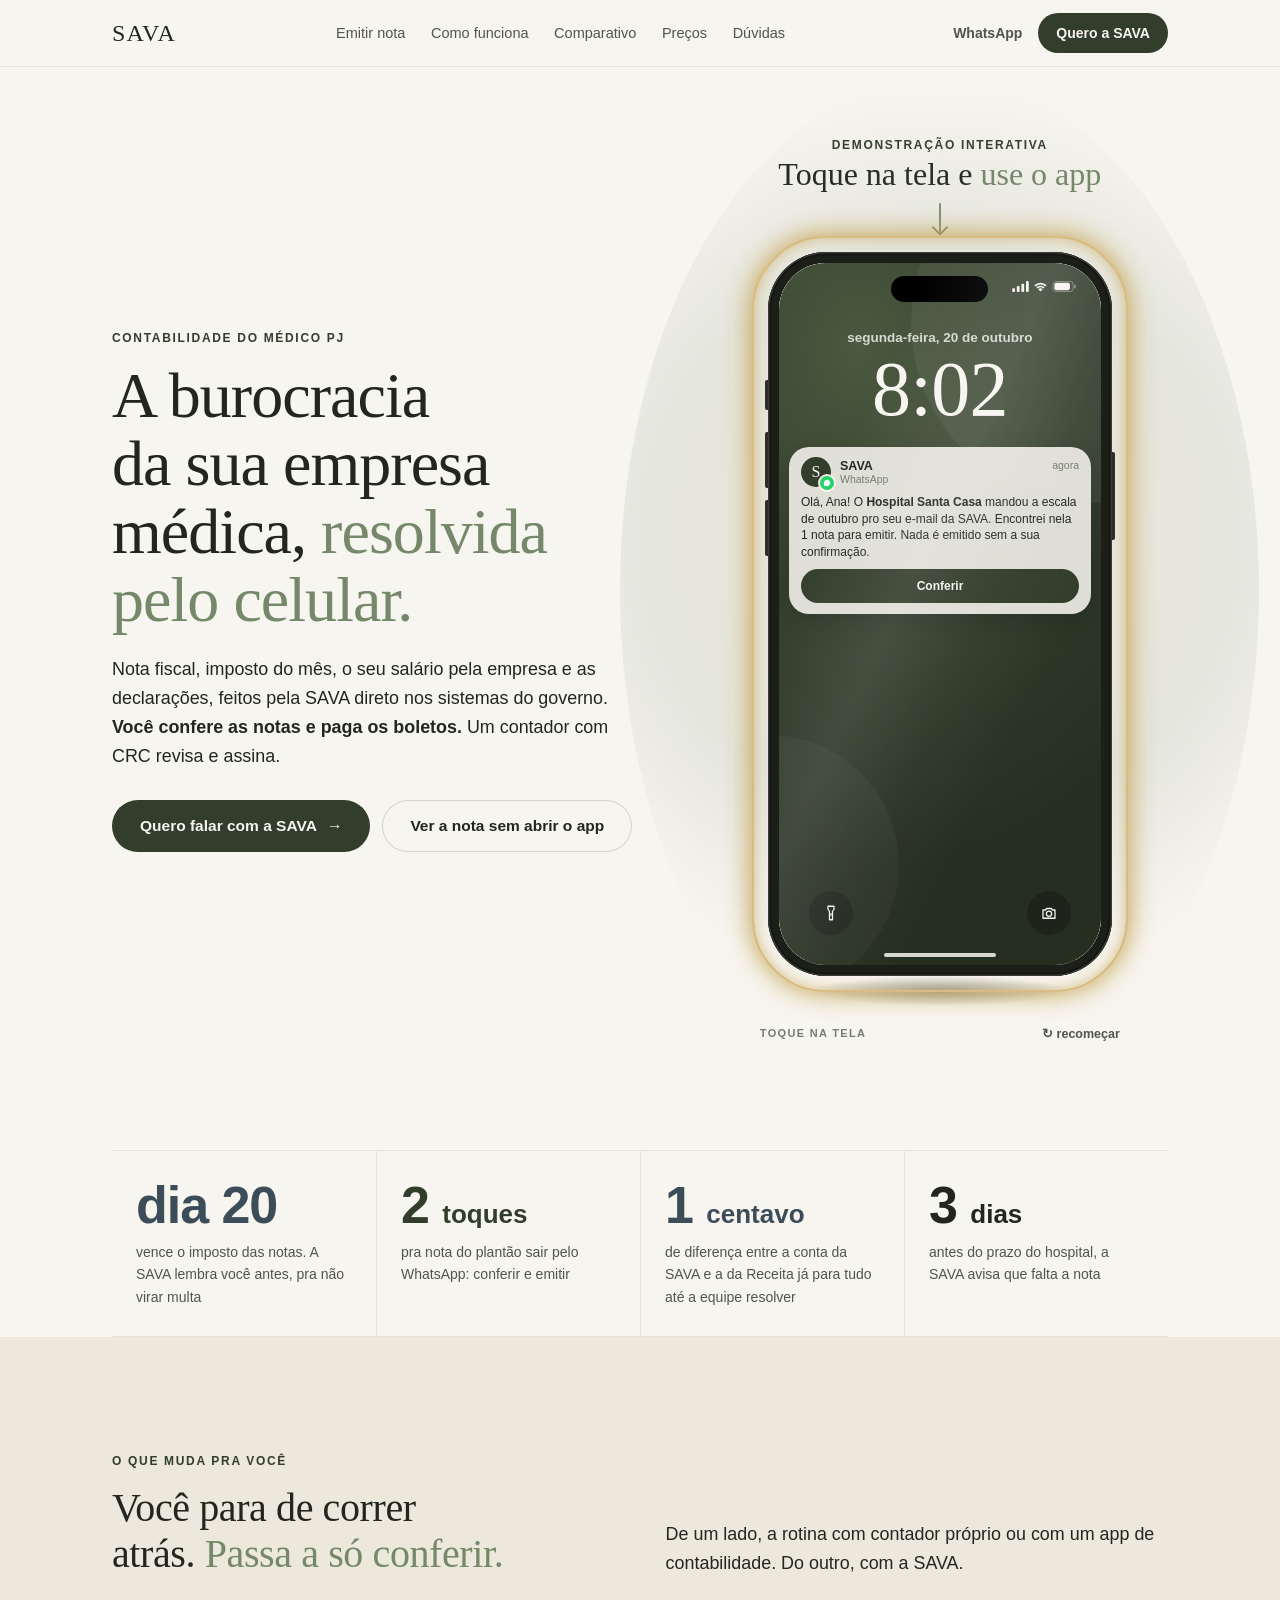
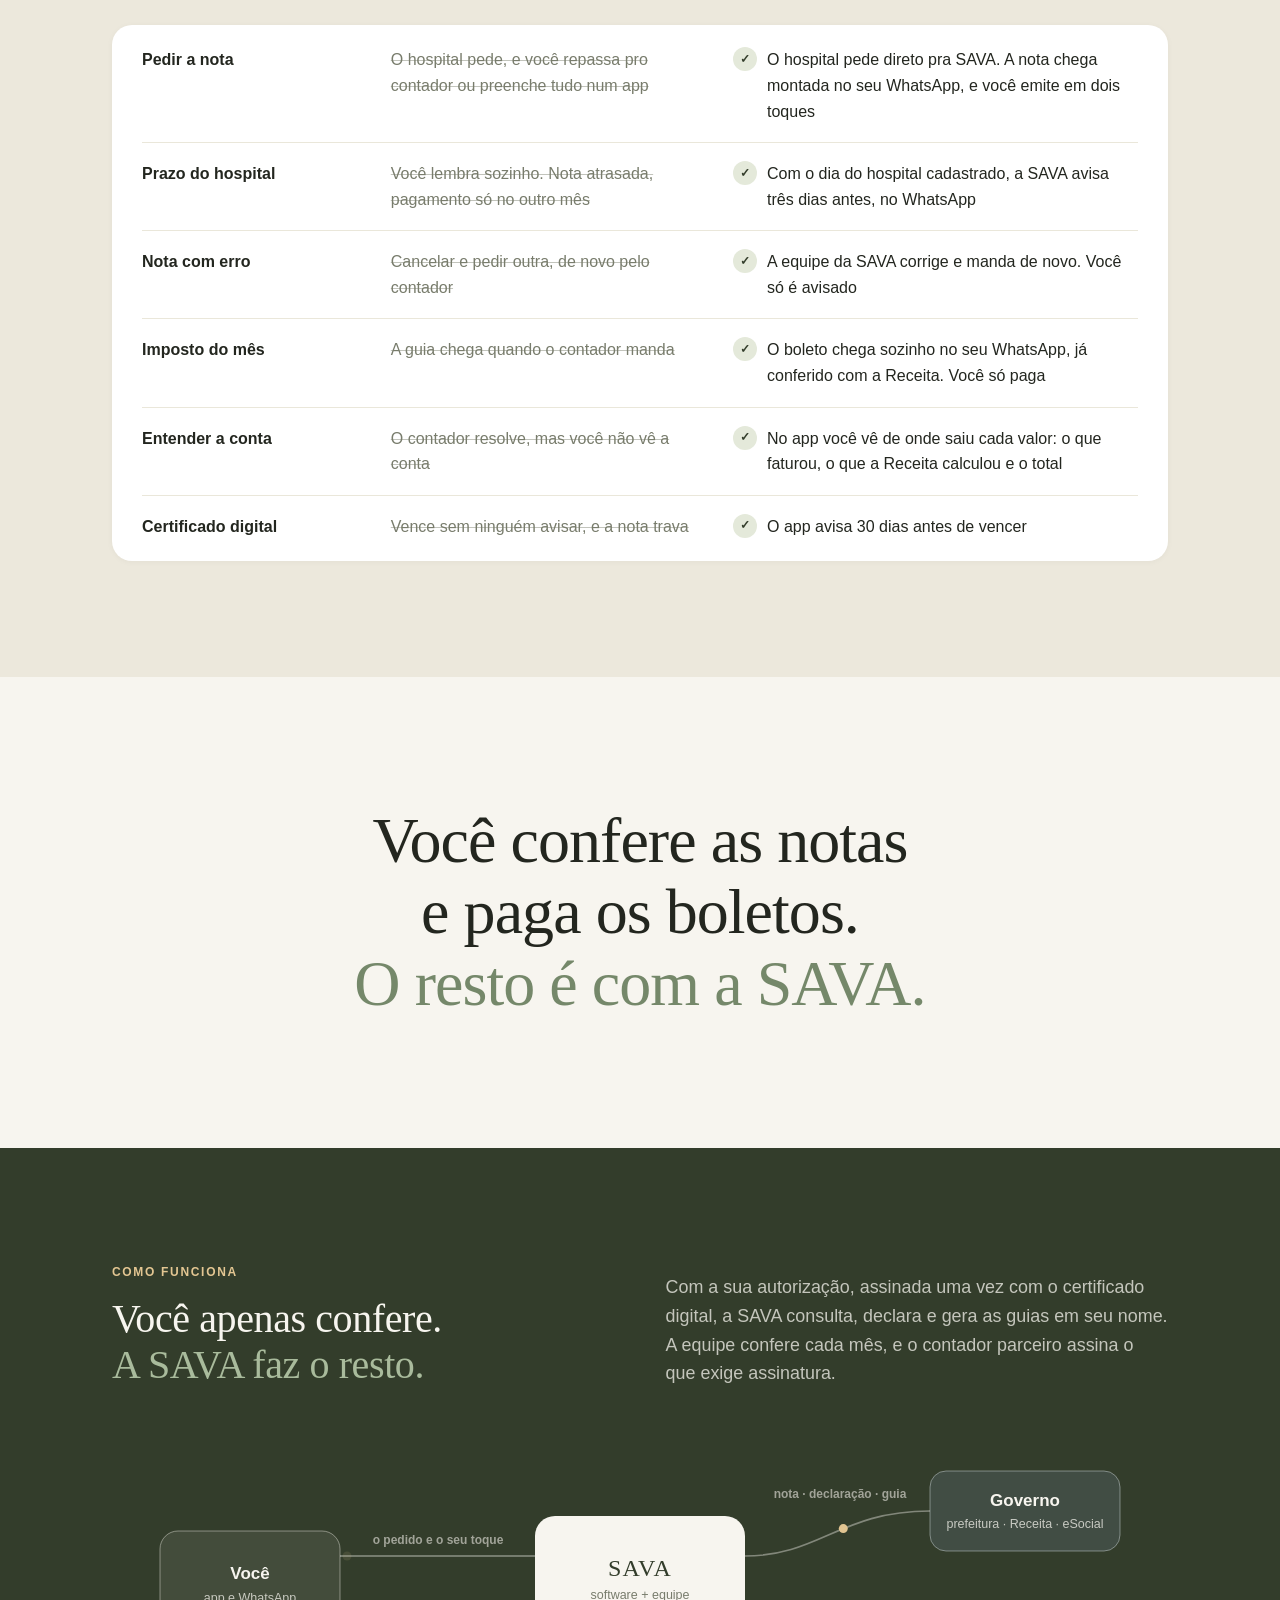
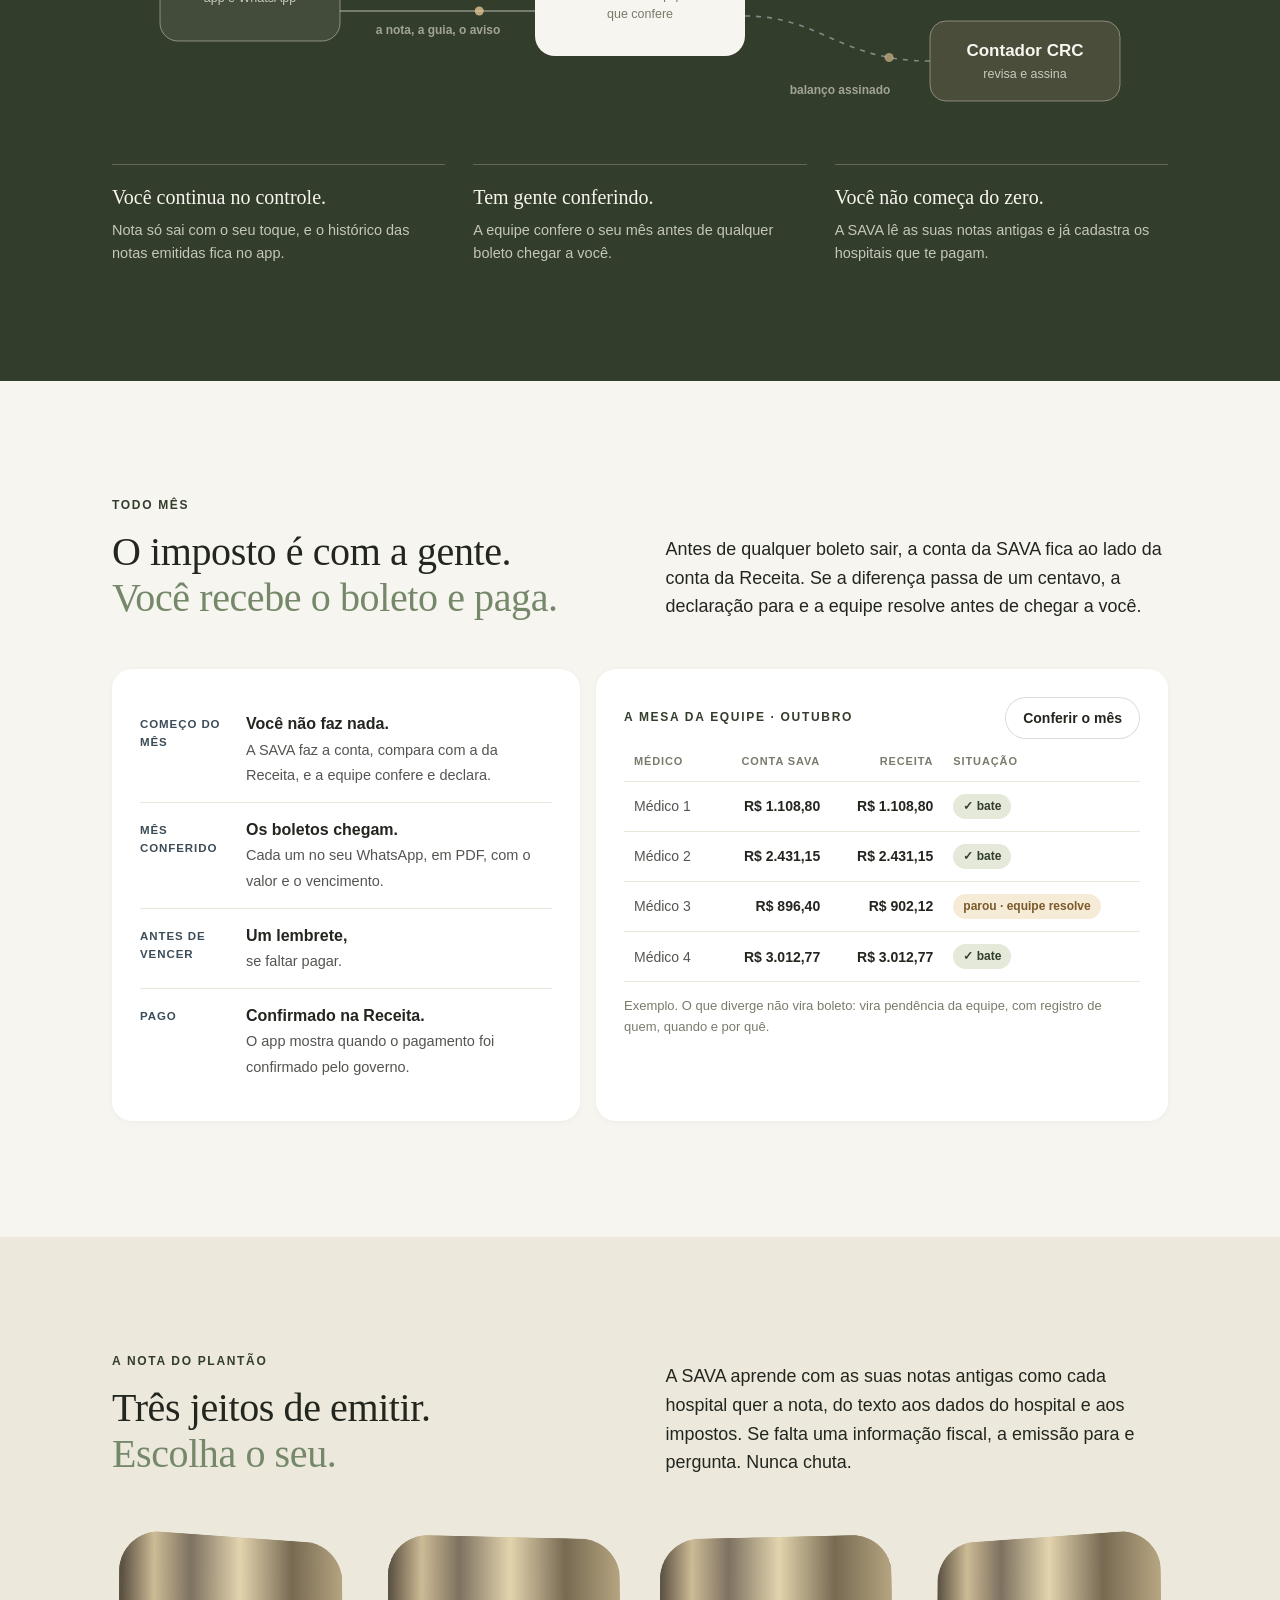
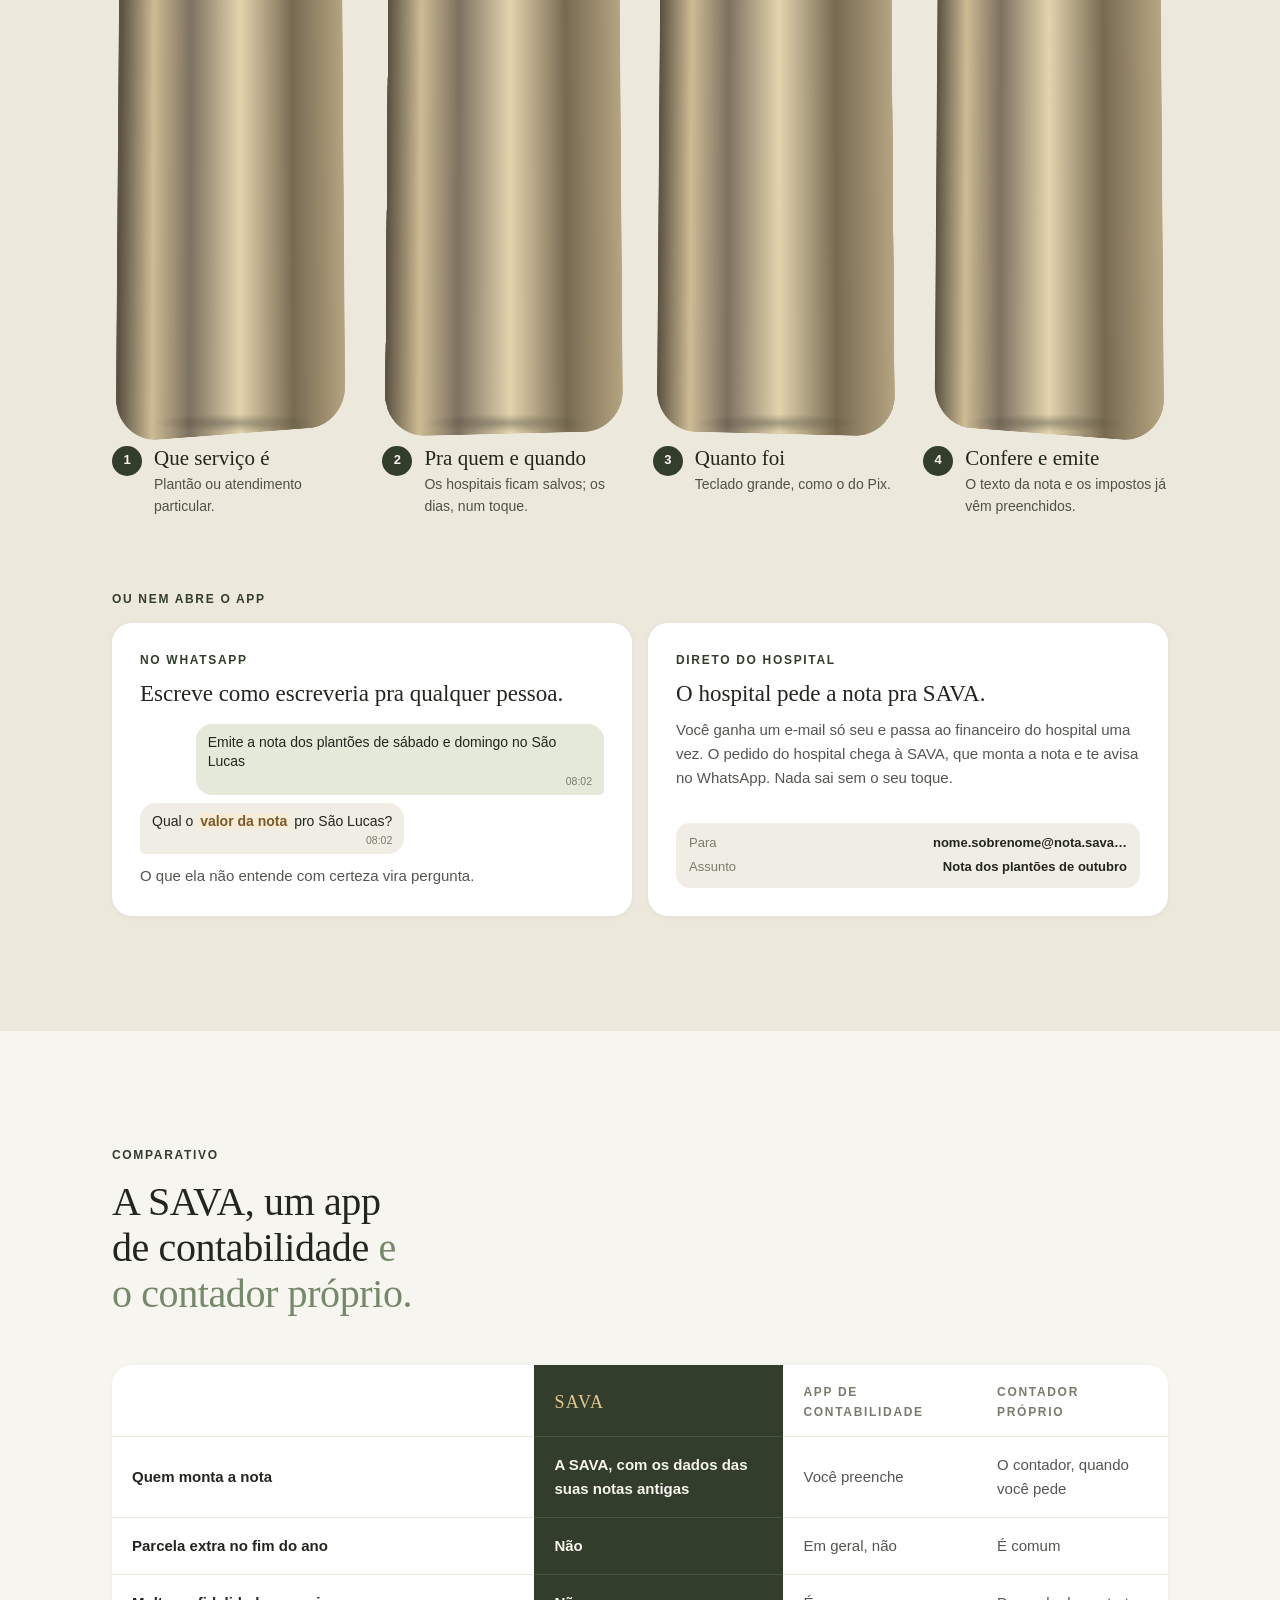
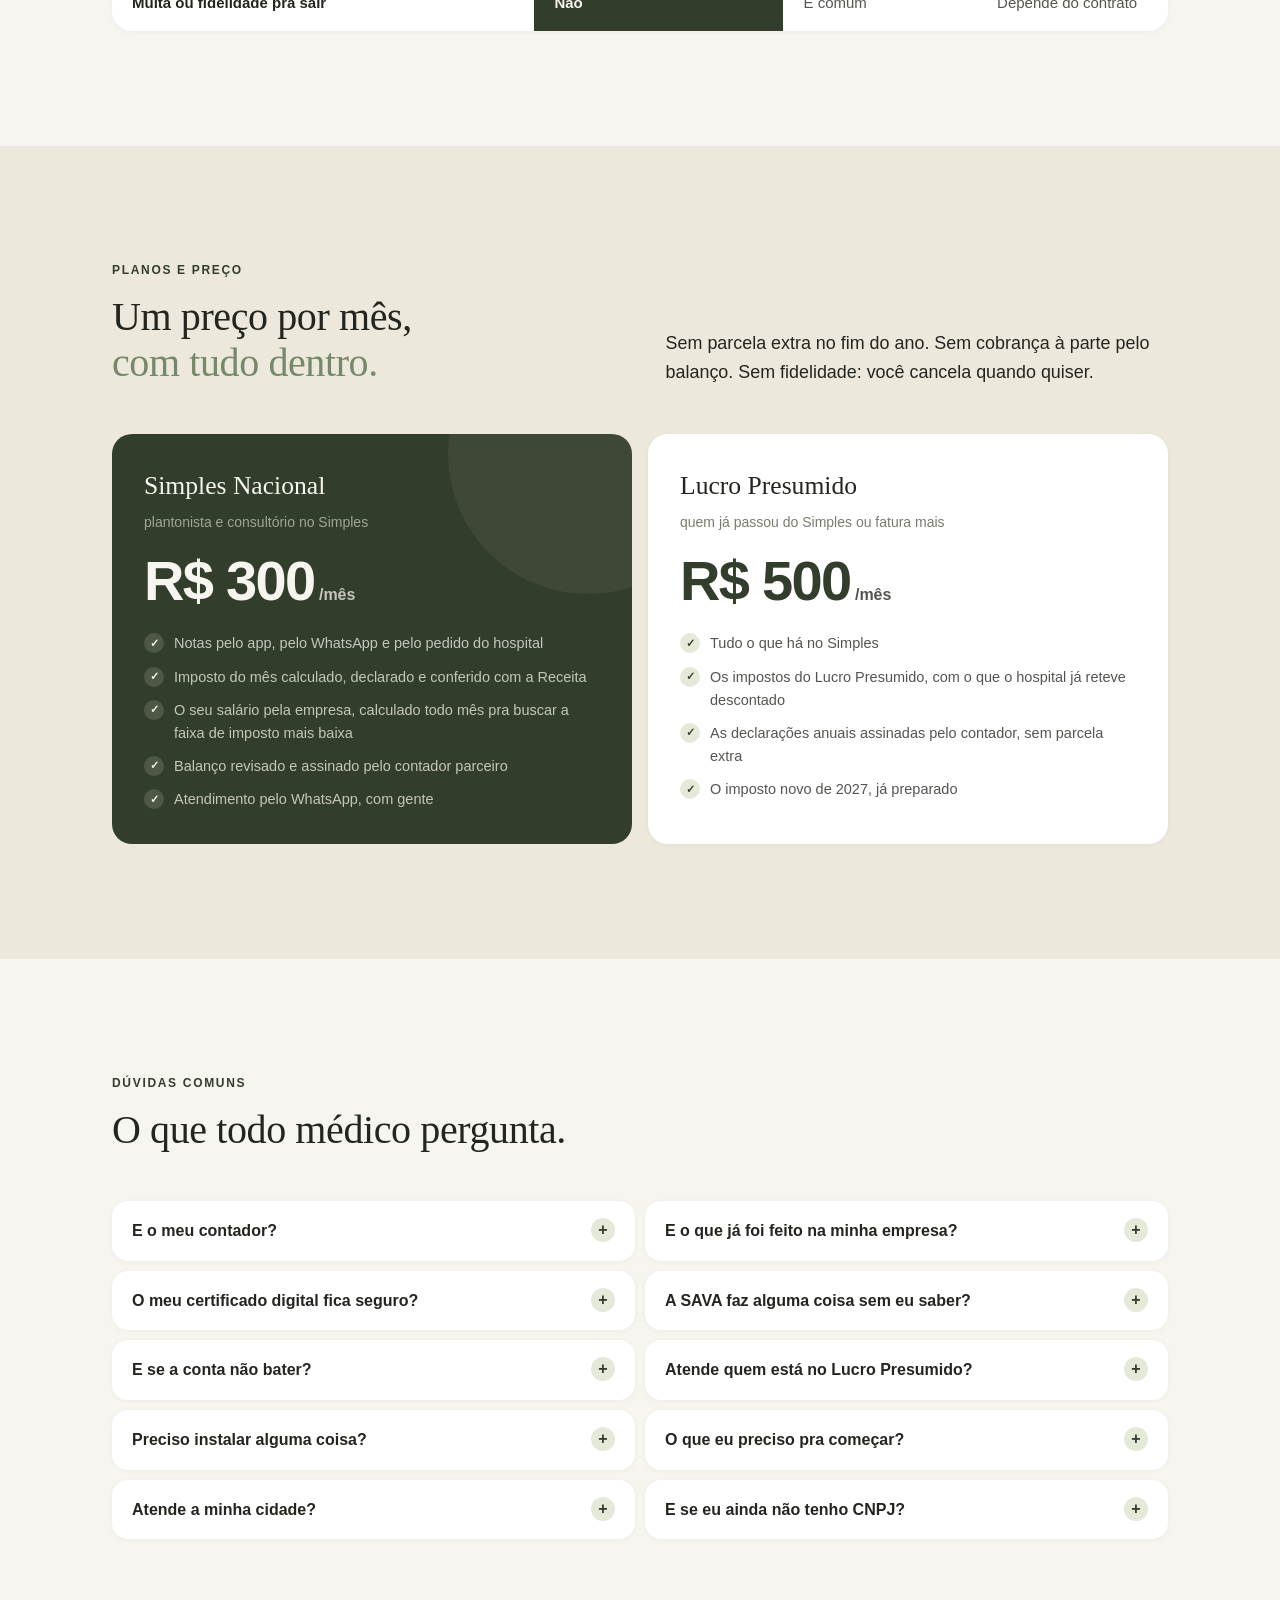
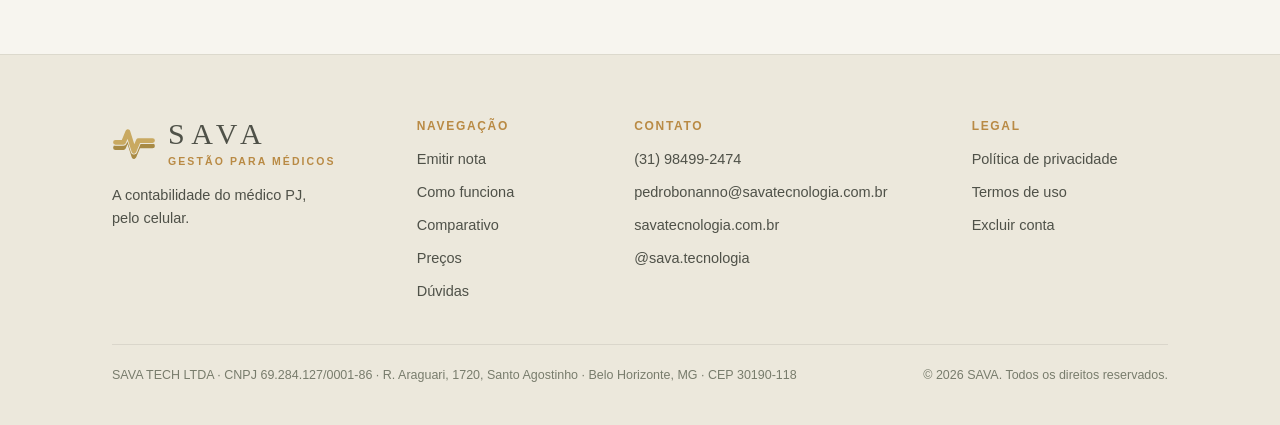
<file: index.html>
<!doctype html>
<html lang="pt-BR">
<head>
<meta charset="utf-8">
<meta name="viewport" content="width=device-width, initial-scale=1, viewport-fit=cover">
<title>SAVA · contabilidade do médico PJ, resolvida pelo celular</title>
<meta name="description" content="Nota fiscal, imposto, pró-labore e declarações da sua empresa médica, feitos pela SAVA direto nos sistemas do governo. Você confere as notas e paga os boletos.">
<meta name="theme-color" content="#F7F5EF">
<meta name="format-detection" content="telephone=no">
<link rel="canonical" href="https://savatecnologia.com.br/">
<meta property="og:type" content="website">
<meta property="og:title" content="SAVA · a burocracia da sua empresa médica, resolvida pelo celular">
<meta property="og:description" content="Você confere as notas e paga os boletos. O resto é com a SAVA. A partir de R$ 300 por mês.">
<meta property="og:locale" content="pt_BR">
<meta property="og:url" content="https://savatecnologia.com.br/">
<meta property="og:image" content="https://savatecnologia.com.br/img/og.jpg">
<meta property="og:image:width" content="1200">
<meta property="og:image:height" content="630">
<meta property="og:image:alt" content="Um iPhone bloqueado com a nota do plantão autorizada nas notificações da SAVA, ao lado da frase: a burocracia da sua empresa médica, resolvida pelo celular.">
<meta name="twitter:card" content="summary_large_image">
<link rel="icon" href="/favicon.svg" type="image/svg+xml">
<link rel="icon" href="/favicon.ico" sizes="any">
<link rel="apple-touch-icon" href="/apple-touch-icon.png">

<!--
  SITE OFICIAL (savatecnologia.com.br) desde 11/11/2026 — a landing do anúncio lp2 virou o site, com o menu e o
  rodapé que o site antigo tinha (pedido do Pedro). O site antigo está na tag site-antigo-2026-11-11. A landing
  do anúncio continua em lp2.savatecnologia.com.br (repo sava-landing-2): mudança de conteúdo vale pras duas.


  CONTEÚDO: os argumentos que mais vendem da apresentação comercial "SAVA para médicos"
  (outubro/2026) e do site savatecnologia.com.br, FILTRADOS pela lista do que o robô do
  Instagram não fala (sava/instagram/produto.md e MARCA.md, branch sava-motion) — decisão
  do Pedro em 22/10/2026. Fora: "erro nosso, multa nossa", substituir/trocar o contador,
  data de começo, número que não está nos fatos conferidos, "6%" sem "a partir de",
  dado da persona. A EXCEÇÃO é o preço: R$ 300 / R$ 500, o da apresentação, confirmado
  pelo Pedro.

  VISUAL: o design system do app (lina-ui/design/design.md e lina-ui/handoff-landing/),
  pedido do Felipe em 26/10/2026 no lugar do "palco escuro" da apresentação. Creme como
  fundo, sage-deep numa seção de peso (como funciona; a do formulário saiu em 12/11), serifa só em
  título, SAVA escrita na serifa como assinatura, sem mono, âmbar só onde é urgência ou
  a marca trabalhando. Paleta do app VERBATIM no primeiro :root.

  CONTATO: só pelo WhatsApp. A seção do formulário ("Deixa o médico praticar a medicina") saiu em 12/11/2026, a
  pedido do Pedro: o site não grava mais nada na tabela `inscricoes` da SAVA Gestão, e todo botão de "falar com a
  SAVA" abre a conversa (no computador, pela ponte /whatsapp.html). O formulário antigo está no histórico do git.
-->

<style>
/* Paleta do app — VERBATIM (sava/CLAUDE.md). Não editar. */
:root {
  --cream: #F7F5EF; --cream-deep: #ECE8DC; --fill: #EFEDE4;
  --ink: #23261F; --ink-soft: #787C6C;
  --sage: #75886A; --sage-deep: #333D2B; --sage-tint: #E4E9DA;
  --steel: #6E8291; --steel-deep: #3C4C58; --steel-tint: #E2E9EE;
  --dune: #8A7B63; --dune-tint: #EDE7DB;
  --rose: #A97583; --rose-deep: #6E4653; --rose-tint: #F0E2E6;
  --amber: #B98A44; --amber-deep: #7A5A2A; --amber-tint: #F6EBD7; --amber-light: #E3C692;
  --white: #FFFFFF;
  --serif: 'Iowan Old Style', 'Palatino Linotype', Georgia, serif;
  --sans: -apple-system, BlinkMacSystemFont, 'Segoe UI', Roboto, Helvetica, Arial, sans-serif;
}
/* Cromo e escala de web, de lina-ui/handoff-landing/assets/tokens/sava-landing.css e src/styles/tokens.css.
   Não são cor de domínio: hairline, sombra, a moldura do celular e o sálvia claro das ilustrações. */
:root {
  --hairline: rgba(35,38,32,.08); --list-hairline: #EAE7DA; --chip-border: #E5E2D5;
  --shadow-card: 0 1px 6px rgba(35,38,32,.04); --shadow-btn: 0 10px 31px rgba(35,38,32,.22);
  --bezel: #1c1e18; --sage-light: #A9BB9C;
  --t-hero: clamp(2.375rem, 5.6vw, 4rem);      /* 38 → 64px */
  --t-section: clamp(1.75rem, 3.4vw, 2.5rem);  /* 28 → 40px */
  --t-card: clamp(1.25rem, 1.8vw, 1.5rem);     /* 20 → 24px */
  --t-lead: clamp(1.0625rem, 1.4vw, 1.25rem);  /* 17 → 20px */
  --t-money: clamp(2rem, 4.4vw, 3.25rem);      /* 32 → 52px */
  --larg: 1120px; --largura-prosa: 40rem;
  color-scheme: light;
}
/* Texto nos dois fundos. Creme é o padrão; .escura é a seção cheia de sage-deep, que aparece duas vezes na
   página (design.md: cor cheia é rara, e é a raridade que a torna eficaz). O resto do CSS só usa estes nomes.
   .painel é sempre o cartão branco, então volta pro claro mesmo dentro de uma seção escura. */
:root, .painel {
  --texto: var(--ink);
  --texto-2: rgba(35,38,31,.78);  /* ink com um pouco do fundo: o ink-soft reprova o AA em corpo (3,93:1) */
  --texto-3: var(--ink-soft);     /* legenda e microcopy, como no app */
  --linha: rgba(35,38,32,.09); --linha-forte: rgba(35,38,32,.16);
  --acento: var(--sage);          /* a segunda metade dos títulos */
  --olho: var(--sage-deep);       /* eyebrow: a variante deep passa no AA em 12px, a pura não */
  --pilula-fundo: var(--sage-deep); --pilula-texto: var(--cream);
  --foco: var(--sage-deep);
}
.escura {
  background: var(--sage-deep); color: var(--cream);
  --texto: var(--cream); --texto-2: rgba(247,245,239,.74); --texto-3: rgba(247,245,239,.56);
  --linha: rgba(247,245,239,.12); --linha-forte: rgba(247,245,239,.24);
  --acento: var(--sage-light);
  --olho: var(--amber-light);
  --pilula-fundo: var(--cream); --pilula-texto: var(--sage-deep);
  --foco: var(--cream);
}

* { box-sizing: border-box; }
/* scroll-padding: o topo é fixo, então o salto pra uma seção para abaixo dele, não atrás. */
html { scroll-behavior: smooth; background: var(--cream); scroll-padding-top: 76px; }
@media (max-width: 899px) { html { scroll-padding-top: 60px; } }
body {
  margin: 0; background: var(--cream); color: var(--texto);
  font-family: var(--sans); font-size: 16px; line-height: 1.6;
  -webkit-font-smoothing: antialiased; -moz-osx-font-smoothing: grayscale; -webkit-text-size-adjust: 100%;
  overflow-x: hidden;
}
h1, h2, h3, p { margin: 0; }
img { display: block; max-width: 100%; height: auto; }
a { color: inherit; text-decoration: none; }
button, input, select { font: inherit; color: inherit; }
button { cursor: pointer; }
:focus-visible { outline: 2px solid var(--foco); outline-offset: 3px; border-radius: 8px; }
.num { font-variant-numeric: tabular-nums; }

.faixa { padding-left: max(16px, env(safe-area-inset-left, 0px)); padding-right: max(16px, env(safe-area-inset-right, 0px)); }
.miolo { max-width: var(--larg); margin-inline: auto; padding-inline: clamp(0px, 3vw, 32px); }
.cena { padding-block: clamp(64px, 9vw, 128px); }
/* Ritmo sem cor nova: creme, creme fundo, creme, e sage-deep nas duas seções de peso. */
.alterna { background: var(--cream-deep); }

/* Tipografia (design.md §5): serifa SÓ em título, sempre peso 500; todo o resto em sans. Sem mono: o sistema não tem. */
.olho { font-size: 12px; font-weight: 700; letter-spacing: .14em; text-transform: uppercase; color: var(--olho); margin-bottom: 14px; }
:is(h1, h2, h3):not(.app-real *) { font-family: var(--serif); font-weight: 500; text-wrap: balance; }
h2:not(.app-real *) { font-size: var(--t-section); line-height: 1.15; letter-spacing: -.01em; }
h3:not(.app-real *) { font-size: var(--t-card); line-height: 1.2; }
/* Lead em ink, não em ink-soft: numa landing ele é conteúdo, e a hierarquia vem do tamanho (sava-landing.css). */
.lead { font-size: var(--t-lead); line-height: 1.6; color: var(--texto); max-width: var(--largura-prosa); margin-top: 16px; }
.escura .lead { color: var(--texto-2); }
.lead strong { font-weight: 700; }
.fonte { font-size: 13px; color: var(--texto-3); margin-top: 14px; max-width: 72ch; }
.luz { color: var(--acento); }

/* Botão 100% pílula. Primário sage-deep com texto creme; na seção escura, inverte. Âmbar não é CTA: no app ele é urgência. */
.pilula {
  display: inline-flex; align-items: center; justify-content: center; gap: 10px;
  min-height: 52px; padding: 0 28px; border-radius: 999px; border: 0;
  font-weight: 700; font-size: 15.5px; white-space: nowrap;
  background: var(--pilula-fundo); color: var(--pilula-texto);
  transition: transform .2s cubic-bezier(.2,.8,.2,1), box-shadow .2s ease;
}
@media (hover: hover) { .pilula:hover { box-shadow: var(--shadow-btn); transform: translateY(-1px); } }
.pilula:active { transform: scale(.98); }
.pilula.contorno { background: transparent; color: var(--texto); box-shadow: inset 0 0 0 1px var(--linha-forte); }
.pilula.contorno:hover { box-shadow: inset 0 0 0 1px var(--sage); transform: none; }
.pilula[disabled] { opacity: .55; cursor: default; transform: none; box-shadow: none; }
.pilula .seta { transition: transform .2s; }
@media (hover: hover) { .pilula:hover .seta { transform: translateX(3px); } }

/* Cartão branco do sistema: radius 20, sombra quase nenhuma, sem borda. */
.painel { background: var(--white); color: var(--texto); border-radius: 20px; padding: clamp(18px, 2.4vw, 28px); box-shadow: var(--shadow-card); }

/* Entrada: o conteúdo já está visível em repouso; ao chegar na tela ele só sobe um pouco. */
.ver.chegou { animation: sobe .6s cubic-bezier(.2,.8,.2,1) both; }
@keyframes sobe { from { transform: translateY(16px); } to { transform: none; } }
@keyframes respira { 0%,100% { opacity: .55; transform: scale(.97); } 50% { opacity: 1; transform: scale(1.04); } }
@keyframes pisca { 0%,100% { opacity: .45; } 50% { opacity: 1; } }

/* ---------------------------------------------------------------- topo */
/* Sóbrio, no creme, com a assinatura tipográfica: SAVA na serifa do sistema, peso 500, tracking 0,05em
   (handoff-landing/assets/logo/LEIA-ME.md, opção 1). Cor mora no conteúdo, nunca no cromo. */
.topo {
  position: sticky; top: 0; z-index: 30;
  padding-top: calc(env(safe-area-inset-top, 0px) + 12px); padding-bottom: 12px;
  background: rgba(247,245,239,.86); -webkit-backdrop-filter: saturate(1.4) blur(14px); backdrop-filter: saturate(1.4) blur(14px);
  border-bottom: 1px solid var(--hairline);
}
.topo .miolo { display: flex; align-items: center; justify-content: space-between; gap: 12px; }
.marca { font-family: var(--serif); font-weight: 500; font-size: 24px; letter-spacing: .05em; line-height: 1; color: var(--texto); }
@media (max-width: 560px) { .marca { font-size: 20px; } }
.topo-acoes { display: flex; align-items: center; gap: 8px; }
.topo .pilula { min-height: 40px; padding: 0 18px; font-size: 14px; }
.topo .zap-link { font-size: 14px; font-weight: 600; color: var(--texto-2); padding: 10px 8px; }
.topo .zap-link:hover { color: var(--texto); }
@media (max-width: 560px) { .topo .zap-link { display: none; } }
/* Menu do site (veio do site antigo, 11/11/2026). No computador fica entre a marca e os botões; no tablet desce pra
   uma segunda linha; no celular vira o botão de menu, mais abaixo. */
.menu { display: flex; align-items: center; gap: clamp(14px, 2vw, 28px); }
.menu a { font-size: 14.5px; font-weight: 500; color: var(--texto-2); white-space: nowrap; padding: 8px 0; transition: color .15s; }
.menu a:hover, .menu a[aria-current] { color: var(--texto); }
.menu a:focus-visible { outline: 2px solid var(--foco); outline-offset: 4px; border-radius: 4px; }
.menu .menu-cta, .menu-botao, .menu-fundo { display: none; }
@media (min-width: 900px) and (max-width: 1023px) {
  .topo .miolo { flex-wrap: wrap; row-gap: 4px; }
  .menu { order: 3; flex: 1 0 100%; gap: 20px; }
  .menu a { font-size: 14px; padding: 6px 0 2px; }
}
/* O CELULAR (12/11/2026: "perfeito pra quem abrir no celular"). O topo fica numa linha só, marca e botão de menu; as
   seções abrem num painel que desce do topo, com linhas altas pro dedo. O "Quero a SAVA" do topo sai aqui: no celular
   quem faz esse papel é o botão do hero e, depois dele, a barra fixa de baixo (um chamado por tela, não dois). */
@media (max-width: 899px) {
  .topo { padding-top: calc(env(safe-area-inset-top, 0px) + 6px); padding-bottom: 6px; }
  .topo.aberto { background: var(--cream); }
  .topo-acoes .pilula, .topo .zap-link { display: none; }
  .topo .marca { display: inline-flex; align-items: center; min-height: 44px; padding-right: 12px; }
  .menu-botao {
    display: grid; align-content: center; justify-items: center; gap: 6px; width: 44px; height: 44px; margin-right: -10px;
    border: 0; border-radius: 50%; background: none; color: var(--texto); -webkit-tap-highlight-color: transparent;
  }
  .menu-botao span { display: block; width: 22px; height: 2px; border-radius: 2px; background: currentColor; transition: transform .25s cubic-bezier(.2,.8,.2,1); }
  .topo.aberto .menu-botao span:nth-child(1) { transform: translateY(4px) rotate(45deg); }
  .topo.aberto .menu-botao span:nth-child(2) { transform: translateY(-4px) rotate(-45deg); }
  .menu {
    position: absolute; left: 0; right: 0; top: 100%; z-index: 2; display: grid; gap: 0;
    padding: 4px calc(max(16px, env(safe-area-inset-right, 0px)) + 3vw) calc(22px + env(safe-area-inset-bottom, 0px)) calc(max(16px, env(safe-area-inset-left, 0px)) + 3vw);
    max-height: calc(100vh - 56px); max-height: calc(100dvh - 56px); overflow-y: auto; overscroll-behavior: contain;
    background: var(--cream); border-top: 1px solid var(--hairline); box-shadow: 0 30px 40px -24px rgba(35,38,32,.35);
    visibility: hidden; opacity: 0; transform: translateY(-10px);
    transition: opacity .2s, transform .25s cubic-bezier(.2,.8,.2,1), visibility 0s .25s;
  }
  .topo.aberto .menu { visibility: visible; opacity: 1; transform: none; transition-delay: 0s; }
  .menu a:not(.pilula) {
    display: flex; align-items: center; justify-content: space-between; min-height: 60px; padding: 0 2px;
    font-family: var(--serif); font-size: 24px; font-weight: 500; color: var(--texto); border-bottom: 1px solid var(--linha);
  }
  .menu a:not(.pilula)::after { content: "→"; font-family: var(--sans); font-size: 17px; color: var(--texto-3); }
  .menu a:not(.pilula):active { color: var(--acento); }
  .menu .menu-cta { display: inline-flex; width: 100%; min-height: 52px; margin-top: 20px; padding: 0 28px; font-size: 16px; color: var(--pilula-texto); }
  .menu-fundo { display: block; position: absolute; left: 0; right: 0; top: 100%; height: 100vh; height: 100dvh; z-index: 1; background: rgba(35,38,32,.42); touch-action: none; animation: fundoEntra .2s both; }
  .menu-fundo[hidden] { display: none; }
  html.menu-aberto { overflow: hidden; }
  html.menu-aberto .barra { transform: translateY(110%); opacity: 0; pointer-events: none; }
}
@keyframes fundoEntra { from { opacity: 0; } to { opacity: 1; } }

/* ---------------------------------------------------------------- hero */
.capa { padding-block: clamp(28px, 5vw, 72px) clamp(56px, 8vw, 100px); overflow-x: clip; }
.capa .miolo { display: grid; grid-template-columns: minmax(0, 1.08fr) minmax(0, .92fr); gap: clamp(32px, 5vw, 72px); align-items: center; }
@media (max-width: 900px) { .capa .miolo { grid-template-columns: minmax(0, 1fr); } }
.capa h1 { font-size: var(--t-hero); line-height: 1.06; letter-spacing: -.015em; }
.capa .lead { margin-top: 22px; }
.hero-acoes { display: flex; flex-wrap: wrap; gap: 12px; margin-top: 30px; }
@media (max-width: 520px) { .hero-acoes .pilula { width: 100%; } }

/* O iPhone do hero, em 3D de CSS. A espessura é uma pilha de camadas (--t); frente e costas são faces com
   backface-visibility. A tela é HTML de verdade. Arrastar gira; sozinho, ele chega e PARA num ângulo leve
   (design.md §6: objetos não se movem, objetos brilham — o que muda depois da entrada é a luz no vidro). */
.demo { position: relative; scroll-margin-top: 80px; }
/* Halo respirando atrás do aparelho = objeto vivo. É o .halo do kit da landing: sálvia com um fio de âmbar. */
.demo::before {
  content: ""; position: absolute; inset: -6% -20%; border-radius: 50%; pointer-events: none;
  background: radial-gradient(circle at 50% 45%, rgba(185,138,68,.14), rgba(117,136,106,.14) 45%, transparent 70%);
  animation: respira 4.5s ease-in-out infinite;
}
.palco3d {
  --k: 1;
  position: relative; height: calc(760px * var(--k)); perspective: 1800px; perspective-origin: 50% 40%;
  touch-action: pan-y; -webkit-user-select: none; user-select: none;
}
.escala { position: absolute; left: 50%; top: 0; width: 344px; height: 724px; margin-left: -172px; transform: scale(var(--k)); transform-origin: 50% 0; transform-style: preserve-3d; }
/* Em preserve-3d a caixa do próprio .escala é um plano em z=0 que concorre no teste de clique com os filhos. O
   iPhone inclina uns graus pra trás, então a METADE DE CIMA da tela fica atrás desse plano e o clique ia pro
   .escala, não pro botão (era o "não consigo escolher o São Lucas"). Só a tela recebe clique; o resto deixa passar
   pro palco, que é quem gira. */
.escala, .iphone, .frente { pointer-events: none; }
.escala .tela { pointer-events: auto; }
.iphone {
  --r: 58px; --t: 7px;
  position: absolute; inset: 0; transform-style: preserve-3d;
  transform: none; /* reto e parado (11/11/2026) */
  will-change: transform;
}
/* Grafite, a partir do --bezel dos mockups do app: o aparelho é moldura, quem tem cor é a tela. */
.camada {
  position: absolute; inset: 0; border-radius: var(--r);
  background: linear-gradient(90deg, #5a5041, #cdbb95 14%, #7d7160 30%, #e3d4ae 52%, #776a52 76%, #b5a480); /* champanhe, como na lp (11/11/2026) */
  transform: translateZ(var(--z));
}
.frente, .costas { position: absolute; inset: 0; border-radius: var(--r); -webkit-backface-visibility: hidden; backface-visibility: hidden; }
/* Só a tela recebe toque. Carcaça, costas e botões deixam o evento passar pro palco (que é quem gira). */
.camada, .costas, .botao-lado { pointer-events: none; }
.frente { transform: translateZ(calc(var(--t) + .5px)); background: var(--bezel); padding: 11px; box-shadow: inset 0 0 0 1.5px #3a3c35, inset 0 0 0 3px #111210; }
.costas {
  transform: rotateY(180deg) translateZ(calc(var(--t) + .5px));
  background: radial-gradient(120% 90% at 30% 20%, #3d4037, #26281f 55%, var(--bezel));
  box-shadow: inset 0 0 0 2px rgba(247,245,239,.12), inset 0 0 40px rgba(0,0,0,.45);
}
.camera { position: absolute; top: 20px; left: 20px; width: 132px; height: 136px; border-radius: 38px; background: linear-gradient(145deg, rgba(255,255,255,.10), rgba(255,255,255,.02)); box-shadow: inset 0 0 0 1px rgba(255,255,255,.12), 0 3px 10px rgba(0,0,0,.5); }
.lente { position: absolute; width: 52px; height: 52px; border-radius: 50%; background: radial-gradient(circle at 40% 38%, #3b4a5c 0 10%, #0b0f14 22%, #151a20 46%, #050607 60%); box-shadow: 0 0 0 4px #2c2e28, 0 0 0 5px rgba(255,255,255,.18), 0 4px 8px rgba(0,0,0,.6); }
.lente.l1 { top: 12px; left: 12px; } .lente.l2 { top: 72px; left: 12px; } .lente.l3 { top: 42px; left: 70px; }
.flash { position: absolute; top: 14px; right: 16px; width: 14px; height: 14px; border-radius: 50%; background: radial-gradient(circle, #f2efe4, #9a9888); }
.costas .marca { position: absolute; left: 0; right: 0; top: 50%; margin-top: -15px; text-align: center; font-size: 30px; letter-spacing: .08em; color: rgba(247,245,239,.5); }
/* Botões laterais: planos virados 90°, encostados na borda. */
.botao-lado { position: absolute; width: calc(var(--t) * 2); background: linear-gradient(#7d8075, #3a3c35); border-radius: 3px; }
.botao-lado.esq { left: 0; transform: translateX(-50%) rotateY(-90deg) translateZ(2px); }
.botao-lado.dir { right: 0; transform: translateX(50%) rotateY(90deg) translateZ(2px); }
.tela { position: relative; width: 100%; height: 100%; border-radius: calc(var(--r) - 11px); overflow: hidden; background: var(--cream); display: flex; flex-direction: column; }
.reflexo { position: absolute; inset: 0; pointer-events: none; z-index: 4; border-radius: inherit; background: linear-gradient(115deg, transparent 35%, rgba(255,255,255,.10) 46%, rgba(255,255,255,.03) 54%, transparent 62%); background-size: 260% 100%; background-position: var(--luz, 50%) 0; }
/* A tela do iPhone é o app REAL: o HTML e o CSS das telas da main (o <style id="app-real"> e os <template id="tela-*">,
   gerados por montar-telas.mjs a partir do build de produção), no tamanho do app (390x844) e escalados pro vidro deste
   aparelho (322 de largura). O vidro é a moldura: a do app sai.
   NITIDEZ (12/11/2026, "qualidade de imagem muito ruim"): o encolhimento é `zoom`, não `transform: scale`. Com zoom o
   navegador refaz o layout e desenha o texto já no tamanho final; com scale ele pintava a tela em 390px e reduzia a
   imagem, e o texto saía borrado. */
/* `isolation: isolate` faz o que o transform fazia de graça: as camadas do app (a barra de abas tem z-index alto) ficam
   presas dentro dele. Sem isso a barra do app passava por cima da tela de bloqueio e roubava o toque do "Abrir o app". */
.tela .app-real { position: absolute; left: 0; top: 0; width: 390px; height: 844px; zoom: .82564; isolation: isolate; }
/* O aparelho do topo é reto e parado (11/11/2026), então não precisa mais ser montado em 3D: perspectiva, camadas
   de espessura e `will-change` faziam o Chrome pintar o vidro como imagem numa camada própria (mais borrão). Plano,
   com os botões laterais como traços. Os iPhones em leque da seção da nota continuam em 3D. */
#palco3d { perspective: none; }
#palco3d .escala, #palco3d .iphone { transform-style: flat; will-change: auto; }
#palco3d .camada, #palco3d .costas { display: none; }
#palco3d .frente { transform: none; -webkit-backface-visibility: visible; backface-visibility: visible; }
#palco3d .botao-lado { transform: none; width: 4px; border-radius: 2px 0 0 2px; background: #2b2d27; }
#palco3d .botao-lado.esq { left: -3px; }
#palco3d .botao-lado.dir { right: -3px; border-radius: 0 2px 2px 0; }
.tela .app-real .phone { border-radius: 0; box-shadow: none; }
.tela .app-real .phone[hidden] { display: none; }
.app-real .phone-icones { display: inline-flex; align-items: center; gap: 5px; }
.app-real [data-href] { cursor: pointer; }
.aviso-app { position: absolute; left: 50%; top: 52px; z-index: 7; transform: translate(-50%, -8px); background: var(--ink); color: var(--cream); font-size: 12.5px; font-weight: 650; padding: 8px 14px; border-radius: 999px; white-space: nowrap; opacity: 0; pointer-events: none; transition: opacity .25s, transform .25s; }
.aviso-app.ver-aviso { opacity: 1; transform: translate(-50%, 0); }
/* O convite pra usar o app (Pedro, 22/10: "algo bem maior mostrando que a tela é interativa"), em três peças que
   somem juntas no primeiro toque (.demo.usado): o título em cima do aparelho, a mão parada sobre "Emitir nota" com
   a onda saindo do dedo, e a pílula "Toque na tela". Nada se mexe de lugar: o que pulsa é luz (onda e anel da
   pílula), e o halo atrás. Com o pendente do app, são quatro fontes de luz na dobra (teto do sistema: ~5). */
.chamada-app { text-align: center; margin-bottom: 6px; transition: opacity .4s; }
.chamada-app .olho { margin-bottom: 6px; }
.chamada-titulo { font-family: var(--serif); font-weight: 500; font-size: clamp(24px, 2.6vw, 32px); line-height: 1.1; text-wrap: balance; }
.seta-baixo { width: 22px; height: 36px; margin: 10px auto 0; color: var(--sage); }
/* Os anéis dourados pulsando em volta do aparelho, como na lp (Pedro, 11/11/2026: "essas margens brilhando nessa
   mesma cor"). A mão sobre o botão saiu no mesmo dia. */
.anel {
  position: absolute; left: 50%; top: 0; width: 344px; height: 724px; margin-left: -172px; transform: scale(var(--k)); transform-origin: 50% 0;
  pointer-events: none; z-index: 7; transition: opacity .4s;
}
.anel::before, .anel::after { content: ""; position: absolute; inset: -16px; border-radius: 74px; border: 2.5px solid #D9BC82; box-shadow: 0 0 24px rgba(201,169,97,.7), inset 0 0 14px rgba(201,169,97,.4); animation: ping 2.4s ease-out infinite; }
/* O dourado da lp (amber-light) foi feito pro fundo escuro; no creme ele some, então o traço é um tom acima e o halo
   mais forte, pra continuar lendo como "brilhando". */
.anel::after { animation-delay: 1.2s; }
@keyframes ping { 0% { transform: scale(1); opacity: 1; } 100% { transform: scale(1.07); opacity: 0; } }
.demo.usado .chamada-app, .demo.usado .anel { opacity: 0; pointer-events: none; }
.demo.usado .chamada-app { visibility: hidden; }
/* ---------------------------------------------------------------- o iPhone bloqueado */
/* A feature principal numa cena: a nota sai sem abrir o app. O aparelho fica na tela de bloqueio e a nota inteira
   acontece nas notificações da conversa da SAVA no WhatsApp. O fundo é a cor cheia rara do sistema (sage-deep, com os
   círculos da carteirinha), o pulso dourado é a marca trabalhando (design.md §8) e a autorizada chega com o selo
   (recompensa: halo e faísca). O app real fica embaixo; destravar é a opção. */
.bloqueio {
  position: absolute; inset: 0; z-index: 3; overflow: hidden; color: var(--cream);
  background: radial-gradient(130% 75% at 25% 12%, #4A5940, var(--sage-deep) 55%, #262E20);
  transition: transform .55s cubic-bezier(.2,.8,.2,1), opacity .45s;
}
.bloqueio::before, .bloqueio::after { content: ""; position: absolute; border-radius: 50%; pointer-events: none; background: rgba(247,245,239,.05); }
.bloqueio::before { width: 360px; height: 360px; right: -170px; top: -120px; }
.bloqueio::after { width: 260px; height: 260px; left: -140px; bottom: -30px; background: rgba(247,245,239,.035); }
.bloqueio.destravado { transform: translateY(-100%); opacity: 0; pointer-events: none; }
.bloq-ilha { position: absolute; top: 13px; left: 50%; width: 97px; height: 26px; margin-left: -48.5px; border-radius: 15px; background: #000; z-index: 2; }
.bloq-status { position: absolute; top: 18px; right: 24px; display: inline-flex; gap: 4px; align-items: center; }
.bloq-data { position: relative; margin-top: 64px; text-align: center; font-size: 13.5px; font-weight: 600; color: rgba(247,245,239,.82); }
.bloq-hora { position: relative; text-align: center; font-family: var(--serif); font-weight: 500; font-size: 78px; line-height: 1; letter-spacing: -.01em; margin-top: 2px; }
.bloq-pilha { position: absolute; left: 10px; right: 10px; top: 184px; display: flex; flex-direction: column; gap: 8px; }
.bloq-redondo { position: absolute; bottom: 30px; width: 44px; height: 44px; border-radius: 50%; display: grid; place-items: center; background: rgba(20,22,17,.38); -webkit-backdrop-filter: blur(10px); backdrop-filter: blur(10px); }
.bloq-redondo.lanterna { left: 30px; } .bloq-redondo.foto { right: 30px; }
.bloq-barra { position: absolute; bottom: 8px; left: 50%; width: 112px; height: 4px; margin-left: -56px; border-radius: 4px; background: rgba(247,245,239,.85); }
.bloq-abrir {
  position: absolute; bottom: 34px; left: 0; right: 0; width: fit-content; margin-inline: auto; z-index: 2; /* centrado sem transform: a animação de entrada termina em transform: none */
  min-height: 36px; padding: 0 16px; border: 0; border-radius: 999px; white-space: nowrap;
  font-size: 13px; font-weight: 700; background: var(--cream); color: var(--sage-deep);
  box-shadow: 0 8px 24px rgba(0,0,0,.25); animation: notifEntra .5s cubic-bezier(.2,.8,.2,1) both;
}
.bloq-abrir[hidden] { display: none; }
/* O convite pra tocar no "Abrir o app" (Pedro, 11/11/2026: "algo indicando pra pessoa clicar nele"): os mesmos anéis
   dourados que pulsam em volta do aparelho, a seta subindo de leve e uma frase curta em cima. Sem mão. */
.bloq-abrir::before, .bloq-abrir::after { content: ""; position: absolute; inset: -5px; border-radius: 999px; border: 2px solid #E3C692; box-shadow: 0 0 14px rgba(227,198,146,.7); pointer-events: none; animation: pingAbrir 2s ease-out infinite; }
.bloq-abrir::after { animation-delay: 1s; }
@keyframes pingAbrir { 0% { transform: scale(1); opacity: 1; } 100% { transform: scale(1.22, 1.6); opacity: 0; } }
.bloq-abrir .seta-abrir { display: inline-block; margin-left: 2px; animation: setaAbrir 1.4s ease-in-out infinite; }
@keyframes setaAbrir { 0%, 100% { transform: translateY(1px); } 50% { transform: translateY(-3px); } }
.bloq-dica {
  position: absolute; bottom: 82px; left: 0; right: 0; z-index: 2; text-align: center; pointer-events: none;
  font-size: 12.5px; font-weight: 700; letter-spacing: .02em; color: #E3C692; text-shadow: 0 1px 8px rgba(0,0,0,.45);
  animation: notifEntra .5s cubic-bezier(.2,.8,.2,1) .25s both;
}
.bloq-abrir[hidden] + .bloq-dica { display: none; }

/* As notificações: vidro creme sobre a cor cheia, como as do iPhone; o remetente é a SAVA, no WhatsApp. */
.notif {
  background: rgba(247,245,239,.88); -webkit-backdrop-filter: blur(18px) saturate(1.3); backdrop-filter: blur(18px) saturate(1.3);
  color: var(--ink); border-radius: 20px; padding: 10px 12px 11px; box-shadow: 0 8px 24px rgba(0,0,0,.18);
  animation: notifEntra .5s cubic-bezier(.2,.8,.2,1) both; transition: opacity .3s;
}
@keyframes notifEntra { from { opacity: 0; transform: translateY(-14px) scale(.97); } to { opacity: 1; transform: none; } }
.notif.recolhida { opacity: .72; padding-bottom: 9px; }
.notif.recolhida .notif-campos, .notif.recolhida .notif-desc, .notif.recolhida .notif-botoes, .notif.recolhida .notif-anexos { display: none; }
.notif.recolhida .notif-txt { white-space: nowrap; overflow: hidden; text-overflow: ellipsis; margin-top: 5px; }
.notif-cab { display: flex; align-items: center; gap: 9px; }
.notif-av { position: relative; flex: none; width: 30px; height: 30px; border-radius: 50%; display: grid; place-items: center; background: var(--sage-deep); color: var(--cream); font-family: var(--serif); font-size: 16px; }
.notif-av .zap { position: absolute; right: -3px; bottom: -3px; width: 14px; height: 14px; border-radius: 50%; display: grid; place-items: center; background: #25D366; box-shadow: 0 0 0 2px rgba(247,245,239,.95); }
.notif-quem { flex: 1; min-width: 0; font-size: 12.5px; font-weight: 700; line-height: 1.15; }
.notif-quem small { display: block; font-size: 10.5px; font-weight: 500; color: var(--ink-soft); }
.notif-hora { align-self: flex-start; font-size: 10.5px; color: var(--ink-soft); }
.notif-txt { margin-top: 7px; font-size: 12px; line-height: 1.38; }
.notif-txt b { font-weight: 700; }
.notif-campos { display: grid; gap: 2px; margin-top: 4px; font-size: 11.5px; }
.notif-campos div { display: flex; justify-content: space-between; gap: 10px; }
.notif-campos span { color: var(--ink-soft); }
.notif-campos b { font-weight: 650; text-align: right; }
.notif-campos .grana { font-weight: 800; font-variant-numeric: tabular-nums; }
.notif-desc { margin-top: 7px; padding: 7px 9px; border-radius: 12px; background: rgba(35,38,31,.055); font-size: 10.5px; line-height: 1.38; }
.notif-desc span { display: block; margin-bottom: 2px; font-size: 9px; font-weight: 700; letter-spacing: .07em; text-transform: uppercase; color: var(--ink-soft); }
.notif-botoes { display: flex; gap: 6px; margin-top: 9px; }
.notif-botoes button { flex: 1; min-height: 34px; padding: 0 10px; border: 0; border-radius: 999px; font-size: 12px; font-weight: 700; background: var(--sage-deep); color: var(--cream); transition: transform .15s, opacity .2s; }
.notif-botoes button.fantasma { flex: none; background: rgba(35,38,31,.07); color: var(--ink); }
.notif-botoes button:disabled { opacity: .45; cursor: default; }
.notif-botoes button.apertado { transform: scale(.95); }
.notif-anexos { display: flex; gap: 6px; margin-top: 8px; }
.notif-anexos span { display: inline-flex; align-items: center; gap: 6px; padding: 6px 9px 6px 6px; border-radius: 10px; background: rgba(35,38,31,.06); font-size: 10.5px; font-weight: 600; }
.notif-anexos i { font-style: normal; font-size: 8px; font-weight: 800; letter-spacing: .04em; padding: 3px 4px; border-radius: 4px; background: var(--sage-deep); color: var(--cream); }
/* O selo verde de check do app, pequeno, com o halo (objeto vivo) e a faísca (recompensa). */
.notif-selo { position: relative; flex: none; width: 30px; height: 30px; border-radius: 50%; display: grid; place-items: center; color: #233420; font-size: 15px; font-weight: 800; background: radial-gradient(circle at 35% 30%, var(--sage-light), var(--sage)); }
.notif-selo::before { content: ""; position: absolute; inset: -7px; border-radius: 50%; background: radial-gradient(circle, rgba(117,136,106,.45), transparent 70%); animation: respira 4.5s ease-in-out infinite; z-index: -1; }
.notif-selo svg { position: absolute; right: -7px; top: -8px; width: 13px; height: 13px; animation: twinkle 5s ease-in-out infinite 1.2s; opacity: 0; }
/* A espera, como as linhas de espera do app (components/Espera.jsx): o pulso bate ao lado do texto; quando a
   resposta chega, ele assenta no S, o S se apaga e fica a frase no passado. */
.bloq-espera { align-self: center; display: inline-flex; align-items: center; gap: 9px; min-height: 32px; padding: 6px 14px 6px 12px; border-radius: 999px; background: rgba(20,22,17,.42); -webkit-backdrop-filter: blur(14px); backdrop-filter: blur(14px); font-size: 11.5px; font-weight: 600; animation: notifEntra .4s cubic-bezier(.2,.8,.2,1) both; }
.bloq-espera .pulso { flex: none; }
/* O pulso, como em Pulso.css da frente ui: a caixa é a do traço, o desenho transborda; o tom é o dourado da 2E. */
.pulso { display: block; overflow: visible; flex-shrink: 0; }
.pulso.tom-dourado {
  --p-linha: var(--amber); --p-halo: var(--amber); --p-nucleo: var(--amber-tint); --p-ponta: var(--amber-deep); --p-repouso: var(--amber);
  --p-frente-1: var(--amber-light); --p-frente-2: var(--amber); --p-tras-1: var(--amber); --p-tras-2: var(--amber-deep);
}
.sombra-fone { position: absolute; left: 50%; bottom: calc(6px * var(--k)); width: calc(260px * var(--k)); height: calc(30px * var(--k)); margin-left: calc(-130px * var(--k)); border-radius: 50%; background: radial-gradient(closest-side, rgba(35,38,32,.42), transparent); transform: scaleX(var(--larg-sombra, 1)); pointer-events: none; }
.demo-rodape { display: flex; justify-content: space-between; align-items: center; gap: 12px; max-width: 360px; margin: 6px auto 0; font-size: 12px; color: var(--texto-3); }
.demo-rodape .dica-giro { font-size: 11px; font-weight: 700; letter-spacing: .12em; text-transform: uppercase; }
.demo-rodape button { white-space: nowrap; background: none; border: 0; color: var(--texto-2); font-size: 12.5px; font-weight: 600; padding: 6px 0; }
.demo-rodape button:hover { color: var(--texto); }

/* ---------------------------------------------------------------- números */
/* Número é dinheiro de autoridade: sans 800, tabular. A cor diz o domínio, como no app: prazo e guia em aço
   (Obrigações), nota em sálvia (Financeiro). */
.numeros { display: grid; grid-template-columns: repeat(4, minmax(0, 1fr)); gap: 0; border-block: 1px solid var(--linha); }
@media (max-width: 820px) { .numeros { grid-template-columns: repeat(2, minmax(0, 1fr)); } }
.numero { padding: 28px clamp(12px, 2vw, 24px); border-left: 1px solid var(--linha); }
.numero:first-child { border-left: 0; }
@media (max-width: 820px) { .numero:nth-child(3) { border-left: 0; } .numero:nth-child(n+3) { border-top: 1px solid var(--linha); } }
.numero .v { font-size: var(--t-money); font-weight: 800; letter-spacing: -.02em; line-height: 1; font-variant-numeric: tabular-nums; }
.numero .v small { font-size: .5em; letter-spacing: 0; }
.numero .v.financeiro { color: var(--sage-deep); }
.numero .v.obrigacao { color: var(--steel-deep); }
.numero .r { font-size: 14px; color: var(--texto-2); margin-top: 10px; }

/* ---------------------------------------------------------------- antes e depois */
.cab-cena { display: grid; grid-template-columns: minmax(0, 1fr) minmax(0, 1fr); gap: clamp(20px, 4vw, 64px); align-items: end; margin-bottom: clamp(28px, 4vw, 48px); }
@media (max-width: 860px) { .cab-cena { grid-template-columns: minmax(0, 1fr); } }
.cab-cena .lead { margin-top: 0; }
/* Lista sem borda de card, dentro de um cartão branco: separação por hairline. O "depois" leva o check num círculo
   tintado cheio (design.md §6: contorno vazio não existe no sistema). */
.troca { background: var(--white); border-radius: 20px; box-shadow: var(--shadow-card); padding: 4px clamp(16px, 2.6vw, 30px); }
.troca-linha { display: grid; grid-template-columns: minmax(0, .7fr) minmax(0, 1fr) minmax(0, 1.3fr); gap: clamp(12px, 2.4vw, 32px); padding: 18px 0; border-top: 1px solid var(--list-hairline); align-items: start; }
.troca-linha:first-child { border-top: 0; }
.troca-linha .tema { font-weight: 700; }
.troca-linha .antes { color: var(--texto-3); text-decoration: line-through; text-decoration-color: rgba(120,124,108,.45); }
.troca-linha .depois { display: grid; grid-template-columns: 24px minmax(0, 1fr); gap: 10px; }
.troca-linha .depois::before { content: "✓"; width: 24px; height: 24px; border-radius: 50%; display: grid; place-items: center; background: var(--sage-tint); color: var(--sage-deep); font-weight: 800; font-size: 12px; }
@media (max-width: 760px) { .troca-linha { grid-template-columns: minmax(0, 1fr); gap: 6px; } }

.linha-acao { display: flex; flex-wrap: wrap; justify-content: space-between; align-items: center; gap: 12px; margin-bottom: 14px; }
.linha-acao .olho { margin: 0; }
.mini { min-height: 42px; padding: 0 18px; font-size: 14px; }

/* ---------------------------------------------------------------- o lema (B11) */
/* Serifa 500 no tamanho do hero, centrada, quebrando onde o pensamento quebra. A palavra apagada é a tinta a 30%; a
   acesa, a cor cheia; a segunda frase acende em sálvia. A troca é de cor (luz), na curva do sistema. */
.lema-cena { padding-block: clamp(80px, 11vw, 128px); }
.lema-grande {
  max-width: 11.5em; margin-inline: auto; text-align: center; text-wrap: balance;
  font-family: var(--serif); font-weight: 500; font-size: var(--t-hero); line-height: 1.12; letter-spacing: -.015em;
}
.lema-grande .luz { display: block; }
.lema-grande .palavra { color: rgba(35,38,31,.3); transition: color .5s cubic-bezier(.2,.8,.2,1); }
.lema-grande .palavra.acento { color: rgba(117,136,106,.32); }
.lema-grande .palavra.acesa { color: var(--ink); }
.lema-grande .palavra.acento.acesa { color: var(--sage); }

/* ---------------------------------------------------------------- como funciona (seção escura 1 de 2) */
.fluxo-wrap { overflow-x: auto; margin-top: 8px; }
.fluxo { width: 100%; min-width: 640px; max-width: 1000px; display: block; margin-inline: auto; }
.fluxo .no rect { fill: rgba(247,245,239,.05); stroke: var(--linha-forte); }
.fluxo .no.medico rect { fill: rgba(247,245,239,.08); stroke: rgba(247,245,239,.42); }
/* A SAVA é o único nó cheio, em creme, com a assinatura na serifa. Governo em aço (Obrigações), contador em duna (a empresa). */
.fluxo .no.sava rect { fill: var(--cream); stroke: none; }
.fluxo .no.gov rect { fill: rgba(110,130,145,.24); stroke: rgba(226,233,238,.42); }
.fluxo .no.crc rect { fill: rgba(138,123,99,.26); stroke: rgba(237,231,219,.42); }
.fluxo text { fill: var(--texto); font-family: var(--sans); }
.fluxo .tt { font-weight: 700; font-size: 17px; }
.fluxo .no.sava .tt { fill: var(--sage-deep); font-family: var(--serif); font-weight: 500; font-size: 24px; letter-spacing: .05em; }
.fluxo .ts { fill: var(--texto-2); font-size: 12.5px; }
.fluxo .no.sava .ts { fill: var(--ink-soft); }
.fluxo .rot { fill: var(--texto-3); font-size: 12px; font-weight: 600; }
.fluxo path { fill: none; stroke-width: 1.6; }
.fluxo .c1 { stroke: rgba(247,245,239,.45); } .fluxo .c2 { stroke: rgba(247,245,239,.4); } .fluxo .c3 { stroke: rgba(191,203,212,.55); stroke-dasharray: 5 6; }
/* O que corre pelos caminhos é o dourado do pulso: a marca trabalhando (design.md §8, terceiro papel do âmbar). */
.fluxo .gota { fill: var(--amber-light); }
/* No celular o desenho fica em pé (Você em cima, SAVA no meio, governo e contador embaixo): deitado, com 640px de
   largura mínima, ele rolava de lado e aparecia cortado. */
.fluxo.fluxo-v { display: none; min-width: 0; max-width: 380px; }
@media (max-width: 719px) {
  .fluxo-wrap { overflow: visible; }
  .fluxo:not(.fluxo-v) { display: none; }
  .fluxo.fluxo-v { display: block; }
}
.tres { display: grid; grid-template-columns: repeat(3, minmax(0, 1fr)); gap: clamp(16px, 2.4vw, 28px); margin-top: 28px; }
@media (max-width: 820px) { .tres { grid-template-columns: minmax(0, 1fr); } }
.tres div { border-top: 1px solid var(--linha-forte); padding-top: 16px; }
.tres b { display: block; font-family: var(--serif); font-weight: 500; font-size: 20px; }
.tres span { display: block; color: var(--texto-2); font-size: 14.5px; margin-top: 6px; }

/* ---------------------------------------------------------------- o mês */
.mes { display: grid; grid-template-columns: minmax(0, .9fr) minmax(0, 1.1fr); gap: 16px; }
@media (max-width: 960px) { .mes { grid-template-columns: minmax(0, 1fr); } }
.linha-tempo { list-style: none; margin: 0; padding: 0; display: grid; }
.linha-tempo li { display: grid; grid-template-columns: 92px minmax(0, 1fr); gap: 14px; padding: 14px 0; border-top: 1px solid var(--list-hairline); }
.linha-tempo li:first-child { border-top: 0; }
/* Prazo é Obrigações: aço. */
.linha-tempo .q { font-size: 11.5px; font-weight: 700; letter-spacing: .08em; text-transform: uppercase; color: var(--steel-deep); padding-top: 4px; }
.linha-tempo b { display: block; font-weight: 700; }
.linha-tempo span { color: var(--texto-2); font-size: 14.5px; }
.conferencia { overflow-x: auto; }
.conferencia table { width: 100%; min-width: 440px; border-collapse: collapse; font-size: 14px; }
.conferencia th { text-align: left; font-size: 11px; letter-spacing: .08em; text-transform: uppercase; color: var(--texto-3); font-weight: 700; padding: 0 10px 10px; border-bottom: 1px solid var(--list-hairline); }
.conferencia td { padding: 12px 10px; border-bottom: 1px solid var(--list-hairline); color: var(--texto-2); }
.conferencia td.r, .conferencia th.r { text-align: right; font-variant-numeric: tabular-nums; white-space: nowrap; }
.conferencia td.r { color: var(--texto); font-weight: 800; }
/* Os estados falam a língua do app: bate = sálvia, conferindo = aço (processo em andamento), parou = âmbar (atenção). */
.estado { display: inline-flex; align-items: center; gap: 6px; font-size: 12px; font-weight: 700; padding: 3px 10px; border-radius: 999px; white-space: nowrap; color: var(--ink-soft); background: var(--fill); }
.estado.ok { color: var(--sage-deep); background: var(--sage-tint); }
.estado.para { color: var(--amber-deep); background: var(--amber-tint); }
.estado.conferindo { color: var(--steel-deep); background: var(--steel-tint); animation: pisca 1s ease-in-out infinite; }

/* ---------------------------------------------------------------- nota */
.jeitos { display: grid; grid-template-columns: repeat(2, minmax(0, 1fr)); gap: 16px; }
@media (max-width: 760px) { .jeitos { grid-template-columns: minmax(0, 1fr); } }
.jeito { display: grid; grid-template-rows: auto auto 1fr; gap: 10px; }
/* Os três passos da nota: três iPhones em leque, parados. O ângulo de cada um é a única "animação". */
.tres-fones { display: grid; grid-template-columns: repeat(4, minmax(0, 1fr)); gap: clamp(10px, 2vw, 28px); align-items: start; }
@media (max-width: 900px) {
  .tres-fones { grid-template-columns: none; grid-auto-flow: column; grid-auto-columns: min(78vw, 330px); overflow-x: auto; scroll-snap-type: x mandatory; padding: 10px 4px 16px; margin-inline: -4px; scrollbar-width: none; }
  .tres-fones::-webkit-scrollbar { display: none; }
  .fone-passo { scroll-snap-align: center; }
}
.fone-passo { margin: 0; }
.palco-mini { --k: .9; position: relative; height: calc(744px * var(--k)); perspective: 1600px; perspective-origin: 50% 35%; }
.palco-mini .escala { top: 10px; }
.palco-mini .iphone { transform: rotateY(0); }
.palco-mini::after { content: ""; position: absolute; left: 50%; bottom: 0; width: calc(240px * var(--k)); height: calc(26px * var(--k)); margin-left: calc(-120px * var(--k)); border-radius: 50%; background: radial-gradient(closest-side, rgba(35,38,32,.32), transparent); pointer-events: none; }
.fone-passo figcaption { display: flex; gap: 12px; align-items: flex-start; margin: 14px auto 0; max-width: 300px; }
.fone-passo .n { flex: none; width: 30px; height: 30px; border-radius: 50%; display: grid; place-items: center; font-size: 13px; font-weight: 800; color: var(--cream); background: var(--sage-deep); }
/* Só a legenda. `.fone-passo b` sem o figcaption pegava também o texto do app clonado no iPhone: nome de hospital
   e "R$ 4.200,00" saíam em serifa de 21px (valor em serifa é o erro nº 2 da varredura do kit). */
.fone-passo figcaption b { display: block; font-family: var(--serif); font-weight: 500; font-size: 21px; line-height: 1.2; }
.fone-passo figcaption small { display: block; color: var(--texto-2); font-size: 14px; margin-top: 2px; }
.jeito .tag { font-size: 12px; font-weight: 700; letter-spacing: .14em; text-transform: uppercase; color: var(--olho); }
.jeito p { color: var(--texto-2); font-size: 15px; }
.bolha { align-self: end; display: grid; gap: 8px; margin-top: 6px; }
/* Conversa no claro: o médico em sálvia tintado, a SAVA no preenchimento neutro. */
.msg { max-width: 88%; padding: 9px 12px 6px; border-radius: 16px; font-size: 14px; line-height: 1.4; }
.msg.eu { justify-self: end; background: var(--sage-tint); border-bottom-right-radius: 5px; }
.msg.sava { justify-self: start; background: var(--fill); border-bottom-left-radius: 5px; }
.msg .h { display: block; text-align: right; font-size: 10.5px; color: var(--ink-soft); margin-top: 2px; font-variant-numeric: tabular-nums; }
.msg mark { background: var(--amber-tint); color: var(--amber-deep); font-weight: 700; border-radius: 4px; padding: 0 3px; }
.ficha { background: var(--fill); border-radius: 14px; padding: 10px 13px; margin-top: 6px; font-size: 13px; display: grid; gap: 3px; }
.ficha div { display: flex; justify-content: space-between; gap: 12px; }
.ficha span { color: var(--ink-soft); }
.ficha b { font-weight: 650; text-align: right; }

/* ---------------------------------------------------------------- preço */
.planos { display: grid; grid-template-columns: repeat(2, minmax(0, 1fr)); gap: 16px; }
@media (max-width: 760px) { .planos { grid-template-columns: minmax(0, 1fr); } }
.plano { position: relative; overflow: hidden; border-radius: 20px; padding: clamp(22px, 2.8vw, 32px); background: var(--white); box-shadow: var(--shadow-card); display: grid; gap: 4px; align-content: start; }
/* O plano forte é o cartão contrastante do sistema: sage-deep, com o círculo translúcido da carteirinha. */
.plano.escura { background: var(--sage-deep); box-shadow: none; }
.plano.escura::before { content: ""; position: absolute; width: 280px; height: 280px; right: -96px; top: -120px; border-radius: 50%; background: rgba(247,245,239,.06); pointer-events: none; }
.plano > * { position: relative; }
.plano .nome { font-family: var(--serif); font-weight: 500; font-size: clamp(22px, 2vw, 28px); }
.plano .quem { font-size: 14px; color: var(--texto-3); }
.plano .preco { font-size: clamp(42px, 4.4vw, 56px); font-weight: 800; letter-spacing: -.03em; line-height: 1.05; margin-top: 14px; font-variant-numeric: tabular-nums; color: var(--sage-deep); }
.plano.escura .preco { color: var(--cream); }
.plano .preco small { font-size: 16px; font-weight: 600; color: var(--texto-2); letter-spacing: 0; }
.plano ul { list-style: none; margin: 18px 0 0; padding: 0; display: grid; gap: 10px; }
.plano li { display: grid; grid-template-columns: 20px minmax(0, 1fr); gap: 10px; font-size: 14.5px; color: var(--texto-2); }
.plano li::before { content: "✓"; width: 20px; height: 20px; margin-top: 1px; border-radius: 50%; display: grid; place-items: center; font-size: 11px; font-weight: 800; background: var(--sage-tint); color: var(--sage-deep); }
.plano.escura li::before { background: rgba(247,245,239,.14); color: var(--cream); }

/* ---------------------------------------------------------------- dúvidas */
/* Os dois cartões de cada linha têm a mesma altura (stretch): com `align-items: start`, uma resposta curta ao lado de
   uma longa deixava um buraco embaixo e quebrava a simetria (Pedro, 22/10). */
.duvidas { display: grid; grid-template-columns: repeat(2, minmax(0, 1fr)); gap: 10px; }
@media (max-width: 860px) { .duvidas { grid-template-columns: minmax(0, 1fr); } }
.duvidas details { border-radius: 16px; background: var(--white); box-shadow: var(--shadow-card); }
.duvidas summary { cursor: pointer; padding: 17px 20px; font-weight: 650; list-style: none; display: flex; justify-content: space-between; gap: 12px; min-height: 44px; }
.duvidas summary::-webkit-details-marker { display: none; }
.duvidas summary::after { content: "+"; flex: none; width: 24px; height: 24px; border-radius: 50%; display: grid; place-items: center; background: var(--sage-tint); color: var(--sage-deep); font-weight: 800; line-height: 1; }
.duvidas details[open] summary::after { content: "−"; }
.duvidas details p { padding: 0 20px 18px; color: var(--texto-2); font-size: 14.5px; }

/* ---------------------------------------------------------------- rodapé e barra fixa */
/* Rodapé do site oficial (11/11/2026), no desenho do site antigo: logo + frase, três colunas (navegação, contato,
   legal) e a faixa da razão social. O logo é o do site e do app: o traço de pulso dourado, com a linha do meio
   na cor do fundo pra dar o efeito de corte. */
.rodape { background: var(--cream-deep); border-top: 1px solid var(--hairline); padding-block: clamp(48px, 6vw, 64px) calc(110px + env(safe-area-inset-bottom, 0px)); font-size: 14.5px; color: var(--texto-3); }
.rodape a { color: var(--texto-2); transition: color .15s; }
.rodape a:hover { color: var(--texto); }
.rodape-grade { display: grid; grid-template-columns: minmax(0, 1.25fr) minmax(0, .85fr) minmax(0, 1.4fr) minmax(0, .9fr); gap: 40px 32px; }
.rodape-marca { display: grid; gap: 14px; align-content: start; }
.logo { display: inline-flex; align-items: center; gap: 12px; color: var(--texto); }
.logo svg { width: 44px; height: 44px; flex: none; }
.logo .nome { display: grid; gap: 4px; }
.logo .nome b { font-family: var(--serif); font-weight: 500; font-size: 30px; letter-spacing: .22em; line-height: 1; }
.logo .nome small { font-size: 10.5px; font-weight: 700; letter-spacing: .2em; text-transform: uppercase; color: var(--amber); }
.rodape-marca p { color: var(--texto-2); max-width: 26ch; text-wrap: pretty; }
.vh { position: absolute; width: 1px; height: 1px; margin: -1px; overflow: hidden; clip: rect(0 0 0 0); white-space: nowrap; }
.rodape-col h3 { font-family: var(--sans); font-size: 12px; font-weight: 700; letter-spacing: .14em; text-transform: uppercase; color: var(--amber); margin-bottom: 14px; }
.rodape-col ul { list-style: none; margin: 0; padding: 0; display: grid; gap: 10px; }
.rodape-col a { overflow-wrap: anywhere; }
.rodape-base .junto { white-space: nowrap; }
.rodape-base { display: flex; flex-wrap: wrap; justify-content: space-between; gap: 8px 24px; margin-top: 40px; padding-top: 20px; border-top: 1px solid var(--linha); font-size: 12.5px; }
@media (max-width: 899px) { .rodape-grade { grid-template-columns: repeat(2, minmax(0, 1fr)); } .rodape-marca { grid-column: 1 / -1; } }
/* No celular: Navegação e Legal lado a lado, Contato embaixo na largura toda (o e-mail é comprido), e cada link com
   44px de altura pro dedo (eram 20px, um colado no outro). */
@media (max-width: 560px) {
  .rodape-grade { gap: 28px 20px; }
  .rodape-col:nth-of-type(2) { order: 1; }                         /* Navegação */
  .rodape-col:nth-of-type(4) { order: 2; }                         /* Legal */
  .rodape-col:nth-of-type(3) { order: 3; grid-column: 1 / -1; }    /* Contato */
  .rodape-col h3 { margin-bottom: 4px; }
  .rodape-col ul { gap: 0; }
  .rodape-col a { display: inline-block; padding: 11px 0; }
  .rodape-base { margin-top: 28px; }
}

/* ---------------------------------------------------------------- comparativo (veio do site antigo, 11/11/2026) */
/* Uma tabela de verdade (leitor de tela lê linha e coluna). A coluna da SAVA é o cartão sage-deep, como o plano
   em destaque. No celular, cada critério vira um bloco com as três respostas em linha. */
.comparar { width: 100%; border-collapse: separate; border-spacing: 0; background: var(--white); border-radius: 20px; box-shadow: var(--shadow-card); overflow: hidden; font-size: 15px; }
.comparar th, .comparar td { padding: 16px 20px; text-align: left; border-bottom: 1px solid var(--list-hairline); vertical-align: middle; }
.comparar tbody tr:last-child th, .comparar tbody tr:last-child td { border-bottom: 0; }
.comparar thead th { font-size: 12px; font-weight: 700; letter-spacing: .14em; text-transform: uppercase; color: var(--texto-3); padding-block: 18px 14px; }
.comparar tbody th { font-weight: 600; color: var(--texto); width: 40%; }
.comparar td { color: var(--texto-2); }
.comparar .sava { background: var(--sage-deep); color: var(--cream); font-weight: 700; border-bottom-color: rgba(247,245,239,.12); }
.comparar thead .sava { color: var(--amber-light); font-family: var(--serif); font-size: 18px; font-weight: 500; letter-spacing: .08em; text-transform: none; }
.comparar .sim::before { content: "✓"; display: inline-grid; place-items: center; width: 20px; height: 20px; margin-right: 8px; border-radius: 50%; font-size: 11px; font-weight: 800; background: rgba(247,245,239,.16); color: var(--cream); vertical-align: -3px; }
@media (max-width: 719px) {
  .comparar, .comparar tbody, .comparar tr { display: block; }
  .comparar thead { display: none; }
  .comparar { background: transparent; box-shadow: none; border-radius: 0; overflow: visible; }
  .comparar tbody { display: grid; gap: 12px; }
  .comparar tr { display: grid; grid-template-columns: repeat(3, minmax(0, 1fr)); background: var(--white); border-radius: 18px; box-shadow: var(--shadow-card); overflow: hidden; }
  .comparar tbody th { grid-column: 1 / -1; width: auto; padding: 14px 16px 10px; border-bottom: 1px solid var(--list-hairline); }
  .comparar td { display: grid; gap: 2px; padding: 10px 12px 12px; font-size: 14px; border-bottom: 0; }
  .comparar td::before { content: attr(data-quem); font-size: 10.5px; font-weight: 700; letter-spacing: .12em; text-transform: uppercase; color: var(--texto-3); }
  .comparar td.sava::before { color: var(--amber-light); }
  @media (max-width: 380px) { .comparar td { padding-inline: 10px; font-size: 13.5px; } }
  /* No celular o ::before é a etiqueta da coluna, então o ✓ da SAVA sai daqui. */
  .comparar .sim::before { content: attr(data-quem); display: block; width: auto; height: auto; margin: 0; border-radius: 0; background: none; font-size: 10.5px; color: var(--amber-light); }
}

/* ---------------------------------------------------------------- o celular (12/11/2026) */
/* O que só vale em tela de celular e não coube ao lado da regra de cada seção. O menu está em "topo", o desenho em pé
   em "como funciona" e o rodapé em "rodapé". */
a, button, summary { touch-action: manipulation; -webkit-tap-highlight-color: rgba(51,61,43,.1); }

/* A conferência do mês: a tabela de 4 colunas não cabia (rolava de lado e escondia a situação, que é o ponto). No
   celular cada médico vira duas linhas: nome e situação em cima, as duas contas embaixo, cada uma com o seu rótulo. */
@media (max-width: 560px) {
  .conferencia { overflow: visible; }
  .conferencia table, .conferencia tbody { display: block; min-width: 0; }
  .conferencia thead { display: none; }
  .conferencia tr { display: grid; grid-template-columns: minmax(0, 1fr) minmax(0, 1fr); gap: 8px 12px; padding: 14px 0; border-bottom: 1px solid var(--list-hairline); }
  .conferencia tr:first-child { padding-top: 4px; }
  .conferencia tr:last-child { border-bottom: 0; padding-bottom: 4px; }
  .conferencia td { display: block; padding: 0; border: 0; }
  .conferencia td:nth-child(1) { grid-area: 1 / 1; align-self: center; font-weight: 700; color: var(--texto); }
  .conferencia td:nth-child(4) { grid-area: 1 / 2; justify-self: end; }
  .conferencia td:nth-child(2) { grid-area: 2 / 1; text-align: left; }
  .conferencia td:nth-child(3) { grid-area: 2 / 2; text-align: right; }
  .conferencia td.r::before { display: block; margin-bottom: 1px; font-size: 11px; font-weight: 700; letter-spacing: .08em; text-transform: uppercase; color: var(--texto-3); }
  .conferencia td:nth-child(2)::before { content: "Conta SAVA"; }
  .conferencia td:nth-child(3)::before { content: "Receita"; }
  .linha-acao .pilula { min-height: 44px; }
}

/* Os quatro passos da nota: no celular é um carrossel de arrastar. Os aparelhos ficam de frente (inclinados em leque
   eles só fazem sentido lado a lado) e planos, pra letra sair nítida; os pontos embaixo dizem em que passo se está. */
.fones-pontos { display: none; }
@media (max-width: 900px) {
  .palco-mini { --k: .82; perspective: none; }
  .palco-mini .escala, .palco-mini .iphone { transform-style: flat; }
  .palco-mini .iphone { transform: none !important; will-change: auto; }
  .palco-mini .camada { display: none; }
  .palco-mini .frente { transform: none; -webkit-backface-visibility: visible; backface-visibility: visible; }
  .palco-mini .botao-lado { transform: none; width: 4px; border-radius: 2px 0 0 2px; background: #2b2d27; }
  .palco-mini .botao-lado.esq { left: -3px; }
  .palco-mini .botao-lado.dir { right: -3px; border-radius: 0 2px 2px 0; }
  .fones-pontos { display: flex; justify-content: center; align-items: center; gap: 8px; margin-top: 6px; }
  .fones-pontos i { width: 8px; height: 8px; border-radius: 50%; background: var(--linha-forte); transition: width .25s cubic-bezier(.2,.8,.2,1), background-color .25s; }
  .fones-pontos i.atual { width: 22px; border-radius: 4px; background: var(--sage-deep); }
  .fones-pontos span { margin-left: 6px; font-size: 12.5px; font-weight: 600; color: var(--texto-3); }
}

/* O rodapé do celular da demonstração: letra legível e o "recomeçar" com altura de toque. */
@media (max-width: 560px) {
  .demo-rodape { margin-top: 10px; font-size: 12.5px; }
  .demo-rodape .dica-giro { font-size: 11px; letter-spacing: .1em; }
  .demo-rodape button { min-height: 44px; padding: 0 2px 0 12px; font-size: 13.5px; }
}
/* Celular deitado: pouca altura, então a barra de baixo afina. */
@media (max-height: 480px) and (max-width: 899px) {
  .menu a:not(.pilula) { min-height: 48px; font-size: 20px; }
  .menu .menu-cta { min-height: 46px; margin-top: 14px; }
  .barra { padding-top: 6px; padding-bottom: calc(6px + env(safe-area-inset-bottom, 0px)); }
  .barra .pilula { min-height: 42px; }
}

/* Pular pro conteúdo: invisível até o teclado chegar nele (B10). */
.pular { position: absolute; z-index: 60; left: 16px; top: -64px; padding: 10px 18px; border-radius: 999px; background: var(--sage-deep); color: var(--cream); font-size: 14px; font-weight: 700; transition: top .2s cubic-bezier(.2,.8,.2,1); }
.pular:focus { top: 12px; }
main:focus { outline: none; }

/* LGPD: o pixel da Meta só carrega depois do "Aceito" (B10). Cartão branco do sistema, parado e sem brilho; no celular,
   fica acima da barra do botão. */
.consentimento {
  position: fixed; z-index: 45; left: max(16px, env(safe-area-inset-left, 0px)); bottom: calc(16px + env(safe-area-inset-bottom, 0px));
  max-width: 380px; padding: 16px 18px; border-radius: 20px; background: var(--white); color: var(--ink);
  box-shadow: 0 12px 40px rgba(35,38,32,.18); font-size: 13.5px; line-height: 1.5; animation: sobe .5s cubic-bezier(.2,.8,.2,1) both;
}
.consentimento[hidden] { display: none; }
.consentimento a { font-weight: 600; text-decoration: underline; text-underline-offset: 2px; }
.consentimento-botoes { display: flex; gap: 8px; margin-top: 12px; }
@media (max-width: 899px) { .consentimento { right: max(16px, env(safe-area-inset-right, 0px)); max-width: none; bottom: calc(88px + env(safe-area-inset-bottom, 0px)); } }
.lema { font-family: var(--serif); font-weight: 500; font-size: clamp(20px, 2vw, 26px); color: var(--texto-2); margin-bottom: 8px; }

/* A barra do celular espelha o topo: creme com desfoque e hairline. Ela passa por cima da seção escura também, e
   um degradê creme por cima do sage-deep ficava como mancha. */
.barra {
  position: fixed; left: 0; right: 0; bottom: 0; z-index: 40;
  padding: 12px max(16px, env(safe-area-inset-right, 0px)) calc(12px + env(safe-area-inset-bottom, 0px)) max(16px, env(safe-area-inset-left, 0px));
  background: rgba(247,245,239,.9); -webkit-backdrop-filter: saturate(1.4) blur(14px); backdrop-filter: saturate(1.4) blur(14px);
  border-top: 1px solid var(--hairline);
  transition: transform .3s cubic-bezier(.2,.8,.2,1), opacity .3s;
}
.barra .pilula { width: 100%; }
.barra.some { transform: translateY(110%); opacity: 0; pointer-events: none; }
@media (min-width: 900px) { .barra { display: none; } .rodape { padding-bottom: 40px; } }

@media (prefers-reduced-motion: reduce) {
  html { scroll-behavior: auto; }
  *, *::before, *::after { animation-duration: .001ms !important; animation-iteration-count: 1 !important; transition-duration: .001ms !important; }
  .demo::before { opacity: .7; }
}
/* Link dentro de uma resposta das dúvidas (App Store, 11/11/2026). */
.duvidas p a { color: inherit; font-weight: 600; text-decoration: underline; text-underline-offset: 2px; }
</style>
<style id="app-real">
/* As telas REAIS do app (main 381f5bc): as regras que elas usam, tiradas do bundle de
   produção na ordem dele, com escopo .app-real pra não vazarem pra landing. Gerado por montar-telas.mjs; não editar à mão. */
.app-real { --cream: #F7F5EF; --cream-deep: #ECE8DC; --fill: #EFEDE4; --ink: #23261F; --ink-soft: #787C6C; --sage: #75886A; --sage-deep: #333D2B; --sage-tint: #E4E9DA; --steel: #6E8291; --steel-deep: #3C4C58; --steel-tint: #E2E9EE; --dune: #8A7B63; --dune-tint: #EDE7DB; --rose: #A97583; --rose-deep: #6E4653; --rose-tint: #F0E2E6; --amber: #B98A44; --amber-deep: #7A5A2A; --amber-tint: #F6EBD7; --amber-light: #E3C692; --white: #FFFFFF; --serif: "Iowan Old Style", "Palatino Linotype", Georgia, serif; --sans: -apple-system, BlinkMacSystemFont, "Segoe UI", Roboto, Helvetica, Arial, sans-serif; }
.app-real { --nav-inactive: #A9AC9D; --bezel: #1c1e18; --on-room-btn: #2E2413; --room-ink-dim: rgba(247, 245, 239, .5); --room-ink-dim-label: rgba(247, 245, 239, .55); --shadow-nav: 0 10px 31px rgba(35, 38, 32, .14); --shadow-btn: 0 10px 31px rgba(35, 38, 32, .22); --shadow-phone: 0 39px 78px -26px rgba(35, 38, 32, .35); --dim: rgba(35, 38, 32, .35); --hairline: rgba(35, 38, 32, .08); --chip-border: #E5E2D5; --list-hairline: #EAE7DA; --tab-inactive: #B9BCAC; --wait-border: #CFCBBA; --handle: #D8D4C4; --shadow-card: 0 1px 6px rgba(35, 38, 32, .04); --shadow-task: 0 2px 10px rgba(35, 38, 32, .07); --seg-track: #DDD9C9; --btn-disabled-ink: #B4B0A0; --dash-border: #D3CFBE; --chevron-soft: #C9C5B4; --shadow-step: 0 3px 16px rgba(35, 38, 32, .06); --on-sage-status: #B9C2AC; --thumb-sage-stop: #C7D3BA; --amber-chip-border: #E8D6B4; --rose-chip-border: #E4CBD1; }
.app-real { --sage-light: #A9BB9C; --steth-top: #4A5940; --on-gold: #5C4322; --on-sage-illo: #233420; --on-medal: #4A3418; --on-sage-soft: #C4CCB6; --doc-light: #9FB2C0; --doc-deep: #5A7080; --on-doc: #E9EFF3; --steel-mid: #BFCBD4; --mascara-recorte: #000000; }
.app-real { --painel-chip: rgba(247, 245, 239, .12); }
.app-real { --toque-mola: cubic-bezier(.34, 1.56, .64, 1); --toque-assenta: cubic-bezier(.2, .8, .2, 1); --toque-duracao: .22s; --toque-aperto: 90ms; }
.app-real { --frame-w: 390px; --frame-h: 844px; --frame-pad: 23px; --nav-bottom: 21px; --nav-inset: 18px; --nav-clearance: 105px; --radius-pill: 999px; --radius-card: 20px; --radius-sheet: 36px; }
.app-real * { box-sizing: border-box; }
.app-real { height: 100%; }
.app-real { margin: 0px; background: var(--cream-deep); color: var(--ink); font-family: var(--sans); -webkit-font-smoothing: antialiased; -webkit-tap-highlight-color: transparent; }
.app-real h1, .app-real h2, .app-real h3, .app-real h4, .app-real p { margin: 0px; }
.app-real button { font: inherit; color: inherit; background: none; border: 0px; padding: 0px; cursor: pointer; }
.app-real a { color: inherit; text-decoration: none; }
.app-real svg { display: block; }
.app-real .money { font-family: var(--sans); font-weight: 800; letter-spacing: -0.01em; font-variant-numeric: tabular-nums; }
.app-real .phone { position: relative; width: var(--frame-w); height: var(--frame-h); flex: 0 0 auto; background: var(--cream); border-radius: 60px; box-shadow: var(--shadow-phone),0 0 0 13px var(--bezel); overflow: hidden; padding: var(--frame-pad) var(--frame-pad) 0; display: flex; flex-direction: column; }
.app-real .phone-notch { position: absolute; top: 16px; left: 50%; transform: translate(-50%); width: 117px; height: 31px; background: var(--bezel); border-radius: 18px; z-index: 5; }
.app-real .phone-status { display: flex; justify-content: space-between; font-size: 15px; color: var(--ink-soft); padding-top: 5px; margin-bottom: 7px; flex: 0 0 auto; }
.app-real .screen-scroll { flex: 1 1 0%; overflow: hidden auto; padding-bottom: var(--nav-clearance); }
.app-real .screen-scroll.sem-nav { padding-bottom: max(env(safe-area-inset-bottom),8px); }
.app-real .step-count { font-size: 13.5px; font-weight: 800; text-transform: uppercase; letter-spacing: 0.08em; margin-bottom: 13px; }
.app-real .step-count.amber { color: var(--amber); }
.app-real .seg-bar { display: flex; gap: 6.5px; margin-bottom: 26px; }
.app-real .seg { flex: 1 1 0%; height: 6.5px; border-radius: var(--radius-pill); background: var(--seg-track); }
.app-real .seg.done { background: var(--sage); }
.app-real .seg.current { background: var(--amber); }
.app-real .wizard { min-height: 100%; display: flex; flex-direction: column; }
.app-real .close-row { display: flex; justify-content: flex-end; margin-bottom: 8px; flex: 0 0 auto; }
.app-real .close-x { width: 34px; height: 34px; border-radius: 50%; background: var(--fill); display: flex; align-items: center; justify-content: center; color: var(--ink-soft); }
.app-real .close-x svg { width: 15px; height: 15px; }
.app-real .wizard-body { flex: 1 1 0%; display: flex; flex-direction: column; min-height: 0px; }
.app-real .wizard-title { font-family: var(--serif); font-size: 30px; font-weight: 400; line-height: 1.25; margin-bottom: 29px; white-space: pre-line; }
.app-real .wizard-foot { margin-top: auto; padding: 18px 0 max(env(safe-area-inset-bottom),16px); flex: 0 0 auto; }
.app-real .wizard-helper { display: block; width: 100%; text-align: center; font-size: 15px; color: var(--ink-soft); margin-top: 13px; }
.app-real .wizard-helper:disabled { color: var(--btn-disabled-ink); cursor: default; }
.app-real .payer-row { display: flex; align-items: center; gap: 16px; width: 100%; padding: 17px 5px; border-bottom: 1px solid var(--list-hairline); text-align: left; color: var(--ink); }
.app-real .payer-radio { width: 25px; height: 25px; border-radius: 50%; border: 2.3px solid var(--wait-border); flex-shrink: 0; display: flex; align-items: center; justify-content: center; }
.app-real .payer-row.selected .payer-radio { border-color: var(--sage-deep); background: var(--sage-deep); }
.app-real .payer-radio .dot { width: 9px; height: 9px; border-radius: 50%; background: var(--cream); opacity: 0; }
.app-real .payer-row.selected .payer-radio .dot { opacity: 1; }
.app-real .payer-ic { width: 44px; height: 44px; border-radius: 50%; display: flex; align-items: center; justify-content: center; flex-shrink: 0; font-family: var(--serif); font-size: 17px; font-weight: 700; }
.app-real .payer-ic.sage { background: var(--sage-tint); color: var(--sage-deep); }
.app-real .payer-ic.amber { background: var(--amber-tint); color: var(--amber-deep); }
.app-real .payer-ic.steel { background: var(--steel-tint); color: var(--steel-deep); }
.app-real .payer-main { flex: 1 1 0%; min-width: 0px; }
.app-real .payer-name { display: block; font-size: 17.5px; font-weight: 600; }
.app-real .payer-sub { display: block; font-size: 14px; color: var(--ink-soft); }
.app-real .payer-row.new { border-bottom-width: medium; border-bottom-style: none; border-bottom-color: currentcolor; margin-top: 5px; }
.app-real .payer-row.new .payer-radio { border-style: dashed; color: var(--ink-soft); font-size: 19.5px; line-height: 1; }
.app-real .payer-row.new .payer-name { color: var(--ink-soft); font-weight: 600; }
.app-real .value-stage { flex: 1 1 0%; display: flex; flex-direction: column; align-items: center; justify-content: center; padding-bottom: 13px; min-height: 0px; }
.app-real .value-context { font-size: 15.5px; color: var(--ink-soft); margin-bottom: 13px; }
.app-real .value-display { font-size: 55px; display: flex; align-items: baseline; gap: 2.5px; }
.app-real .value-display .rs { font-size: 28px; font-weight: 700; color: var(--ink-soft); margin-right: 2.5px; }
.app-real .value-cursor { display: inline-block; width: 2.5px; height: 42px; background: var(--sage); margin-left: 4px; animation: 1.1s step-start 0s infinite normal none running blink; }
.app-real .keypad { display: grid; grid-template-columns: repeat(3, 1fr); gap: 8px; width: 100%; margin-top: 31px; }
.app-real .key { text-align: center; padding: 17px 0px; font-size: 23px; font-weight: 600; color: var(--ink); border-radius: 18px; font-variant-numeric: tabular-nums; }
.app-real .key:active { background: var(--fill); }
.app-real .key.fn { color: var(--ink-soft); font-size: 19.5px; }
.app-real .key.fn svg { width: 24px; height: 24px; margin: 0px auto; }
.app-real .summary-card { background: var(--white); border-radius: var(--radius-card); padding: 8px 21px; box-shadow: var(--shadow-card); margin-bottom: 18px; }
.app-real .summary-row { display: flex; align-items: center; justify-content: space-between; gap: 13px; padding: 17px 0px; border-bottom: 1px solid var(--list-hairline); }
.app-real .summary-row:last-child { border-bottom-width: medium; border-bottom-style: none; border-bottom-color: currentcolor; }
.app-real .summary-row .k { font-size: 15.5px; color: var(--ink-soft); }
.app-real .summary-row .v { font-size: 17px; font-weight: 700; text-align: right; }
.app-real .summary-row .v.serif-value { font-family: var(--serif); font-size: 25px; font-weight: 600; }
.app-real .summary-row .v .aliquota { font-weight: 400; color: var(--ink-soft); }
.app-real .payer-mini { display: flex; align-items: center; gap: 10px; }
.app-real .payer-mini .payer-ic { width: 31px; height: 31px; font-size: 13px; }
.app-real .fiscal-note { font-size: 14px; color: var(--ink-soft); line-height: 1.55; padding: 0px 3px; margin-bottom: 21px; }
.app-real .fiscal-note b { color: var(--ink); font-weight: 700; }
.app-real .fiscal-bloco { display: flex; flex-direction: column; gap: 4px; }
.app-real .fiscal-rotulo { font-size: 11.5px; font-weight: 700; letter-spacing: 0.1em; text-transform: uppercase; color: var(--ink-soft); }
.app-real .fiscal-texto { margin: 0px; font-size: 15px; line-height: 1.5; color: var(--ink); }
.app-real .fiscal-texto.fraco { font-size: 13.5px; color: var(--ink-soft); }
.app-real .wizard-exigencias { margin-top: 22px; }
.app-real .wizard-textarea { width: 100%; min-height: 88px; padding: 14px 16px; border: 1px solid var(--list-hairline); border-radius: 18px; background: var(--white); font-style: inherit; font-variant: inherit; font-weight: inherit; font-stretch: inherit; font-family: inherit; font-optical-sizing: inherit; font-size-adjust: inherit; font-kerning: inherit; font-feature-settings: inherit; font-variation-settings: inherit; font-language-override: inherit; font-size: 15px; line-height: 1.45; color: var(--ink); resize: vertical; }
.app-real .wizard-textarea::placeholder { color: var(--ink-soft); opacity: 0.7; }
.app-real .wizard-textarea:focus { outline: none; border-color: var(--sage); }
.app-real .summary-row.descricao { flex-direction: column; align-items: flex-start; gap: 6px; }
.app-real .summary-row.retencao { display: block; }
.app-real .summary-row.retencao .interruptor-linha { background: var(--cream); }
.app-real .summary-row.descricao .v { text-align: left; max-width: 100%; font-size: 14px; font-weight: 500; line-height: 1.5; color: var(--ink); white-space: pre-wrap; word-break: break-word; }
.app-real .navwrap { position: absolute; bottom: var(--nav-bottom); left: var(--nav-inset); right: var(--nav-inset); display: flex; align-items: center; gap: 10px; z-index: 6; }
.app-real .navpill { flex: 1 1 0%; min-width: 0px; background: var(--white); border-radius: var(--radius-pill); box-shadow: var(--shadow-nav); display: flex; justify-content: space-around; align-items: center; padding: 13px 8px; }
.app-real .navitem { display: flex; flex-direction: column; align-items: center; gap: 3px; color: var(--nav-inactive); }
.app-real .navitem svg { width: 25px; height: 25px; }
.app-real .navitem span { font-size: 10px; font-weight: 700; line-height: 1; color: var(--nav-inactive); }
.app-real .navitem.active, .app-real .navitem.active span { color: var(--sage-deep); }
.app-real .nav-dot { width: 5px; height: 5px; border-radius: 50%; margin-top: 1.5px; }
.app-real .nav-dot.is-empty { background: transparent; }
.app-real .dim-bg { position: absolute; inset: 0px; background: var(--dim); z-index: 8; animation: 0.3s ease-out 0s 1 normal both running dimIn; }
.app-real .sheet { position: absolute; left: 0px; right: 0px; bottom: 0px; z-index: 9; background: var(--cream); border-radius: var(--radius-sheet) var(--radius-sheet) 0 0; padding: 34px 29px calc(39px + env(safe-area-inset-bottom)); animation: 0.5s cubic-bezier(0.2, 0.8, 0.2, 1) 0s 1 normal both running sheetUp; max-height: calc(100% - 44px); overflow-y: auto; }
.app-real .sheet.centro { text-align: center; }
.app-real .sheet-handle { width: 52px; height: 5px; border-radius: var(--radius-pill); background: var(--handle); margin: 0px auto 23px; }
.app-real .sheet-title { font-family: var(--serif); font-size: 27px; font-weight: 400; margin: 0px 0px 5px; }
.app-real .sheet-sub { font-size: 16px; color: var(--ink-soft); margin-bottom: 26px; }
.app-real .sheet-btns { display: flex; flex-direction: column; gap: 12px; }
.app-real .ghost-bg-list { opacity: 0.45; filter: blur(1.3px); }
.app-real .chip-row { display: flex; background: var(--white); border-radius: 22px; padding: 4px; margin-bottom: 17px; opacity: 0; animation: cardIn .5s ease-out var(--delay, .75s) forwards; }
.app-real .chip { flex: 1 1 0%; display: flex; align-items: center; justify-content: center; gap: 2px; min-height: 44px; padding: 10px 8px; border-radius: 18px; color: var(--ink); font-size: 14.5px; font-weight: 700; letter-spacing: -0.005em; text-decoration: none; }
.app-real .chip + .chip { border-left: 1px solid var(--cream-deep); border-radius: 0px 18px 18px 0px; }
.app-real .chip-seta { width: 15px; height: 15px; color: var(--sage); flex-shrink: 0; }
.app-real .grafico { margin-top: 15px; }
.app-real .grafico-area { position: relative; height: 48px; }
.app-real .grafico-area .sparkline { margin-top: 0px; height: 48px; display: block; }
.app-real .grafico-ponto { position: absolute; width: 7px; height: 7px; margin: -3.5px 0px 0px -3.5px; border-radius: 50%; background: var(--sage); pointer-events: none; opacity: 0; animation: 0.4s ease-out 1.4s 1 normal forwards running graficoAcende; }
.app-real .grafico-ponto.ativo { width: 13px; height: 13px; margin: -6.5px 0px 0px -6.5px; background: var(--sage-deep); border: 2.5px solid var(--white); box-shadow: 0 0 0 5px color-mix(in srgb,var(--sage) 22%,transparent); }
.app-real .grafico-colunas { position: absolute; inset: -8px 0px -22px; display: flex; }
.app-real .grafico-coluna { flex: 1 1 0%; background: none; border: 0px; padding: 0px; cursor: pointer; -webkit-tap-highlight-color: transparent; }
.app-real .grafico-coluna:focus-visible { outline: 2px solid var(--sage); outline-offset: -2px; border-radius: 8px; }
.app-real .grafico-meses { display: flex; margin-top: 6px; }
.app-real .grafico-meses span { flex: 1 1 0%; text-align: center; font-size: 11.5px; color: var(--ink-soft); }
.app-real .grafico-meses span.ativo { color: var(--sage-deep); font-weight: 800; }
.app-real .grafico-fichas { display: flex; gap: 8px; overflow-x: auto; margin-top: 14px; padding-bottom: 2px; scroll-snap-type: x; scrollbar-width: none; }
.app-real .grafico-fichas::-webkit-scrollbar { display: none; }
.app-real .ficha { flex-shrink: 0; scroll-snap-align: start; display: flex; flex-direction: column; align-items: flex-start; gap: 5px; min-width: 128px; padding: 10px 13px 11px; background: var(--white); border: 0px; border-radius: 14px; font: inherit; text-align: left; color: var(--ink); cursor: pointer; }
.app-real .ficha-dia { font-size: 11px; font-weight: 700; letter-spacing: 0.06em; text-transform: uppercase; color: var(--ink-soft); }
.app-real .ficha-quem { display: flex; align-items: center; gap: 7px; }
.app-real .ficha-sigla { width: 24px; height: 24px; border-radius: 50%; background: var(--sage-tint); color: var(--sage-deep); font-size: 10px; font-weight: 800; display: flex; align-items: center; justify-content: center; flex-shrink: 0; }
.app-real .ficha-nome { font-size: 13.5px; font-weight: 600; white-space: nowrap; }
.app-real .ficha-valor { font-size: 15px; font-weight: 800; font-variant-numeric: tabular-nums; }
.app-real .card { background: var(--white); border-radius: var(--radius-card); padding: 18px 21px; margin-bottom: 12px; display: flex; align-items: center; gap: 15px; color: var(--ink); opacity: 0; animation: cardIn .5s ease-out var(--delay, .9s) forwards; }
.app-real .illo-icon { width: 54px; height: 54px; flex-shrink: 0; }
.app-real .card-text { flex: 1 1 0%; min-width: 0px; }
.app-real .card-eyebrow { font-size: 12px; text-transform: uppercase; letter-spacing: 0.06em; font-weight: 800; margin-bottom: 2.5px; color: var(--sage-deep); }
.app-real .card-title { font-size: 16px; font-weight: 600; line-height: 1.3; }
.app-real .card-arrow { flex-shrink: 0; color: var(--ink-soft); width: 22px; height: 22px; }
.app-real .hero { position: relative; padding: 7px 0px 27px; margin-bottom: 5px; }
.app-real .hero-eyebrow { font-size: 12px; letter-spacing: 0.1em; text-transform: uppercase; color: var(--sage); font-weight: 700; margin-bottom: 2.5px; opacity: 0; animation: 0.6s ease-out 0.05s 1 normal forwards running riseIn; }
.app-real .hero-name { font-family: var(--serif); font-size: 32px; font-weight: 700; margin: 0px 0px 17px; opacity: 0; animation: 0.6s ease-out 0.15s 1 normal forwards running riseIn; }
.app-real .hero-illo-wrap { position: absolute; top: 2px; right: 2px; width: 112px; height: 112px; }
.app-real .hero-illo-svg { width: 112px; height: 112px; }
.app-real .hero-illo-halo { position: absolute; inset: -17px; border-radius: 50%; background: radial-gradient(circle at 50% 45%,color-mix(in srgb,var(--amber) 22%,transparent),color-mix(in srgb,var(--sage) 10%,transparent) 55%,transparent 75%); animation: 4.5s ease-in-out 0s infinite normal none running haloBreathe; pointer-events: none; }
.app-real .glint { position: absolute; width: 15px; height: 15px; opacity: 0; animation: 5s ease-in-out 0s infinite normal none running twinkle; pointer-events: none; }
.app-real .glint.g1 { top: 46%; right: 4%; animation-delay: 1.2s; }
.app-real .glint.g2 { top: 6%; right: 30%; width: 10px; height: 10px; animation-delay: 3.4s; }
.app-real .hero-stat { opacity: 0; animation: 0.6s ease-out 0.3s 1 normal forwards running riseIn; }
.app-real .hero-stat-label { font-size: 12px; text-transform: uppercase; letter-spacing: 0.08em; color: var(--ink-soft); font-weight: 700; margin-bottom: 5px; }
.app-real .hero-stat-value { font-size: 44px; font-weight: 800; letter-spacing: -0.02em; color: var(--sage-deep); line-height: 1; margin-bottom: 7px; font-variant-numeric: tabular-nums; }
.app-real .hero-stat-sub { font-size: 15px; color: var(--ink-soft); }
.app-real .sparkline { margin-top: 15px; width: 100%; height: 41px; }
.app-real .sparkline .traco { fill: none; stroke: var(--sage); stroke-width: 2.9; stroke-linecap: round; stroke-dasharray: 300; stroke-dashoffset: 300; animation: 1.4s ease-out 0.5s 1 normal forwards running draw; }
.app-real .sparkline .fillarea { opacity: 0; animation: 0.8s ease-out 1.6s 1 normal forwards running fadeIn; }
.app-real .pill-btn { display: inline-block; background: var(--btn-bg, var(--sage-deep)); color: var(--cream); font-size: 16px; font-weight: 700; border-radius: var(--radius-pill); padding: 12px 21px; text-align: center; }
.app-real .pill-btn.ghost { background: transparent; border: 2px solid var(--btn-bg, var(--sage-deep)); color: var(--btn-bg, var(--sage-deep)); }
.app-real .pill-btn.full { display: block; width: 100%; padding: 17px; font-size: 17px; }
.app-real .pill-btn.ghost.full { padding: 15px; }
.app-real .pill-btn.disabled, .app-real .pill-btn.disabled.ghost { background: var(--fill); border-color: transparent; color: var(--btn-disabled-ink); cursor: default; }
.app-real .list-item { display: flex; align-items: center; gap: 16px; padding: 13px 0px; border-bottom: 1px solid var(--list-hairline); color: var(--ink); }
.app-real .li-icon { width: 44px; height: 44px; border-radius: 50%; display: flex; align-items: center; justify-content: center; flex-shrink: 0; }
.app-real .li-icon svg { width: 20px; height: 20px; }
.app-real .li-icon.sage { background: var(--sage-tint); color: var(--sage-deep); }
.app-real .li-icon.steel { background: var(--steel-tint); color: var(--steel-deep); }
.app-real .li-icon.dune { background: var(--dune-tint); color: var(--dune); }
.app-real .li-main { flex: 1 1 0%; min-width: 0px; }
.app-real .li-title { font-size: 16px; font-weight: 600; }
.app-real .li-sub { font-size: 14px; color: var(--ink-soft); }
.app-real .li-value { font-size: 17px; text-align: right; flex-shrink: 0; }
.app-real .li-acao { display: block; margin-left: auto; font-size: 13px; font-weight: 700; font-family: var(--sans); color: var(--sage); }
.app-real .list-section-label { font-size: 12px; font-weight: 800; letter-spacing: 0.08em; text-transform: uppercase; color: var(--ink-soft); margin-bottom: 10px; }
.app-real .dual-tabs { display: flex; gap: 18px; align-items: baseline; margin-bottom: 18px; padding-top: 8px; }
.app-real .dual-tabs .t { font-family: var(--serif); font-size: 28px; color: var(--tab-inactive); }
.app-real .dual-tabs .t.active { color: var(--ink); }
.app-real .fin-titulo { font-family: var(--serif); font-weight: 400; font-size: 30px; line-height: 1.15; margin: 8px 0px 18px; color: var(--ink); }
.app-real .fin-card { background: var(--white); border-radius: 20px; padding: 18px 20px 20px; margin-bottom: 14px; }
.app-real .fin-card-topo { display: flex; align-items: center; justify-content: space-between; gap: 12px; }
.app-real .fin-card-titulo { font-size: 18px; font-weight: 700; margin: 0px; color: var(--ink); }
.app-real .fin-card-sub { font-size: 14px; line-height: 1.45; color: var(--ink-soft); margin: 6px 0px 14px; }
.app-real .fin-card-sub.fraco { margin-bottom: 4px; }
.app-real .fin-link { font-size: 14px; font-weight: 700; color: var(--sage-deep); }
.app-real .fin-nota { display: flex; align-items: center; gap: 12px; width: 100%; padding: 11px 0px; background: none; border-right: 0px; border-bottom: 0px; border-left: 0px; border-image: none; border-top: 1px solid var(--list-hairline); font: inherit; text-align: left; color: var(--ink); cursor: pointer; }
.app-real .fin-nota-textos { flex: 1 1 0%; min-width: 0px; display: flex; flex-direction: column; gap: 2px; }
.app-real .fin-nota-quem { font-size: 15px; font-weight: 600; white-space: nowrap; overflow: hidden; text-overflow: ellipsis; }
.app-real .fin-nota-sub { font-size: 13px; color: var(--ink-soft); }
.app-real .fin-nota-valor { font-size: 15.5px; font-weight: 800; font-variant-numeric: tabular-nums; flex-shrink: 0; }
.app-real .fin-acoes { display: flex; flex-direction: column; gap: 10px; margin-top: 14px; }
.app-real .fin-detalhes { text-align: center; padding: 6px 0px 0px; }
.app-real .back-row { display: flex; align-items: center; gap: 13px; margin-bottom: 21px; padding-top: 8px; color: var(--ink); }
.app-real .back-arrow { width: 34px; height: 34px; border-radius: 50%; background: var(--fill); display: flex; align-items: center; justify-content: center; color: var(--ink-soft); flex-shrink: 0; }
.app-real .back-arrow svg { width: 17px; height: 17px; }
.app-real .back-title { font-family: var(--serif); font-size: 21px; }
.app-real .success-illo-wrap { position: relative; width: 81px; height: 81px; margin: 0px auto 18px; }
.app-real .success-illo-svg { width: 81px; height: 81px; }
.app-real .success-halo { position: absolute; inset: -14px; border-radius: 50%; background: radial-gradient(circle at 50% 45%,color-mix(in srgb,var(--sage) 35%,transparent),color-mix(in srgb,var(--sage) 8%,transparent) 60%,transparent 78%); animation: 4.2s ease-in-out 0.6s infinite normal none running haloBreathe; }
.app-real .success-glint { position: absolute; width: 13px; height: 13px; opacity: 0; top: -5px; right: -8px; animation: 5s ease-in-out 1s infinite normal none running twinkle; }
.app-real .sheet-value { font-size: 34px; color: var(--sage-deep); margin: 0px 0px 3px; line-height: 1.1; }
.app-real .notas-acao { padding-top: 21px; }
.app-real .repetir-card { display: block; width: 100%; text-align: left; background: var(--white); border-radius: 18px; box-shadow: 0 0 0 1.5px var(--sage-tint) inset; padding: 15px 18px; margin-bottom: 18px; color: var(--ink); }
.app-real .repetir-eyebrow { display: block; font-size: 10.5px; font-weight: 800; letter-spacing: 0.1em; text-transform: uppercase; color: var(--sage-deep); margin-bottom: 4px; }
.app-real .repetir-titulo { display: block; font-size: 16.5px; font-weight: 700; }
.app-real .repetir-sub { display: block; margin-top: 3px; font-size: 13px; color: var(--ink-soft); }
.app-real .notas-acao-topo { padding-top: 2px; padding-bottom: 18px; }
.app-real .section-title { font-family: var(--serif); font-size: 26px; font-weight: 400; margin-bottom: 21px; }
.app-real .section-title.apertado { margin-bottom: 18px; }
.app-real .calendario { display: flex; flex-direction: column; gap: 14px; margin-top: 8px; }
.app-real .calendario-meses { display: flex; gap: 8px; }
.app-real .calendario-mes { flex: 1 1 0%; padding: 10px 14px; border: 1px solid var(--chip-border); border-radius: var(--radius-pill); background: var(--white); font-style: inherit; font-variant: inherit; font-stretch: inherit; line-height: inherit; font-family: inherit; font-optical-sizing: inherit; font-size-adjust: inherit; font-kerning: inherit; font-feature-settings: inherit; font-variation-settings: inherit; font-language-override: inherit; font-size: 14px; font-weight: 700; color: var(--ink-soft); cursor: pointer; }
.app-real .calendario-mes.ativo { border-color: var(--sage-deep); color: var(--sage-deep); background: var(--sage-tint); }
.app-real .calendario-grade { display: grid; grid-template-columns: repeat(7, 1fr); gap: 6px 4px; justify-items: center; }
.app-real .calendario-semana { font-size: 11.5px; font-weight: 700; letter-spacing: 0.06em; color: var(--ink-soft); padding-bottom: 2px; }
.app-real .calendario-dia { width: 40px; height: 40px; border-width: medium; border-style: none; border-color: currentcolor; border-image: none; border-radius: 50%; background: transparent; font-style: inherit; font-variant-ligatures: inherit; font-variant-caps: inherit; font-variant-east-asian: inherit; font-variant-alternates: inherit; font-variant-position: inherit; font-variant-emoji: inherit; font-stretch: inherit; line-height: inherit; font-family: inherit; font-optical-sizing: inherit; font-size-adjust: inherit; font-kerning: inherit; font-feature-settings: inherit; font-variation-settings: inherit; font-language-override: inherit; font-size: 15px; font-weight: 600; font-variant-numeric: tabular-nums; color: var(--ink); cursor: pointer; }
.app-real .calendario-dia.marcado { background: var(--sage-deep); color: var(--white); }
.app-real .calendario-dia:disabled { color: var(--ink-soft); opacity: 0.4; cursor: default; }
.app-real .calendario-dia:focus-visible, .app-real .calendario-mes:focus-visible { outline: 2px solid var(--sage); outline-offset: 2px; }
.app-real .interruptor { display: flex; flex-direction: column; gap: 8px; }
.app-real .interruptor-linha { display: flex; align-items: center; gap: 14px; width: 100%; background: var(--fill); border: 0px; border-radius: 18px; padding: 15px 16px 15px 18px; text-align: left; font-family: var(--sans); color: var(--ink); cursor: pointer; box-shadow: 0 0 0 1px var(--chip-border); }
.app-real .interruptor-linha:focus-visible { outline: none; box-shadow: 0 0 0 2px var(--sage); }
.app-real .interruptor-linha:disabled { cursor: default; opacity: 0.6; }
.app-real .interruptor-texto { display: flex; flex-direction: column; gap: 4px; flex: 1 1 0%; min-width: 0px; }
.app-real .interruptor-rotulo { font-size: 15px; font-weight: 600; color: var(--ink); }
.app-real .interruptor-apoio { font-size: 13px; line-height: 1.45; color: var(--ink-soft); }
.app-real .interruptor-chave { flex-shrink: 0; width: 46px; height: 28px; border-radius: 999px; background: var(--cream-deep); box-shadow: inset 0 0 0 1px var(--chip-border); position: relative; transition: background-color var(--toque-duracao) var(--toque-assenta),box-shadow var(--toque-duracao) var(--toque-assenta); }
.app-real .interruptor-bolinha { position: absolute; top: 3px; left: 3px; width: 22px; height: 22px; border-radius: 50%; background: var(--white); box-shadow: rgba(35, 38, 31, 0.18) 0px 1px 2px; transition: transform var(--toque-duracao) var(--toque-mola),width var(--toque-aperto) ease-out; }
.app-real .interruptor-linha:is(:active, [data-apertado]):not(:disabled) .interruptor-bolinha { width: 27px; }
.app-real .interruptor.ligado .interruptor-chave { background: var(--sage-deep); box-shadow: none; }
.app-real .interruptor.ligado .interruptor-bolinha { transform: translate(18px); }
.app-real .interruptor.ligado .interruptor-linha:is(:active, [data-apertado]):not(:disabled) .interruptor-bolinha { transform: translate(13px); }
.app-real .interruptor-origem { font-size: 12.5px; line-height: 1.45; color: var(--ink-soft); padding: 0px 4px; }
.app-real .copy-ic.claro { width: 32px; height: 32px; padding: 0px; border-radius: 50%; border: 1px solid var(--list-hairline); background: transparent; color: var(--ink-soft); display: flex; align-items: center; justify-content: center; flex-shrink: 0; cursor: pointer; transition: background 0.18s ease-out, color 0.18s ease-out, border-color 0.18s ease-out; }
.app-real .copy-ic.claro svg { width: 14px; height: 14px; }
.app-real .empresa-titulo { font-family: var(--serif); font-weight: 400; font-size: 30px; line-height: 1.15; margin: 8px 0px 18px; color: var(--ink); }
.app-real .empresa-card { background: var(--white); border-radius: 20px; padding: 6px 18px; margin-bottom: 22px; }
.app-real .empresa-nome { display: flex; align-items: center; justify-content: space-between; gap: 12px; font-size: 17px; font-weight: 700; line-height: 1.3; padding: 14px 0px 10px; border-bottom: 1px solid var(--list-hairline); }
.app-real .empresa-linha { display: flex; align-items: center; justify-content: space-between; gap: 12px; padding: 11px 0px; border-bottom: 1px solid var(--list-hairline); font-size: 14.5px; }
.app-real .empresa-linha:last-child { border-bottom-width: medium; border-bottom-style: none; border-bottom-color: currentcolor; }
.app-real .empresa-k { color: var(--ink-soft); flex-shrink: 0; }
.app-real .empresa-v { flex: 1 1 0%; min-width: 0px; text-align: right; font-weight: 600; color: var(--ink); overflow-wrap: anywhere; }
.app-real .empresa-copiar-tudo { padding: 12px 0px 14px; }
.app-real .empresa-v.fraco { font-weight: 500; color: var(--ink-soft); }
.app-real .empresa-v.mono { font-variant-numeric: tabular-nums; }
.app-real .empresa-secao { font-size: 11.5px; font-weight: 700; letter-spacing: 0.1em; text-transform: uppercase; color: var(--dune); margin: 26px 0px 6px; }
.app-real .pg-intro { font-size: 15px; line-height: 1.5; color: var(--ink-soft); margin-bottom: 18px; }
.app-real .pg-acao { margin: 22px 0px 28px; }
.app-real .copy-ic { width: 24px; height: 24px; border-radius: 50%; border: 1px solid color-mix(in srgb,var(--cream) 35%,transparent); display: flex; align-items: center; justify-content: center; color: var(--cream); flex-shrink: 0; transition: background 0.18s ease-out, border-color 0.18s ease-out; }
.app-real .copy-ic svg { width: 12px; height: 12px; }
@media (prefers-reduced-motion: reduce) {
.app-real *, .app-real ::before, .app-real ::after { animation-duration: 0.001ms !important; animation-iteration-count: 1 !important; transition-duration: 0.001ms !important; scroll-behavior: auto !important; }
.app-real .value-cursor { animation: auto ease 0s 1 normal none running none; }
.app-real .sheet, .app-real .dim-bg { animation: auto ease 0s 1 normal none running none; }
.app-real .chip-row { opacity: 1; animation: auto ease 0s 1 normal none running none; }
.app-real .grafico-ponto { opacity: 1; animation: auto ease 0s 1 normal none running none; }
.app-real .card, .app-real .card.urgente { opacity: 1; animation: auto ease 0s 1 normal none running none; }
.app-real .hero-eyebrow, .app-real .hero-name, .app-real .hero-stat, .app-real .see-all, .app-real .home-quieta { opacity: 1; animation: auto ease 0s 1 normal none running none; }
.app-real .hero-illo-halo { animation: auto ease 0s 1 normal none running none; opacity: 0.7; }
.app-real .glint { display: none; }
.app-real .sparkline .traco { stroke-dashoffset: 0; animation: auto ease 0s 1 normal none running none; }
.app-real .sparkline .fillarea { opacity: 1; animation: auto ease 0s 1 normal none running none; }
.app-real .success-halo { animation: auto ease 0s 1 normal none running none; opacity: 0.7; }
.app-real .success-glint { display: none; }
.app-real .copy-ic.claro { transition: none; }
}
@keyframes blink { 
  50% { opacity: 0; }
}
@keyframes sheetUp { 
  0% { transform: translateY(40%); opacity: 0.6; }
  100% { transform: translateY(0px); opacity: 1; }
}
@keyframes dimIn { 
  0% { opacity: 0; }
  100% { opacity: 1; }
}
@keyframes graficoAcende { 
  100% { opacity: 1; }
}
@keyframes draw { 
  100% { stroke-dashoffset: 0; }
}
@keyframes fadeIn { 
  100% { opacity: 1; }
}
@keyframes twinkle { 
  0%, 80%, 100% { opacity: 0; transform: scale(0.5) rotate(0deg); }
  87% { opacity: 0.95; transform: scale(1.1) rotate(16deg); }
  93% { opacity: 0; transform: scale(0.6) rotate(28deg); }
}
@keyframes haloBreathe { 
  0%, 100% { opacity: 0.5; transform: scale(0.96); }
  50% { opacity: 1; transform: scale(1.05); }
}
@keyframes riseIn { 
  0% { opacity: 0; transform: translateY(10px); }
  100% { opacity: 1; transform: translateY(0px); }
}
@keyframes cardIn { 
  0% { opacity: 0; transform: translateY(16px); }
  100% { opacity: 1; transform: translateY(0px); }
}
</style>
</head>
<body>
<a class="pular" href="#topo">Pular pro conteúdo</a>
<header class="topo faixa">
  <div class="miolo">
    <a class="marca" href="#topo" aria-label="SAVA, início">SAVA</a>
    <nav class="menu" id="menu" aria-label="Seções do site">
      <a href="#nota">Emitir nota</a>
      <a href="#como">Como funciona</a>
      <a href="#comparativo">Comparativo</a>
      <a href="#preco">Preços</a>
      <a href="#duvidas">Dúvidas</a>
      <!-- Só no menu do celular: lá o botão do topo sai (a barra de baixo já é o "falar com a SAVA"). -->
      <a class="pilula menu-cta" href="https://wa.me/5531984992474?text=Oi%2C%20vim%20pelo%20site%20e%20quero%20falar%20com%20a%20SAVA." target="_blank" rel="noopener">Quero falar com a SAVA <span class="seta" aria-hidden="true">→</span></a>
    </nav>
    <div class="topo-acoes">
      <a class="zap-link" href="https://wa.me/5531984992474?text=Oi%2C%20vim%20pelo%20site%20e%20quero%20saber%20mais%20da%20SAVA." target="_blank" rel="noopener">WhatsApp</a>
      <a class="pilula" href="https://wa.me/5531984992474?text=Oi%2C%20vim%20pelo%20site%20e%20quero%20falar%20com%20a%20SAVA." target="_blank" rel="noopener">Quero a SAVA</a>
      <button type="button" class="menu-botao" id="menuBotao" aria-expanded="false" aria-controls="menu" aria-label="Abrir o menu"><span></span><span></span></button>
    </div>
  </div>
  <div class="menu-fundo" id="menuFundo" hidden></div>
</header>

<main id="topo" tabindex="-1">
  <!-- ================================================================ HERO -->
  <section class="capa faixa">
    <div class="miolo">
      <div>
        <p class="olho">Contabilidade do médico PJ</p>
        <h1>A burocracia da sua empresa médica, <span class="luz">resolvida pelo celular.</span></h1>
        <p class="lead">Nota fiscal, imposto do mês, o seu salário pela empresa e as declarações, feitos pela SAVA direto nos sistemas do governo. <strong>Você confere as notas e paga os boletos.</strong> Um contador com CRC revisa e assina.</p>
        <div class="hero-acoes">
          <a class="pilula" href="https://wa.me/5531984992474?text=Oi%2C%20vim%20pelo%20site%20e%20quero%20falar%20com%20a%20SAVA." target="_blank" rel="noopener">Quero falar com a SAVA <span class="seta" aria-hidden="true">→</span></a>
          <a class="pilula contorno" href="#demo">Ver a nota sem abrir o app</a>
        </div>
      </div>

      <div class="demo" id="demo">
        <!-- O convite (Pedro, 22/10: "algo bem maior mostrando que a tela é interativa"): o título em cima e os anéis
             dourados pulsando em volta do aparelho (11/11). No fim da cena, o título vira o desfecho. -->
        <div class="chamada-app" aria-hidden="true">
          <span class="olho">Demonstração interativa</span>
          <p class="chamada-titulo">Toque na tela e <span class="luz">use o app</span></p>
          <svg class="seta-baixo" viewBox="0 0 24 40" fill="none" stroke="currentColor" stroke-width="2" stroke-linecap="round" stroke-linejoin="round"><path d="M12 2v34M4 28l8 8 8-8"/></svg>
        </div>
        <div class="palco3d" id="palco3d" role="img" aria-label="Um iPhone bloqueado recebe da SAVA, pelo WhatsApp, a nota do plantão que o hospital pediu, pronta pra conferir. A médica confere, toca em Emitir a nota e a nota autorizada chega, sem destravar o celular. Depois dá pra abrir o app e usar.">
          <div class="sombra-fone" aria-hidden="true"></div>
          <div class="anel" aria-hidden="true"></div>
          <div class="escala">
            <div class="iphone" id="iphone" aria-hidden="true">
              <div class="camada" style="--z:-7px"></div><div class="camada" style="--z:-6px"></div><div class="camada" style="--z:-5px"></div><div class="camada" style="--z:-4px"></div>
              <div class="camada" style="--z:-3px"></div><div class="camada" style="--z:-2px"></div><div class="camada" style="--z:-1px"></div><div class="camada" style="--z:0px"></div>
              <div class="camada" style="--z:1px"></div><div class="camada" style="--z:2px"></div><div class="camada" style="--z:3px"></div><div class="camada" style="--z:4px"></div>
              <div class="camada" style="--z:5px"></div><div class="camada" style="--z:6px"></div><div class="camada" style="--z:7px"></div>
              <span class="botao-lado esq" style="top:128px;height:30px"></span>
              <span class="botao-lado esq" style="top:180px;height:56px"></span>
              <span class="botao-lado esq" style="top:248px;height:56px"></span>
              <span class="botao-lado dir" style="top:200px;height:88px"></span>
              <div class="costas">
                <div class="camera"><span class="lente l1"></span><span class="lente l2"></span><span class="lente l3"></span><span class="flash"></span></div>
                <span class="marca">SAVA</span>
              </div>
              <div class="frente">
                <div class="tela" id="app">
                  <!-- As telas reais do app entram aqui pelos <template id="tela-*"> (ver o script). -->
                  <div class="app-real" id="appReal"></div>
                  <!-- O celular bloqueado: a nota inteira acontece nas notificações (ver "o iPhone bloqueado" no script). -->
                  <div class="bloqueio" id="bloqueio">
                    <span class="bloq-ilha"></span>
                    <span class="bloq-status"><svg width="17" height="11" viewBox="0 0 18 12" fill="currentColor" aria-hidden="true"><rect x="0" y="8" width="3" height="4" rx="1"/><rect x="5" y="5.5" width="3" height="6.5" rx="1"/><rect x="10" y="3" width="3" height="9" rx="1"/><rect x="15" y="0" width="3" height="12" rx="1"/></svg><svg width="15" height="11" viewBox="0 0 16 12" fill="currentColor" aria-hidden="true"><path d="M8 11.5 5.6 9a3.4 3.4 0 0 1 4.8 0zM3.5 6.9a6.4 6.4 0 0 1 9 0l-1.4 1.4a4.4 4.4 0 0 0-6.2 0zM1.3 4.7a9.5 9.5 0 0 1 13.4 0l-1.4 1.4a7.5 7.5 0 0 0-10.6 0z"/></svg><svg width="25" height="11" viewBox="0 0 26 12" fill="currentColor" aria-hidden="true"><rect x=".5" y=".5" width="22" height="11" rx="3.5" fill="none" stroke="currentColor" opacity=".4"/><rect x="2" y="2" width="17" height="8" rx="2"/><rect x="23.5" y="4" width="2" height="4" rx="1" opacity=".4"/></svg></span>
                    <p class="bloq-data">segunda-feira, 20 de outubro</p>
                    <p class="bloq-hora">8:02</p>
                    <div class="bloq-pilha" id="pilha"></div>
                    <span class="bloq-redondo lanterna" aria-hidden="true"><svg viewBox="0 0 24 24" width="18" height="18" fill="none" stroke="currentColor" stroke-width="1.7" stroke-linecap="round" stroke-linejoin="round"><path d="M8 3h8v4l-2 3v11h-4V10L8 7z"/><path d="M12 13v2"/></svg></span>
                    <span class="bloq-redondo foto" aria-hidden="true"><svg viewBox="0 0 24 24" width="18" height="18" fill="none" stroke="currentColor" stroke-width="1.7" stroke-linecap="round" stroke-linejoin="round"><path d="M4 8h3l2-2h6l2 2h3v11H4z"/><circle cx="12" cy="13" r="3.5"/></svg></span>
                    <button type="button" class="bloq-abrir" id="abrirApp" data-acao="abrir" hidden>Abrir o app <span class="seta-abrir" aria-hidden="true">↑</span></button>
                    <p class="bloq-dica" aria-hidden="true">Toque e veja a nota dentro do app</p>
                    <span class="bloq-barra" aria-hidden="true"></span>
                  </div>
                  <p class="aviso-app" id="avisoApp" role="status"></p>
                  <div class="reflexo"></div>
                </div>
              </div>
            </div>
          </div>
        </div>
        <div class="demo-rodape"><span class="dica-giro">Toque na tela</span><button type="button" id="replay">↻ recomeçar</button></div>
      </div>
    </div>
  </section>

  <!-- ================================================================ NÚMEROS -->
  <section class="faixa">
    <div class="miolo">
      <div class="numeros">
        <div class="numero ver"><div class="v obrigacao">dia 20</div><div class="r">vence o imposto das notas. A SAVA lembra você antes, pra não virar multa</div></div>
        <div class="numero ver"><div class="v financeiro">2 <small>toques</small></div><div class="r">pra nota do plantão sair pelo WhatsApp: conferir e emitir</div></div>
        <div class="numero ver"><div class="v obrigacao">1 <small>centavo</small></div><div class="r">de diferença entre a conta da SAVA e a da Receita já para tudo até a equipe resolver</div></div>
        <div class="numero ver"><div class="v">3 <small>dias</small></div><div class="r">antes do prazo do hospital, a SAVA avisa que falta a nota</div></div>
      </div>
    </div>
  </section>

  <!-- ================================================================ ANTES E DEPOIS -->
  <section class="cena faixa alterna" id="muda">
    <div class="miolo">
      <div class="cab-cena">
        <div><p class="olho">O que muda pra você</p><h2>Você para de correr atrás. <span class="luz">Passa a só conferir.</span></h2></div>
        <p class="lead">De um lado, a rotina com contador próprio ou com um app de contabilidade. Do outro, com a SAVA.</p>
      </div>
      <div class="troca">
        <div class="troca-linha ver"><div class="tema">Pedir a nota</div><div class="antes">O hospital pede, e você repassa pro contador ou preenche tudo num app</div><div class="depois">O hospital pede direto pra SAVA. A nota chega montada no seu WhatsApp, e você emite em dois toques</div></div>
        <div class="troca-linha ver"><div class="tema">Prazo do hospital</div><div class="antes">Você lembra sozinho. Nota atrasada, pagamento só no outro mês</div><div class="depois">Com o dia do hospital cadastrado, a SAVA avisa três dias antes, no WhatsApp</div></div>
        <div class="troca-linha ver"><div class="tema">Nota com erro</div><div class="antes">Cancelar e pedir outra, de novo pelo contador</div><div class="depois">A equipe da SAVA corrige e manda de novo. Você só é avisado</div></div>
        <div class="troca-linha ver"><div class="tema">Imposto do mês</div><div class="antes">A guia chega quando o contador manda</div><div class="depois">O boleto chega sozinho no seu WhatsApp, já conferido com a Receita. Você só paga</div></div>
        <div class="troca-linha ver"><div class="tema">Entender a conta</div><div class="antes">O contador resolve, mas você não vê a conta</div><div class="depois">No app você vê de onde saiu cada valor: o que faturou, o que a Receita calculou e o total</div></div>
        <div class="troca-linha ver"><div class="tema">Certificado digital</div><div class="antes">Vence sem ninguém avisar, e a nota trava</div><div class="depois">O app avisa 30 dias antes de vencer</div></div>
      </div>
    </div>
  </section>

  <!-- ================================================================ LEMA (skill sava-landing-page, B11) -->
  <!-- A frase de benefício grande, separada do hero. Começa apagada e acende palavra por palavra, em ordem de leitura,
       conforme a pessoa rola: é luz, não movimento. A frase é a da própria página (a descrição de compartilhamento);
       a outra frase forte, "Deixa o médico praticar a medicina", saiu junto com o formulário em 12/11/2026. -->
  <section class="faixa lema-cena" id="lema">
    <div class="miolo">
      <p class="lema-grande" id="lemaGrande">Você confere as notas e paga os boletos. <span class="luz">O resto é com a SAVA.</span></p>
    </div>
  </section>

  <!-- ================================================================ COMO FUNCIONA -->
  <section class="cena faixa escura" id="como">
    <div class="miolo">
      <div class="cab-cena">
        <div><p class="olho">Como funciona</p><h2>Você apenas confere. <span class="luz">A SAVA faz o resto.</span></h2></div>
        <p class="lead">Com a sua autorização, assinada uma vez com o certificado digital, a SAVA consulta, declara e gera as guias em seu nome. A equipe confere cada mês, e o contador parceiro assina o que exige assinatura.</p>
      </div>
      <div class="fluxo-wrap">
        <svg class="fluxo" viewBox="0 0 1000 300" role="img" aria-label="Você fala com a SAVA pelo app e pelo WhatsApp. A SAVA resolve a nota, a declaração e a guia com a prefeitura, a Receita e o eSocial, e manda o mês conferido ao contador parceiro, que devolve o balanço assinado.">
          <path id="c1" class="c1" d="M200 120 C 280 120, 320 120, 395 120"/>
          <path id="c2" class="c1" d="M395 175 C 320 175, 280 175, 200 175"/>
          <path id="c3" class="c2" d="M605 120 C 680 120, 700 75, 790 75"/>
          <path id="c4" class="c3" d="M605 180 C 680 180, 700 225, 790 225"/>
          <g class="no medico"><rect x="20" y="95" width="180" height="110" rx="18"/><text class="tt" x="110" y="143" text-anchor="middle">Você</text><text class="ts" x="110" y="166" text-anchor="middle">app e WhatsApp</text></g>
          <g class="no sava"><rect x="395" y="80" width="210" height="140" rx="20"/><text class="tt" x="500" y="140" text-anchor="middle">SAVA</text><text class="ts" x="500" y="163" text-anchor="middle">software + equipe</text><text class="ts" x="500" y="182" text-anchor="middle">que confere</text></g>
          <g class="no gov"><rect x="790" y="35" width="190" height="80" rx="16"/><text class="tt" x="885" y="70" text-anchor="middle">Governo</text><text class="ts" x="885" y="92" text-anchor="middle">prefeitura · Receita · eSocial</text></g>
          <g class="no crc"><rect x="790" y="185" width="190" height="80" rx="16"/><text class="tt" x="885" y="220" text-anchor="middle">Contador CRC</text><text class="ts" x="885" y="242" text-anchor="middle">revisa e assina</text></g>
          <text class="rot" x="298" y="108" text-anchor="middle">o pedido e o seu toque</text>
          <text class="rot" x="298" y="198" text-anchor="middle">a nota, a guia, o aviso</text>
          <text class="rot" x="700" y="62" text-anchor="middle">nota · declaração · guia</text>
          <text class="rot" x="700" y="258" text-anchor="middle">balanço assinado</text>
          <g id="gotas"></g>
        </svg>
        <!-- O mesmo desenho em pé, pro celular (12/11/2026): deitado ele não cabia e aparecia cortado. Decorativo pro
             leitor de tela: a descrição está no desenho de cima. -->
        <svg class="fluxo fluxo-v" viewBox="0 0 320 492" aria-hidden="true">
          <path id="v1" class="c1" d="M130 88 L130 188"/>
          <path id="v2" class="c1" d="M190 188 L190 88"/>
          <path id="v3" class="c2" d="M110 304 C 110 352, 80 352, 80 400"/>
          <path id="v4" class="c3" d="M210 304 C 210 352, 240 352, 240 400"/>
          <g class="no medico"><rect x="60" y="8" width="200" height="80" rx="18"/><text class="tt" x="160" y="44" text-anchor="middle">Você</text><text class="ts" x="160" y="66" text-anchor="middle">app e WhatsApp</text></g>
          <g class="no sava"><rect x="50" y="188" width="220" height="116" rx="20"/><text class="tt" x="160" y="236" text-anchor="middle">SAVA</text><text class="ts" x="160" y="259" text-anchor="middle">software + equipe</text><text class="ts" x="160" y="277" text-anchor="middle">que confere</text></g>
          <g class="no gov"><rect x="6" y="400" width="148" height="84" rx="16"/><text class="tt" x="80" y="432" text-anchor="middle">Governo</text><text class="ts" x="80" y="453" text-anchor="middle">prefeitura · Receita</text><text class="ts" x="80" y="470" text-anchor="middle">eSocial</text></g>
          <g class="no crc"><rect x="166" y="400" width="148" height="84" rx="16"/><text class="tt" x="240" y="437" text-anchor="middle">Contador CRC</text><text class="ts" x="240" y="459" text-anchor="middle">revisa e assina</text></g>
          <text class="rot" x="118" y="134" text-anchor="end">o pedido e</text><text class="rot" x="118" y="150" text-anchor="end">o seu toque</text>
          <text class="rot" x="202" y="134">a nota, a guia,</text><text class="rot" x="202" y="150">o aviso</text>
          <text class="rot" x="66" y="340" text-anchor="end">nota ·</text><text class="rot" x="66" y="356" text-anchor="end">declaração ·</text><text class="rot" x="66" y="372" text-anchor="end">guia</text>
          <text class="rot" x="254" y="348">balanço</text><text class="rot" x="254" y="364">assinado</text>
          <g id="gotasV"></g>
        </svg>
      </div>
      <div class="tres">
        <div class="ver"><b>Você continua no controle.</b><span>Nota só sai com o seu toque, e o histórico das notas emitidas fica no app.</span></div>
        <div class="ver"><b>Tem gente conferindo.</b><span>A equipe confere o seu mês antes de qualquer boleto chegar a você.</span></div>
        <div class="ver"><b>Você não começa do zero.</b><span>A SAVA lê as suas notas antigas e já cadastra os hospitais que te pagam.</span></div>
      </div>
    </div>
  </section>

  <!-- ================================================================ O MÊS -->
  <section class="cena faixa" id="mes">
    <div class="miolo">
      <div class="cab-cena">
        <div><p class="olho">Todo mês</p><h2>O imposto é com a gente. <span class="luz">Você recebe o boleto e paga.</span></h2></div>
        <p class="lead">Antes de qualquer boleto sair, a conta da SAVA fica ao lado da conta da Receita. Se a diferença passa de um centavo, a declaração para e a equipe resolve antes de chegar a você.</p>
      </div>
      <div class="mes">
        <div class="painel">
          <ol class="linha-tempo">
            <li><span class="q">começo do mês</span><div><b>Você não faz nada.</b><span>A SAVA faz a conta, compara com a da Receita, e a equipe confere e declara.</span></div></li>
            <li><span class="q">mês conferido</span><div><b>Os boletos chegam.</b><span>Cada um no seu WhatsApp, em PDF, com o valor e o vencimento.</span></div></li>
            <li><span class="q">antes de vencer</span><div><b>Um lembrete,</b><span>se faltar pagar.</span></div></li>
            <li><span class="q">pago</span><div><b>Confirmado na Receita.</b><span>O app mostra quando o pagamento foi confirmado pelo governo.</span></div></li>
          </ol>
        </div>
        <div class="painel">
          <div class="linha-acao"><span class="olho">A mesa da equipe · outubro</span><button type="button" class="pilula contorno mini" id="conferir">Conferir o mês</button></div>
          <div class="conferencia">
            <table>
              <thead><tr><th>Médico</th><th class="r">Conta SAVA</th><th class="r">Receita</th><th>Situação</th></tr></thead>
              <tbody id="mesa">
                <tr><td>Médico 1</td><td class="r">R$ 1.108,80</td><td class="r" data-rec="1.108,80">R$ 1.108,80</td><td><span class="estado ok">✓ bate</span></td></tr>
                <tr><td>Médico 2</td><td class="r">R$ 2.431,15</td><td class="r" data-rec="2.431,15">R$ 2.431,15</td><td><span class="estado ok">✓ bate</span></td></tr>
                <tr><td>Médico 3</td><td class="r">R$ 896,40</td><td class="r" data-rec="902,12">R$ 902,12</td><td><span class="estado para">parou · equipe resolve</span></td></tr>
                <tr><td>Médico 4</td><td class="r">R$ 3.012,77</td><td class="r" data-rec="3.012,77">R$ 3.012,77</td><td><span class="estado ok">✓ bate</span></td></tr>
              </tbody>
            </table>
          </div>
          <p class="fonte">Exemplo. O que diverge não vira boleto: vira pendência da equipe, com registro de quem, quando e por quê.</p>
        </div>
      </div>
    </div>
  </section>

  <!-- ================================================================ NOTA -->
  <section class="cena faixa alterna" id="nota">
    <div class="miolo">
      <div class="cab-cena">
        <div><p class="olho">A nota do plantão</p><h2>Três jeitos de emitir. <span class="luz">Escolha o seu.</span></h2></div>
        <p class="lead">A SAVA aprende com as suas notas antigas como cada hospital quer a nota, do texto aos dados do hospital e aos impostos. Se falta uma informação fiscal, a emissão para e pergunta. Nunca chuta.</p>
      </div>
      <div class="tres-fones" id="tresFones">
        <figure class="fone-passo" data-clone="tipo">
          <div class="palco-mini" role="img" aria-label="Primeiro passo: dizer que serviço é a nota, plantão ou atendimento particular"></div>
          <figcaption><span class="n">1</span><span><b>Que serviço é</b><small>Plantão ou atendimento particular.</small></span></figcaption>
        </figure>
        <figure class="fone-passo" data-clone="pagador">
          <div class="palco-mini" role="img" aria-label="Segundo passo: escolher o hospital numa lista dos que você já usou e marcar no calendário os dias dos plantões"></div>
          <figcaption><span class="n">2</span><span><b>Pra quem e quando</b><small>Os hospitais ficam salvos; os dias, num toque.</small></span></figcaption>
        </figure>
        <figure class="fone-passo" data-clone="valor">
          <div class="palco-mini" role="img" aria-label="Terceiro passo: digitar o valor do plantão num teclado grande, como o do Pix"></div>
          <figcaption><span class="n">3</span><span><b>Quanto foi</b><small>Teclado grande, como o do Pix.</small></span></figcaption>
        </figure>
        <figure class="fone-passo" data-clone="revisao">
          <div class="palco-mini" role="img" aria-label="Quarto passo: conferir a nota já preenchida, com o imposto estimado e a descrição com os dias e o CRM, e emitir"></div>
          <figcaption><span class="n">4</span><span><b>Confere e emite</b><small>O texto da nota e os impostos já vêm preenchidos.</small></span></figcaption>
        </figure>
      </div>
      <!-- Só no celular: em que passo do carrossel se está. -->
      <div class="fones-pontos" id="fonesPontos" aria-hidden="true"><i class="atual"></i><i></i><i></i><i></i><span>arraste pro lado</span></div>
      <p class="olho" style="margin-top:clamp(40px,6vw,72px)">Ou nem abre o app</p>
      <div class="jeitos">
        <div class="painel jeito ver">
          <span class="tag">No WhatsApp</span><h3>Escreve como escreveria pra qualquer pessoa.</h3>
          <div class="bolha">
            <div class="msg eu">Emite a nota dos plantões de sábado e domingo no São Lucas<span class="h">08:02</span></div>
            <div class="msg sava">Qual o <mark>valor da nota</mark> pro São Lucas?<span class="h">08:02</span></div>
          </div>
          <p>O que ela não entende com certeza vira pergunta.</p>
        </div>
        <div class="painel jeito ver">
          <span class="tag">Direto do hospital</span><h3>O hospital pede a nota pra SAVA.</h3>
          <p>Você ganha um e-mail só seu e passa ao financeiro do hospital uma vez. O pedido do hospital chega à SAVA, que monta a nota e te avisa no WhatsApp. Nada sai sem o seu toque.</p>
          <div class="ficha" style="align-self:end"><div><span>Para</span><b>nome.sobrenome@nota.sava…</b></div><div><span>Assunto</span><b>Nota dos plantões de outubro</b></div></div>
        </div>
      </div>
    </div>
  </section>

  <!-- ================================================================ COMPARATIVO (do site antigo, 11/11/2026) -->
  <section class="cena faixa" id="comparativo">
    <div class="miolo">
      <div class="cab-cena">
        <div><p class="olho">Comparativo</p><h2>A SAVA, um app de contabilidade <span class="luz">e o contador próprio.</span></h2></div>
      </div>
      <table class="comparar ver">
        <thead>
          <tr><th scope="col"><span class="vh">Critério</span></th><th scope="col" class="sava">SAVA</th><th scope="col">App de contabilidade</th><th scope="col">Contador próprio</th></tr>
        </thead>
        <tbody>
          <tr><th scope="row">Quem monta a nota</th><td class="sava" data-quem="SAVA">A SAVA, com os dados das suas notas antigas</td><td data-quem="App de contabilidade">Você preenche</td><td data-quem="Contador próprio">O contador, quando você pede</td></tr>
          <tr><th scope="row">Parcela extra no fim do ano</th><td class="sava" data-quem="SAVA">Não</td><td data-quem="App de contabilidade">Em geral, não</td><td data-quem="Contador próprio">É comum</td></tr>
          <tr><th scope="row">Multa ou fidelidade pra sair</th><td class="sava" data-quem="SAVA">Não</td><td data-quem="App de contabilidade">É comum</td><td data-quem="Contador próprio">Depende do contrato</td></tr>
        </tbody>
      </table>
    </div>
  </section>

  <!-- ================================================================ PREÇO -->
  <section class="cena faixa alterna" id="preco">
    <div class="miolo">
      <div class="cab-cena">
        <div><p class="olho">Planos e preço</p><h2>Um preço por mês, <span class="luz">com tudo dentro.</span></h2></div>
        <p class="lead">Sem parcela extra no fim do ano. Sem cobrança à parte pelo balanço. Sem fidelidade: você cancela quando quiser.</p>
      </div>
      <div class="planos">
        <div class="plano escura ver">
          <span class="nome">Simples Nacional</span><span class="quem">plantonista e consultório no Simples</span>
          <span class="preco">R$ 300<small> /mês</small></span>
          <ul>
            <li>Notas pelo app, pelo WhatsApp e pelo pedido do hospital</li>
            <li>Imposto do mês calculado, declarado e conferido com a Receita</li>
            <li>O seu salário pela empresa, calculado todo mês pra buscar a faixa de imposto mais baixa</li>
            <li>Balanço revisado e assinado pelo contador parceiro</li>
            <li>Atendimento pelo WhatsApp, com gente</li>
          </ul>
        </div>
        <div class="plano ver">
          <span class="nome">Lucro Presumido</span><span class="quem">quem já passou do Simples ou fatura mais</span>
          <span class="preco">R$ 500<small> /mês</small></span>
          <ul>
            <li>Tudo o que há no Simples</li>
            <li>Os impostos do Lucro Presumido, com o que o hospital já reteve descontado</li>
            <li>As declarações anuais assinadas pelo contador, sem parcela extra</li>
            <li>O imposto novo de 2027, já preparado</li>
          </ul>
        </div>
      </div>
    </div>
  </section>

  <!-- ================================================================ DÚVIDAS -->
  <section class="cena faixa" id="duvidas">
    <div class="miolo">
      <div class="cab-cena">
        <div><p class="olho">Dúvidas comuns</p><h2>O que todo médico pergunta.</h2></div>
      </div>
      <div class="duvidas">
        <details><summary>E o meu contador?</summary><p>A SAVA faz o operacional de todo mês. Um escritório de contabilidade parceiro revisa e assina o que precisa da assinatura de um contador. Quando alguma coisa foge do comum, a SAVA avisa e chama gente, em vez de chutar.</p></details>
        <details><summary>E o que já foi feito na minha empresa?</summary><p>A SAVA lê da Receita e do Ambiente Nacional da NFS-e o seu histórico de notas e o que já foi declarado. Os hospitais que te pagam já aparecem cadastrados.</p></details>
        <details><summary>O meu certificado digital fica seguro?</summary><p>Ele fica num cofre cifrado, com a chave fora do banco de dados. Pelo app ninguém consegue baixar o arquivo. Ele é usado só pra emitir as suas notas e falar com a Receita em seu nome, e cada uso fica registrado.</p></details>
        <details><summary>A SAVA faz alguma coisa sem eu saber?</summary><p>Você autoriza uma vez, com o seu certificado. Pra cancelar, é só pedir à equipe ou excluir a conta. Nota só sai com o seu toque. Os recibos das declarações ficam no app.</p></details>
        <details><summary>E se a conta não bater?</summary><p>Quando a conta da SAVA diverge da Receita, a declaração para antes de qualquer guia sair, e a equipe resolve. Divergir é informação, nunca escolha.</p></details>
        <details><summary>Atende quem está no Lucro Presumido?</summary><p>Sim, por R$ 500 por mês, com o que o hospital já reteve descontado e as declarações anuais assinadas pelo contador, sem parcela extra.</p></details>
        <details><summary>Preciso instalar alguma coisa?</summary><p>Só o app da SAVA, que está na <a href="https://apps.apple.com/br/app/sava-tecnologia/id6832385450" target="_blank" rel="noopener">App Store</a> pra iPhone. No Android, ele abre no navegador do celular e funciona como um app. O WhatsApp você já tem.</p></details>
        <details><summary>O que eu preciso pra começar?</summary><p>Uma empresa aberta, o certificado digital dela em arquivo e o seu WhatsApp. Se faltar o certificado, a gente orienta.</p></details>
        <details><summary>Atende a minha cidade?</summary><p>A SAVA atende médicos de todas as cidades de Minas Gerais. Em breve, o Brasil inteiro.</p></details>
        <details><summary>E se eu ainda não tenho CNPJ?</summary><p>Fale com a gente. A abertura automatizada está no plano; enquanto isso, a gente orienta o caminho pra você começar a emitir.</p></details>
      </div>
    </div>
  </section>

</main>

<footer class="rodape faixa">
  <div class="miolo">
    <div class="rodape-grade">
      <div class="rodape-marca">
        <a class="logo" href="#topo" aria-label="SAVA, gestão para médicos. Voltar ao início">
          <svg viewBox="0 0 100 100" aria-hidden="true" fill="none" stroke-linecap="round" stroke-linejoin="round">
            <path d="M8 56h18l10-24 14 44 10-24h32" stroke="#A88A45" stroke-width="11"/>
            <path d="M8 44h18l10-24 14 44 10-24h32" stroke="var(--cream-deep)" stroke-width="15"/>
            <path d="M8 44h18l10-24 14 44 10-24h32" stroke="#C9A961" stroke-width="11"/>
          </svg>
          <span class="nome"><b>SAVA</b><small>Gestão para médicos</small></span>
        </a>
        <p>A contabilidade do médico PJ, pelo celular.</p>
      </div>
      <div class="rodape-col">
        <h3>Navegação</h3>
        <ul>
          <li><a href="#nota">Emitir nota</a></li>
          <li><a href="#como">Como funciona</a></li>
          <li><a href="#comparativo">Comparativo</a></li>
          <li><a href="#preco">Preços</a></li>
          <li><a href="#duvidas">Dúvidas</a></li>
        </ul>
      </div>
      <div class="rodape-col">
        <h3>Contato</h3>
        <ul>
          <li><a href="https://wa.me/5531984992474?text=Oi%2C%20vim%20pelo%20site%20e%20quero%20saber%20mais%20da%20SAVA." target="_blank" rel="noopener">(31) 98499-2474</a></li>
          <li><a href="mailto:pedrobonanno@savatecnologia.com.br">pedrobonanno@savatecnologia.com.br</a></li>
          <li><a href="https://savatecnologia.com.br">savatecnologia.com.br</a></li>
          <li><a href="https://instagram.com/sava.tecnologia" target="_blank" rel="noopener">@sava.tecnologia</a></li>
        </ul>
      </div>
      <div class="rodape-col">
        <h3>Legal</h3>
        <ul>
          <li><a href="https://app.savatecnologia.com.br/privacidade">Política de privacidade</a></li>
          <li><a href="https://app.savatecnologia.com.br/termos">Termos de uso</a></li>
          <li><a href="https://app.savatecnologia.com.br/excluir-conta">Excluir conta</a></li>
        </ul>
      </div>
    </div>
    <div class="rodape-base">
      <p>SAVA TECH LTDA · <span class="junto">CNPJ 69.284.127/0001-86</span> · <span class="junto">R. Araguari, 1720,</span> Santo Agostinho · <span class="junto">Belo Horizonte, MG</span> · <span class="junto">CEP 30190-118</span></p>
      <p>© 2026 SAVA. Todos os direitos reservados.</p>
    </div>
  </div>
</footer>

<!-- LGPD: o pixel da Meta só carrega depois do "Aceito" (ver o script). Sem ID de pixel, este cartão nunca aparece. -->
<div class="consentimento" id="consentimento" role="dialog" aria-label="Pixel da Meta" hidden>
  <p>Este site usa o pixel da Meta pra medir as visitas. Ele só liga se você aceitar. <a href="https://app.savatecnologia.com.br/privacidade" target="_blank" rel="noopener">Política de privacidade</a></p>
  <div class="consentimento-botoes"><button type="button" class="pilula mini" data-escolha="sim">Aceito</button><button type="button" class="pilula contorno mini" data-escolha="nao">Agora não</button></div>
</div>

<div class="barra some" id="barra"><a class="pilula" href="https://wa.me/5531984992474?text=Oi%2C%20vim%20pelo%20site%20e%20quero%20falar%20com%20a%20SAVA." target="_blank" rel="noopener">Quero falar com a SAVA <span class="seta" aria-hidden="true">→</span></a></div>

<!-- As telas REAIS do app (main), geradas por montar-telas.mjs a partir do build de produção. Não editar à mão. -->
<template id="tela-home"><div class="phone"><div class="phone-notch"></div><div class="phone-status"><span>9:41</span><span class="phone-icones"><svg width="17" height="11" viewBox="0 0 18 12" fill="currentColor" aria-hidden="true"><rect x="0" y="8" width="3" height="4" rx="1"/><rect x="5" y="5.5" width="3" height="6.5" rx="1"/><rect x="10" y="3" width="3" height="9" rx="1"/><rect x="15" y="0" width="3" height="12" rx="1"/></svg><svg width="15" height="11" viewBox="0 0 16 12" fill="currentColor" aria-hidden="true"><path d="M8 11.5 5.6 9a3.4 3.4 0 0 1 4.8 0zM3.5 6.9a6.4 6.4 0 0 1 9 0l-1.4 1.4a4.4 4.4 0 0 0-6.2 0zM1.3 4.7a9.5 9.5 0 0 1 13.4 0l-1.4 1.4a7.5 7.5 0 0 0-10.6 0z"/></svg><svg width="25" height="11" viewBox="0 0 26 12" fill="currentColor" aria-hidden="true"><rect x=".5" y=".5" width="22" height="11" rx="3.5" fill="none" stroke="currentColor" opacity=".4"/><rect x="2" y="2" width="17" height="8" rx="2"/><rect x="23.5" y="4" width="2" height="4" rx="1" opacity=".4"/></svg></span></div><div class="screen-scroll"><svg width="0" height="0" aria-hidden="true" style="position: absolute;"><defs><radialGradient id="coinGrad" cx="35%" cy="30%" r="75%"><stop offset="0%" stop-color="var(--amber-light)"></stop><stop offset="100%" stop-color="var(--amber)"></stop></radialGradient><radialGradient id="sageGrad" cx="35%" cy="30%" r="75%"><stop offset="0%" stop-color="var(--sage-light)"></stop><stop offset="100%" stop-color="var(--sage)"></stop></radialGradient><linearGradient id="stethGrad" x1="0" y1="0" x2="1" y2="1"><stop offset="0%" stop-color="var(--steth-top)"></stop><stop offset="100%" stop-color="var(--sage-deep)"></stop></linearGradient><linearGradient id="sparkFill" x1="0" y1="0" x2="0" y2="1"><stop offset="0%" stop-color="var(--sage)" stop-opacity="0.28"></stop><stop offset="100%" stop-color="var(--sage)" stop-opacity="0"></stop></linearGradient><filter id="softshadow" x="-50%" y="-50%" width="200%" height="200%"><feDropShadow dx="0" dy="3" stdDeviation="4" flood-color="var(--ink)" flood-opacity="0.18"></feDropShadow></filter></defs></svg><section class="hero"><div class="hero-illo-wrap" aria-hidden="true"><div class="hero-illo-halo"></div><svg class="glint g1" viewBox="0 0 12 12"><path d="M6 0 L7.2 4.8 L12 6 L7.2 7.2 L6 12 L4.8 7.2 L0 6 L4.8 4.8 Z" fill="var(--amber-light)"></path></svg><svg class="glint g2" viewBox="0 0 12 12"><path d="M6 0 L7.2 4.8 L12 6 L7.2 7.2 L6 12 L4.8 7.2 L0 6 L4.8 4.8 Z" fill="var(--amber-tint)"></path></svg><svg viewBox="0 0 120 120" class="hero-illo-svg"><g filter="url(#softshadow)"><path d="M27 14 C23 26 24 36 33 44 C39 49 43 53 43 60" fill="none" stroke="url(#stethGrad)" stroke-width="5.5" stroke-linecap="round"></path><path d="M57 14 C61 26 60 36 51 44 C45 49 43 53 43 60" fill="none" stroke="url(#stethGrad)" stroke-width="5.5" stroke-linecap="round"></path><circle cx="27" cy="12" r="5.5" fill="url(#stethGrad)"></circle><circle cx="57" cy="12" r="5.5" fill="url(#stethGrad)"></circle><path d="M43 60 C43 76 51 84 62 84 C73 84 79 76 79 68 L79 63" fill="none" stroke="url(#stethGrad)" stroke-width="5.5" stroke-linecap="round"></path><circle cx="79" cy="52" r="10.5" fill="none" stroke="url(#stethGrad)" stroke-width="5"></circle><circle cx="79" cy="52" r="4.5" fill="url(#stethGrad)"></circle></g><g filter="url(#softshadow)"><circle cx="90" cy="16" r="12" fill="url(#coinGrad)"></circle><text x="90" y="20.5" font-family="Georgia, serif" font-size="11" font-weight="700" fill="var(--on-gold)" text-anchor="middle">R$</text></g></svg></div><div class="hero-eyebrow">Boa noite</div><h1 class="hero-name">Ana</h1><div class="hero-stat"><div class="hero-stat-label">Faturado em novembro</div><div class="hero-stat-value money">R$ 7.300</div><div class="hero-stat-sub">2 notas até agora</div><div class="grafico"><div class="grafico-area"><svg class="sparkline" viewBox="0 0 280 40" preserveAspectRatio="none" aria-hidden="true"><path class="fillarea" d="M18,36 L53,36 L88,36 L123,36 L158,36 L193,36 L228,36 L263,4 L263,40 L18,40 Z" fill="url(#sparkFill)" stroke="none"></path><path class="traco" d="M18,36 L53,36 L88,36 L123,36 L158,36 L193,36 L228,36 L263,4" pathLength="300"></path></svg><span class="grafico-ponto" aria-hidden="true" style="left: 6.25%; top: 90%;"></span><span class="grafico-ponto" aria-hidden="true" style="left: 18.75%; top: 90%;"></span><span class="grafico-ponto" aria-hidden="true" style="left: 31.25%; top: 90%;"></span><span class="grafico-ponto" aria-hidden="true" style="left: 43.75%; top: 90%;"></span><span class="grafico-ponto" aria-hidden="true" style="left: 56.25%; top: 90%;"></span><span class="grafico-ponto" aria-hidden="true" style="left: 68.75%; top: 90%;"></span><span class="grafico-ponto" aria-hidden="true" style="left: 81.25%; top: 90%;"></span><span class="grafico-ponto ativo" aria-hidden="true" style="left: 93.75%; top: 10%;"></span><div class="grafico-colunas" role="group" aria-label="Faturamento dos últimos meses. Toque num mês pra ver as notas dele."><button type="button" class="grafico-coluna" aria-pressed="false" aria-label="abril: R$ 0"></button><button type="button" class="grafico-coluna" aria-pressed="false" aria-label="maio: R$ 0"></button><button type="button" class="grafico-coluna" aria-pressed="false" aria-label="junho: R$ 0"></button><button type="button" class="grafico-coluna" aria-pressed="false" aria-label="julho: R$ 0"></button><button type="button" class="grafico-coluna" aria-pressed="false" aria-label="agosto: R$ 0"></button><button type="button" class="grafico-coluna" aria-pressed="false" aria-label="setembro: R$ 0"></button><button type="button" class="grafico-coluna" aria-pressed="false" aria-label="outubro: R$ 0"></button><button type="button" class="grafico-coluna" aria-pressed="true" aria-label="novembro: R$ 7.300"></button></div></div><div class="grafico-meses" aria-hidden="true"><span>abr</span><span>mai</span><span>jun</span><span>jul</span><span>ago</span><span>set</span><span>out</span><span class="ativo">nov</span></div><div class="grafico-fichas"><button type="button" class="ficha"><span class="ficha-dia">02 nov</span><span class="ficha-quem"><span class="ficha-sigla" aria-hidden="true">SL</span><span class="ficha-nome">São Lucas</span></span><span class="ficha-valor money">R$ 4.200</span></button><button type="button" class="ficha"><span class="ficha-dia">07 nov</span><span class="ficha-quem"><span class="ficha-sigla" aria-hidden="true">VP</span><span class="ficha-nome">Vida Plena</span></span><span class="ficha-valor money">R$ 3.100</span></button></div></div></div></section><nav class="chip-row" aria-label="Atalhos" style="--delay: 0.75s;"><a class="chip" data-href="/financeiro/notas/nova/tipo">Emitir nota<svg class="chip-seta" viewBox="0 0 24 24" fill="none" stroke="currentColor" stroke-width="2" stroke-linecap="round" stroke-linejoin="round" aria-hidden="true"><path d="M9 6l6 6-6 6"></path></svg></a><a class="chip" data-href="/financeiro/notas">Minhas notas<svg class="chip-seta" viewBox="0 0 24 24" fill="none" stroke="currentColor" stroke-width="2" stroke-linecap="round" stroke-linejoin="round" aria-hidden="true"><path d="M9 6l6 6-6 6"></path></svg></a></nav><a class="card" style="--delay: 0.9s;" data-href="/financeiro/notas/nova/valor?pagador=santa-casa"><svg class="illo-icon" viewBox="0 0 44 44" aria-hidden="true"><circle cx="22" cy="22" r="20" fill="url(#coinGrad)"></circle><rect x="13.5" y="15" width="17" height="15" rx="2.5" stroke="var(--on-gold)" stroke-width="2" fill="none"></rect><path d="M13.5 20.5h17M18 12.5v4.5M26 12.5v4.5" stroke="var(--on-gold)" stroke-width="2" stroke-linecap="round" fill="none"></path></svg><div class="card-text"><div class="card-eyebrow">Vence em 2 dias</div><div class="card-title">Nota para Santa Casa até 13/11</div></div><svg class="card-arrow" viewBox="0 0 24 24" fill="none" stroke="currentColor" stroke-width="2" aria-hidden="true"><path d="M9 6l6 6-6 6"></path></svg></a></div><div class="navwrap"><nav class="navpill" aria-label="Navegação principal"><a class="navitem active" aria-current="page" data-href="/"><svg viewBox="0 0 24 24" fill="none" stroke="currentColor" stroke-width="2" stroke-linecap="round" stroke-linejoin="round" aria-hidden="true"><path d="M3 11l9-8 9 8v9a2 2 0 01-2 2h-4v-6H9v6H5a2 2 0 01-2-2z"></path></svg><span>Home</span><div class="nav-dot is-empty"></div></a><a class="navitem" data-href="/financeiro"><svg viewBox="0 0 24 24" fill="none" stroke="currentColor" stroke-width="2" stroke-linecap="round" stroke-linejoin="round" aria-hidden="true"><path d="M12 2v20M17 6H9.5a2.5 2.5 0 000 5h5a2.5 2.5 0 010 5H6"></path></svg><span>Financeiro</span><div class="nav-dot" style="background: var(--sage);"></div></a><a class="navitem" data-href="/quem-paga"><svg viewBox="0 0 24 24" fill="none" stroke="currentColor" stroke-width="2" stroke-linecap="round" stroke-linejoin="round" aria-hidden="true"><path d="M3 21h18M5 21V7l7-4 7 4v14M9 21v-6h6v6"></path></svg><span>Quem paga</span><div class="nav-dot" style="background: var(--dune);"></div></a><a class="navitem" data-href="/empresa"><svg viewBox="0 0 24 24" fill="none" stroke="currentColor" stroke-width="2" stroke-linecap="round" stroke-linejoin="round" aria-hidden="true"><rect x="3" y="7" width="18" height="13" rx="2"></rect><path d="M8 7V5a2 2 0 012-2h4a2 2 0 012 2v2"></path></svg><span>Empresa</span><div class="nav-dot" style="background: var(--dune);"></div></a></nav></div></div></template>
<template id="tela-notas"><div class="phone"><div class="phone-notch"></div><div class="phone-status"><span>9:41</span><span class="phone-icones"><svg width="17" height="11" viewBox="0 0 18 12" fill="currentColor" aria-hidden="true"><rect x="0" y="8" width="3" height="4" rx="1"/><rect x="5" y="5.5" width="3" height="6.5" rx="1"/><rect x="10" y="3" width="3" height="9" rx="1"/><rect x="15" y="0" width="3" height="12" rx="1"/></svg><svg width="15" height="11" viewBox="0 0 16 12" fill="currentColor" aria-hidden="true"><path d="M8 11.5 5.6 9a3.4 3.4 0 0 1 4.8 0zM3.5 6.9a6.4 6.4 0 0 1 9 0l-1.4 1.4a4.4 4.4 0 0 0-6.2 0zM1.3 4.7a9.5 9.5 0 0 1 13.4 0l-1.4 1.4a7.5 7.5 0 0 0-10.6 0z"/></svg><svg width="25" height="11" viewBox="0 0 26 12" fill="currentColor" aria-hidden="true"><rect x=".5" y=".5" width="22" height="11" rx="3.5" fill="none" stroke="currentColor" opacity=".4"/><rect x="2" y="2" width="17" height="8" rx="2"/><rect x="23.5" y="4" width="2" height="4" rx="1" opacity=".4"/></svg></span></div><div class="screen-scroll"><div><a class="back-row" data-href="/financeiro"><span class="back-arrow"><svg viewBox="0 0 24 24" fill="none" stroke="currentColor" stroke-width="2" stroke-linecap="round" stroke-linejoin="round" aria-hidden="true"><path d="M19 12H5M11 6l-6 6 6 6"></path></svg></span><span class="back-title">Financeiro</span></a><div class="dual-tabs"><span class="t active">Suas notas</span></div><div class="notas-acao notas-acao-topo"><a class="pill-btn full" data-href="/financeiro/notas/nova/tipo">Emitir nota</a></div><button type="button" class="repetir-card"><span class="repetir-eyebrow">Atalho</span><span class="repetir-titulo">Repetir a última nota</span><span class="repetir-sub">Hospital São Lucas · R$ 4.200 · só confirmar o valor</span></button><div class="list-item"><span class="li-icon sage" aria-hidden="true"><svg viewBox="0 0 24 24" fill="none" stroke="currentColor" stroke-width="2" stroke-linecap="round" stroke-linejoin="round"><path d="M3 21h18M5 21V7l7-4 7 4v14"></path></svg></span><div class="li-main"><div class="li-title">Clínica Vida Plena</div><div class="li-sub">autorizada · nº 001284</div></div><div class="li-value money">R$ 3.100<button type="button" class="li-acao">Ver nota</button></div></div><div class="list-item"><span class="li-icon sage" aria-hidden="true"><svg viewBox="0 0 24 24" fill="none" stroke="currentColor" stroke-width="2" stroke-linecap="round" stroke-linejoin="round"><path d="M3 21h18M5 21V7l7-4 7 4v14"></path></svg></span><div class="li-main"><div class="li-title">Hospital São Lucas</div><div class="li-sub">autorizada · nº 001283</div></div><div class="li-value money">R$ 4.200<button type="button" class="li-acao">Ver nota</button></div></div></div></div><div class="navwrap"><nav class="navpill" aria-label="Navegação principal"><a class="navitem" data-href="/"><svg viewBox="0 0 24 24" fill="none" stroke="currentColor" stroke-width="2" stroke-linecap="round" stroke-linejoin="round" aria-hidden="true"><path d="M3 11l9-8 9 8v9a2 2 0 01-2 2h-4v-6H9v6H5a2 2 0 01-2-2z"></path></svg><span>Home</span><div class="nav-dot is-empty"></div></a><a class="navitem active" aria-current="page" data-href="/financeiro"><svg viewBox="0 0 24 24" fill="none" stroke="currentColor" stroke-width="2" stroke-linecap="round" stroke-linejoin="round" aria-hidden="true"><path d="M12 2v20M17 6H9.5a2.5 2.5 0 000 5h5a2.5 2.5 0 010 5H6"></path></svg><span>Financeiro</span><div class="nav-dot" style="background: var(--sage);"></div></a><a class="navitem" data-href="/quem-paga"><svg viewBox="0 0 24 24" fill="none" stroke="currentColor" stroke-width="2" stroke-linecap="round" stroke-linejoin="round" aria-hidden="true"><path d="M3 21h18M5 21V7l7-4 7 4v14M9 21v-6h6v6"></path></svg><span>Quem paga</span><div class="nav-dot" style="background: var(--dune);"></div></a><a class="navitem" data-href="/empresa"><svg viewBox="0 0 24 24" fill="none" stroke="currentColor" stroke-width="2" stroke-linecap="round" stroke-linejoin="round" aria-hidden="true"><rect x="3" y="7" width="18" height="13" rx="2"></rect><path d="M8 7V5a2 2 0 012-2h4a2 2 0 012 2v2"></path></svg><span>Empresa</span><div class="nav-dot" style="background: var(--dune);"></div></a></nav></div></div></template>
<template id="tela-empresa"><div class="phone"><div class="phone-notch"></div><div class="phone-status"><span>9:41</span><span class="phone-icones"><svg width="17" height="11" viewBox="0 0 18 12" fill="currentColor" aria-hidden="true"><rect x="0" y="8" width="3" height="4" rx="1"/><rect x="5" y="5.5" width="3" height="6.5" rx="1"/><rect x="10" y="3" width="3" height="9" rx="1"/><rect x="15" y="0" width="3" height="12" rx="1"/></svg><svg width="15" height="11" viewBox="0 0 16 12" fill="currentColor" aria-hidden="true"><path d="M8 11.5 5.6 9a3.4 3.4 0 0 1 4.8 0zM3.5 6.9a6.4 6.4 0 0 1 9 0l-1.4 1.4a4.4 4.4 0 0 0-6.2 0zM1.3 4.7a9.5 9.5 0 0 1 13.4 0l-1.4 1.4a7.5 7.5 0 0 0-10.6 0z"/></svg><svg width="25" height="11" viewBox="0 0 26 12" fill="currentColor" aria-hidden="true"><rect x=".5" y=".5" width="22" height="11" rx="3.5" fill="none" stroke="currentColor" opacity=".4"/><rect x="2" y="2" width="17" height="8" rx="2"/><rect x="23.5" y="4" width="2" height="4" rx="1" opacity=".4"/></svg></span></div><div class="screen-scroll"><h1 class="empresa-titulo">Minha Empresa</h1><div class="empresa-card"><div class="empresa-nome"><span>Ana Souza Serviços Médicos Ltda</span><button type="button" class="copy-ic claro" aria-label="Copiar Razão social"><svg viewBox="0 0 24 24" fill="none" stroke="currentColor" stroke-width="2" stroke-linecap="round" stroke-linejoin="round" aria-hidden="true"><rect x="9" y="9" width="11" height="11" rx="2"></rect><path d="M5 15V5a2 2 0 012-2h8"></path></svg></button></div><div class="empresa-linha"><span class="empresa-k">CNPJ</span><span class="empresa-v mono">48.173.625/0001-81</span><button type="button" class="copy-ic claro" aria-label="Copiar cnpj"><svg viewBox="0 0 24 24" fill="none" stroke="currentColor" stroke-width="2" stroke-linecap="round" stroke-linejoin="round" aria-hidden="true"><rect x="9" y="9" width="11" height="11" rx="2"></rect><path d="M5 15V5a2 2 0 012-2h8"></path></svg></button></div><div class="empresa-linha"><span class="empresa-k">Município</span><span class="empresa-v">Belo Horizonte · MG</span><button type="button" class="copy-ic claro" aria-label="Copiar município"><svg viewBox="0 0 24 24" fill="none" stroke="currentColor" stroke-width="2" stroke-linecap="round" stroke-linejoin="round" aria-hidden="true"><rect x="9" y="9" width="11" height="11" rx="2"></rect><path d="M5 15V5a2 2 0 012-2h8"></path></svg></button></div><div class="empresa-linha"><span class="empresa-k">Regime</span><span class="empresa-v">Simples Nacional</span><button type="button" class="copy-ic claro" aria-label="Copiar regime"><svg viewBox="0 0 24 24" fill="none" stroke="currentColor" stroke-width="2" stroke-linecap="round" stroke-linejoin="round" aria-hidden="true"><rect x="9" y="9" width="11" height="11" rx="2"></rect><path d="M5 15V5a2 2 0 012-2h8"></path></svg></button></div><div class="empresa-linha"><span class="empresa-k">Atividade</span><span class="empresa-v mono">8630-5/03</span><button type="button" class="copy-ic claro" aria-label="Copiar atividade"><svg viewBox="0 0 24 24" fill="none" stroke="currentColor" stroke-width="2" stroke-linecap="round" stroke-linejoin="round" aria-hidden="true"><rect x="9" y="9" width="11" height="11" rx="2"></rect><path d="M5 15V5a2 2 0 012-2h8"></path></svg></button></div><div class="empresa-linha"><span class="empresa-k">Inscrição municipal</span><span class="empresa-v fraco">não tem: a nota sai sem esse campo</span></div><div class="empresa-copiar-tudo"><button type="button" class="pill-btn ghost full">Copiar todos os dados</button></div></div><div class="empresa-secao">Documentos</div><div class="list-item"><span class="li-icon dune" aria-hidden="true"><svg viewBox="0 0 24 24" fill="none" stroke="currentColor" stroke-width="2" stroke-linecap="round" stroke-linejoin="round"><path d="M14 3H7a2 2 0 0 0-2 2v14a2 2 0 0 0 2 2h10a2 2 0 0 0 2-2V8zM14 3v5h5M9 13h6M9 17h6"></path></svg></span><div class="li-main"><div class="li-title">Para se cadastrar num hospital</div><div class="li-sub">0 de 16 guardados</div></div><div class="li-value money"><a class="li-acao" data-href="/empresa/documentos">Ver</a></div></div><div class="list-item"><span class="li-icon dune" aria-hidden="true"><svg viewBox="0 0 24 24" fill="none" stroke="currentColor" stroke-width="2" stroke-linecap="round" stroke-linejoin="round"><path d="M12 15a5 5 0 1 0 0-10 5 5 0 0 0 0 10zM8.5 14.5L7 21l5-2 5 2-1.5-6.5"></path></svg></span><div class="li-main"><div class="li-title">Certificado digital</div><div class="li-sub">válido até 14/03/2027</div></div><div class="li-value money"><a class="li-acao" data-href="/empresa/certificado">Ver certificado</a></div></div><div class="list-item"><span class="li-icon dune" aria-hidden="true"><svg viewBox="0 0 24 24" fill="none" stroke="currentColor" stroke-width="2" stroke-linecap="round" stroke-linejoin="round"><path d="M21 11.5a8.38 8.38 0 0 1-.9 3.8 8.5 8.5 0 0 1-7.6 4.7 8.38 8.38 0 0 1-3.8-.9L3 21l1.9-5.7a8.38 8.38 0 0 1-.9-3.8 8.5 8.5 0 0 1 4.7-7.6 8.38 8.38 0 0 1 3.8-.9h.5a8.48 8.48 0 0 1 8 8v.5z"></path></svg></span><div class="li-main"><div class="li-title">WhatsApp</div><div class="li-sub">Entre e peça suas notas pela conversa</div></div><div class="li-value money"><a class="li-acao" data-href="/empresa/whatsapp">abrir</a></div></div><div class="list-item"><span class="li-icon dune" aria-hidden="true"><svg viewBox="0 0 24 24" fill="none" stroke="currentColor" stroke-width="2" stroke-linecap="round" stroke-linejoin="round"><path d="M4 5h16a1 1 0 0 1 1 1v12a1 1 0 0 1-1 1H4a1 1 0 0 1-1-1V6a1 1 0 0 1 1-1zM3 7l9 6 9-6"></path></svg></span><div class="li-main"><div class="li-title">E-mails dos hospitais</div><div class="li-sub">Seu endereço na SAVA e o que os hospitais mandaram</div></div><div class="li-value money"><a class="li-acao" data-href="/empresa/email">abrir</a></div></div><div class="list-item"><span class="li-icon dune" aria-hidden="true"><svg viewBox="0 0 24 24" fill="none" stroke="currentColor" stroke-width="2" stroke-linecap="round" stroke-linejoin="round"><path d="M20 21v-2a4 4 0 0 0-4-4H8a4 4 0 0 0-4 4v2M12 11a4 4 0 1 0 0-8 4 4 0 0 0 0 8z"></path></svg></span><div class="li-main"><div class="li-title">Minha conta</div><div class="li-sub">Seus dados de acesso</div></div><div class="li-value money"><a class="li-acao" data-href="/empresa/conta">Ver</a></div></div></div><div class="navwrap"><nav class="navpill" aria-label="Navegação principal"><a class="navitem" data-href="/"><svg viewBox="0 0 24 24" fill="none" stroke="currentColor" stroke-width="2" stroke-linecap="round" stroke-linejoin="round" aria-hidden="true"><path d="M3 11l9-8 9 8v9a2 2 0 01-2 2h-4v-6H9v6H5a2 2 0 01-2-2z"></path></svg><span>Home</span><div class="nav-dot is-empty"></div></a><a class="navitem" data-href="/financeiro"><svg viewBox="0 0 24 24" fill="none" stroke="currentColor" stroke-width="2" stroke-linecap="round" stroke-linejoin="round" aria-hidden="true"><path d="M12 2v20M17 6H9.5a2.5 2.5 0 000 5h5a2.5 2.5 0 010 5H6"></path></svg><span>Financeiro</span><div class="nav-dot" style="background: var(--sage);"></div></a><a class="navitem" data-href="/quem-paga"><svg viewBox="0 0 24 24" fill="none" stroke="currentColor" stroke-width="2" stroke-linecap="round" stroke-linejoin="round" aria-hidden="true"><path d="M3 21h18M5 21V7l7-4 7 4v14M9 21v-6h6v6"></path></svg><span>Quem paga</span><div class="nav-dot" style="background: var(--dune);"></div></a><a class="navitem active" aria-current="page" data-href="/empresa"><svg viewBox="0 0 24 24" fill="none" stroke="currentColor" stroke-width="2" stroke-linecap="round" stroke-linejoin="round" aria-hidden="true"><rect x="3" y="7" width="18" height="13" rx="2"></rect><path d="M8 7V5a2 2 0 012-2h4a2 2 0 012 2v2"></path></svg><span>Empresa</span><div class="nav-dot" style="background: var(--dune);"></div></a></nav></div></div></template>
<template id="tela-financeiro"><div class="phone"><div class="phone-notch"></div><div class="phone-status"><span>9:41</span><span class="phone-icones"><svg width="17" height="11" viewBox="0 0 18 12" fill="currentColor" aria-hidden="true"><rect x="0" y="8" width="3" height="4" rx="1"/><rect x="5" y="5.5" width="3" height="6.5" rx="1"/><rect x="10" y="3" width="3" height="9" rx="1"/><rect x="15" y="0" width="3" height="12" rx="1"/></svg><svg width="15" height="11" viewBox="0 0 16 12" fill="currentColor" aria-hidden="true"><path d="M8 11.5 5.6 9a3.4 3.4 0 0 1 4.8 0zM3.5 6.9a6.4 6.4 0 0 1 9 0l-1.4 1.4a4.4 4.4 0 0 0-6.2 0zM1.3 4.7a9.5 9.5 0 0 1 13.4 0l-1.4 1.4a7.5 7.5 0 0 0-10.6 0z"/></svg><svg width="25" height="11" viewBox="0 0 26 12" fill="currentColor" aria-hidden="true"><rect x=".5" y=".5" width="22" height="11" rx="3.5" fill="none" stroke="currentColor" opacity=".4"/><rect x="2" y="2" width="17" height="8" rx="2"/><rect x="23.5" y="4" width="2" height="4" rx="1" opacity=".4"/></svg></span></div><div class="screen-scroll"><h1 class="fin-titulo">Financeiro</h1><section class="fin-card"><h2 class="fin-card-titulo">Emitir nota</h2><p class="fin-card-sub">Pra um hospital, clínica ou paciente. Leva três toques.</p><a class="pill-btn full" data-href="/financeiro/notas/nova/tipo">Emitir nota</a></section><section class="fin-card"><div class="fin-card-topo"><h2 class="fin-card-titulo">Minhas notas</h2><a class="fin-link" data-href="/financeiro/notas">Ver todas</a></div><p class="fin-card-sub">2 notas em novembro · R$ 7.300</p><button type="button" class="fin-nota"><span class="li-icon sage" aria-hidden="true"><svg viewBox="0 0 24 24" fill="none" stroke="currentColor" stroke-width="2" stroke-linecap="round" stroke-linejoin="round"><path d="M3 21h18M5 21V7l7-4 7 4v14"></path></svg></span><span class="fin-nota-textos"><span class="fin-nota-quem">Vida Plena</span><span class="fin-nota-sub">07/11</span></span><span class="fin-nota-valor money">R$ 3.100</span></button><button type="button" class="fin-nota"><span class="li-icon sage" aria-hidden="true"><svg viewBox="0 0 24 24" fill="none" stroke="currentColor" stroke-width="2" stroke-linecap="round" stroke-linejoin="round"><path d="M3 21h18M5 21V7l7-4 7 4v14"></path></svg></span><span class="fin-nota-textos"><span class="fin-nota-quem">São Lucas</span><span class="fin-nota-sub">02/11</span></span><span class="fin-nota-valor money">R$ 4.200</span></button></section><section class="fin-card fin-impostos"><div class="fin-card-topo"><h2 class="fin-card-titulo">Meus impostos</h2></div><p class="fin-card-sub fraco">O resumo do mês que fechou aparece aqui depois da primeira conferência, que roda toda manhã.</p><div class="fin-acoes"><a class="fin-link fin-detalhes" data-href="/financeiro/simples">Ver os detalhes</a></div></section></div><div class="navwrap"><nav class="navpill" aria-label="Navegação principal"><a class="navitem" data-href="/"><svg viewBox="0 0 24 24" fill="none" stroke="currentColor" stroke-width="2" stroke-linecap="round" stroke-linejoin="round" aria-hidden="true"><path d="M3 11l9-8 9 8v9a2 2 0 01-2 2h-4v-6H9v6H5a2 2 0 01-2-2z"></path></svg><span>Home</span><div class="nav-dot is-empty"></div></a><a class="navitem active" aria-current="page" data-href="/financeiro"><svg viewBox="0 0 24 24" fill="none" stroke="currentColor" stroke-width="2" stroke-linecap="round" stroke-linejoin="round" aria-hidden="true"><path d="M12 2v20M17 6H9.5a2.5 2.5 0 000 5h5a2.5 2.5 0 010 5H6"></path></svg><span>Financeiro</span><div class="nav-dot" style="background: var(--sage);"></div></a><a class="navitem" data-href="/quem-paga"><svg viewBox="0 0 24 24" fill="none" stroke="currentColor" stroke-width="2" stroke-linecap="round" stroke-linejoin="round" aria-hidden="true"><path d="M3 21h18M5 21V7l7-4 7 4v14M9 21v-6h6v6"></path></svg><span>Quem paga</span><div class="nav-dot" style="background: var(--dune);"></div></a><a class="navitem" data-href="/empresa"><svg viewBox="0 0 24 24" fill="none" stroke="currentColor" stroke-width="2" stroke-linecap="round" stroke-linejoin="round" aria-hidden="true"><rect x="3" y="7" width="18" height="13" rx="2"></rect><path d="M8 7V5a2 2 0 012-2h4a2 2 0 012 2v2"></path></svg><span>Empresa</span><div class="nav-dot" style="background: var(--dune);"></div></a></nav></div></div></template>
<template id="tela-quem-paga"><div class="phone"><div class="phone-notch"></div><div class="phone-status"><span>9:41</span><span class="phone-icones"><svg width="17" height="11" viewBox="0 0 18 12" fill="currentColor" aria-hidden="true"><rect x="0" y="8" width="3" height="4" rx="1"/><rect x="5" y="5.5" width="3" height="6.5" rx="1"/><rect x="10" y="3" width="3" height="9" rx="1"/><rect x="15" y="0" width="3" height="12" rx="1"/></svg><svg width="15" height="11" viewBox="0 0 16 12" fill="currentColor" aria-hidden="true"><path d="M8 11.5 5.6 9a3.4 3.4 0 0 1 4.8 0zM3.5 6.9a6.4 6.4 0 0 1 9 0l-1.4 1.4a4.4 4.4 0 0 0-6.2 0zM1.3 4.7a9.5 9.5 0 0 1 13.4 0l-1.4 1.4a7.5 7.5 0 0 0-10.6 0z"/></svg><svg width="25" height="11" viewBox="0 0 26 12" fill="currentColor" aria-hidden="true"><rect x=".5" y=".5" width="22" height="11" rx="3.5" fill="none" stroke="currentColor" opacity=".4"/><rect x="2" y="2" width="17" height="8" rx="2"/><rect x="23.5" y="4" width="2" height="4" rx="1" opacity=".4"/></svg></span></div><div class="screen-scroll"><h1 class="section-title apertado">Quem te paga</h1><p class="pg-intro">Cada hospital, clínica ou paciente pra quem você emite nota, com o que a SAVA aprendeu das suas notas antigas. Toque pra conferir ou corrigir.</p><div class="list-section-label">Hospitais e clínicas</div><div class="list-item"><span class="li-icon dune" aria-hidden="true"><svg viewBox="0 0 24 24" fill="none" stroke="currentColor" stroke-width="2" stroke-linecap="round" stroke-linejoin="round"><path d="M3 21h18M5 21V7l7-4 7 4v14M9 21v-6h6v6"></path></svg></span><div class="li-main"><div class="li-title">Hospital São Lucas</div><div class="li-sub">cadastrado por você</div></div><div class="li-value money"><a class="li-acao" data-href="/quem-paga/sao-lucas">Ver</a></div></div><div class="list-item"><span class="li-icon dune" aria-hidden="true"><svg viewBox="0 0 24 24" fill="none" stroke="currentColor" stroke-width="2" stroke-linecap="round" stroke-linejoin="round"><path d="M3 21h18M5 21V7l7-4 7 4v14M9 21v-6h6v6"></path></svg></span><div class="li-main"><div class="li-title">Clínica Vida Plena</div><div class="li-sub">cadastrado por você</div></div><div class="li-value money"><a class="li-acao" data-href="/quem-paga/vida-plena">Ver</a></div></div><div class="list-item"><span class="li-icon dune" aria-hidden="true"><svg viewBox="0 0 24 24" fill="none" stroke="currentColor" stroke-width="2" stroke-linecap="round" stroke-linejoin="round"><path d="M3 21h18M5 21V7l7-4 7 4v14M9 21v-6h6v6"></path></svg></span><div class="li-main"><div class="li-title">Hospital Santa Casa</div><div class="li-sub">cadastrado por você</div></div><div class="li-value money"><a class="li-acao" data-href="/quem-paga/santa-casa">Ver</a></div></div><div class="pg-acao"><a class="pill-btn full" data-href="/quem-paga/novo">Adicionar quem paga</a></div></div><div class="navwrap"><nav class="navpill" aria-label="Navegação principal"><a class="navitem" data-href="/"><svg viewBox="0 0 24 24" fill="none" stroke="currentColor" stroke-width="2" stroke-linecap="round" stroke-linejoin="round" aria-hidden="true"><path d="M3 11l9-8 9 8v9a2 2 0 01-2 2h-4v-6H9v6H5a2 2 0 01-2-2z"></path></svg><span>Home</span><div class="nav-dot is-empty"></div></a><a class="navitem" data-href="/financeiro"><svg viewBox="0 0 24 24" fill="none" stroke="currentColor" stroke-width="2" stroke-linecap="round" stroke-linejoin="round" aria-hidden="true"><path d="M12 2v20M17 6H9.5a2.5 2.5 0 000 5h5a2.5 2.5 0 010 5H6"></path></svg><span>Financeiro</span><div class="nav-dot" style="background: var(--sage);"></div></a><a class="navitem active" aria-current="page" data-href="/quem-paga"><svg viewBox="0 0 24 24" fill="none" stroke="currentColor" stroke-width="2" stroke-linecap="round" stroke-linejoin="round" aria-hidden="true"><path d="M3 21h18M5 21V7l7-4 7 4v14M9 21v-6h6v6"></path></svg><span>Quem paga</span><div class="nav-dot" style="background: var(--dune);"></div></a><a class="navitem" data-href="/empresa"><svg viewBox="0 0 24 24" fill="none" stroke="currentColor" stroke-width="2" stroke-linecap="round" stroke-linejoin="round" aria-hidden="true"><rect x="3" y="7" width="18" height="13" rx="2"></rect><path d="M8 7V5a2 2 0 012-2h4a2 2 0 012 2v2"></path></svg><span>Empresa</span><div class="nav-dot" style="background: var(--dune);"></div></a></nav></div></div></template>
<template id="tela-tipo"><div class="phone"><div class="phone-notch"></div><div class="phone-status"><span>9:41</span><span class="phone-icones"><svg width="17" height="11" viewBox="0 0 18 12" fill="currentColor" aria-hidden="true"><rect x="0" y="8" width="3" height="4" rx="1"/><rect x="5" y="5.5" width="3" height="6.5" rx="1"/><rect x="10" y="3" width="3" height="9" rx="1"/><rect x="15" y="0" width="3" height="12" rx="1"/></svg><svg width="15" height="11" viewBox="0 0 16 12" fill="currentColor" aria-hidden="true"><path d="M8 11.5 5.6 9a3.4 3.4 0 0 1 4.8 0zM3.5 6.9a6.4 6.4 0 0 1 9 0l-1.4 1.4a4.4 4.4 0 0 0-6.2 0zM1.3 4.7a9.5 9.5 0 0 1 13.4 0l-1.4 1.4a7.5 7.5 0 0 0-10.6 0z"/></svg><svg width="25" height="11" viewBox="0 0 26 12" fill="currentColor" aria-hidden="true"><rect x=".5" y=".5" width="22" height="11" rx="3.5" fill="none" stroke="currentColor" opacity=".4"/><rect x="2" y="2" width="17" height="8" rx="2"/><rect x="23.5" y="4" width="2" height="4" rx="1" opacity=".4"/></svg></span></div><div class="screen-scroll sem-nav"><div class="wizard"><div class="close-row"><button type="button" class="close-x" aria-label="Fechar sem emitir"><svg viewBox="0 0 24 24" fill="none" stroke="currentColor" stroke-width="2" stroke-linecap="round" aria-hidden="true"><path d="M6 6l12 12M18 6L6 18"></path></svg></button></div><div class="wizard-body"><div class="step-count amber">Nova nota · Passo 1 de 4</div><div class="seg-bar" role="progressbar" aria-valuemin="1" aria-valuemax="4" aria-valuenow="1" aria-label="Nova nota · Passo 1 de 4"><div class="seg current"></div><div class="seg"></div><div class="seg"></div><div class="seg"></div></div><h1 class="wizard-title">Que serviço é
essa nota?</h1><div role="radiogroup" aria-label="Que serviço é essa nota?"><button type="button" role="radio" aria-checked="false" class="payer-row"><span class="payer-radio"><span class="dot"></span></span><span class="payer-main"><span class="payer-name">Plantão</span><span class="payer-sub">hospital, UPA, cooperativa</span></span></button><button type="button" role="radio" aria-checked="false" class="payer-row"><span class="payer-radio"><span class="dot"></span></span><span class="payer-main"><span class="payer-name">Atendimento particular</span><span class="payer-sub">consulta ou procedimento pago pelo paciente</span></span></button></div><div class="wizard-foot"><button type="button" class="pill-btn full disabled" disabled="">Continuar</button></div></div></div></div></div></template>
<template id="tela-pagador"><div class="phone"><div class="phone-notch"></div><div class="phone-status"><span>9:41</span><span class="phone-icones"><svg width="17" height="11" viewBox="0 0 18 12" fill="currentColor" aria-hidden="true"><rect x="0" y="8" width="3" height="4" rx="1"/><rect x="5" y="5.5" width="3" height="6.5" rx="1"/><rect x="10" y="3" width="3" height="9" rx="1"/><rect x="15" y="0" width="3" height="12" rx="1"/></svg><svg width="15" height="11" viewBox="0 0 16 12" fill="currentColor" aria-hidden="true"><path d="M8 11.5 5.6 9a3.4 3.4 0 0 1 4.8 0zM3.5 6.9a6.4 6.4 0 0 1 9 0l-1.4 1.4a4.4 4.4 0 0 0-6.2 0zM1.3 4.7a9.5 9.5 0 0 1 13.4 0l-1.4 1.4a7.5 7.5 0 0 0-10.6 0z"/></svg><svg width="25" height="11" viewBox="0 0 26 12" fill="currentColor" aria-hidden="true"><rect x=".5" y=".5" width="22" height="11" rx="3.5" fill="none" stroke="currentColor" opacity=".4"/><rect x="2" y="2" width="17" height="8" rx="2"/><rect x="23.5" y="4" width="2" height="4" rx="1" opacity=".4"/></svg></span></div><div class="screen-scroll sem-nav"><div class="wizard"><div class="close-row"><button type="button" class="close-x" aria-label="Fechar sem emitir"><svg viewBox="0 0 24 24" fill="none" stroke="currentColor" stroke-width="2" stroke-linecap="round" aria-hidden="true"><path d="M6 6l12 12M18 6L6 18"></path></svg></button></div><div class="wizard-body"><div class="step-count amber">Nova nota · Passo 2 de 4</div><div class="seg-bar" role="progressbar" aria-valuemin="1" aria-valuemax="4" aria-valuenow="2" aria-label="Nova nota · Passo 2 de 4"><div class="seg done"></div><div class="seg current"></div><div class="seg"></div><div class="seg"></div></div><h1 class="wizard-title">Pra quem foi
o plantão?</h1><div role="radiogroup" aria-label="Pra quem foi o plantão?"><button type="button" role="radio" aria-checked="true" class="payer-row selected"><span class="payer-radio"><span class="dot"></span></span><span class="payer-ic steel" aria-hidden="true">VP</span><span class="payer-main"><span class="payer-name">Clínica Vida Plena</span><span class="payer-sub">usado há 4 dias</span></span></button><button type="button" role="radio" aria-checked="false" class="payer-row"><span class="payer-radio"><span class="dot"></span></span><span class="payer-ic sage" aria-hidden="true">SL</span><span class="payer-main"><span class="payer-name">Hospital São Lucas</span><span class="payer-sub">usado há 9 dias</span></span></button><button type="button" role="radio" aria-checked="false" class="payer-row"><span class="payer-radio"><span class="dot"></span></span><span class="payer-ic amber" aria-hidden="true">SC</span><span class="payer-main"><span class="payer-name">Hospital Santa Casa</span><span class="payer-sub">usado há 40 dias</span></span></button></div><a class="payer-row new" data-href="/financeiro/notas/nova/pagador/novo"><span class="payer-radio" aria-hidden="true">+</span><span class="payer-main"><span class="payer-name">Novo pagador</span></span></a><div class="fiscal-bloco wizard-exigencias"><span class="fiscal-rotulo">Em que dias foram os plantões?</span><div class="calendario"><div class="calendario-meses" role="group" aria-label="Mês dos plantões"><button type="button" class="calendario-mes" aria-pressed="false">outubro</button><button type="button" class="calendario-mes ativo" aria-pressed="true">novembro</button></div><div class="calendario-grade" role="group" aria-label="Dias de novembro"><span class="calendario-semana" aria-hidden="true">D</span><span class="calendario-semana" aria-hidden="true">S</span><span class="calendario-semana" aria-hidden="true">T</span><span class="calendario-semana" aria-hidden="true">Q</span><span class="calendario-semana" aria-hidden="true">Q</span><span class="calendario-semana" aria-hidden="true">S</span><span class="calendario-semana" aria-hidden="true">S</span><button type="button" class="calendario-dia" aria-pressed="false">1</button><button type="button" class="calendario-dia" aria-pressed="false">2</button><button type="button" class="calendario-dia" aria-pressed="false">3</button><button type="button" class="calendario-dia" aria-pressed="false">4</button><button type="button" class="calendario-dia" aria-pressed="false">5</button><button type="button" class="calendario-dia" aria-pressed="false">6</button><button type="button" class="calendario-dia" aria-pressed="false">7</button><button type="button" class="calendario-dia" aria-pressed="false">8</button><button type="button" class="calendario-dia" aria-pressed="false">9</button><button type="button" class="calendario-dia" aria-pressed="false">10</button><button type="button" class="calendario-dia" aria-pressed="false">11</button><button type="button" class="calendario-dia" aria-pressed="false" disabled="">12</button><button type="button" class="calendario-dia" aria-pressed="false" disabled="">13</button><button type="button" class="calendario-dia" aria-pressed="false" disabled="">14</button><button type="button" class="calendario-dia" aria-pressed="false" disabled="">15</button><button type="button" class="calendario-dia" aria-pressed="false" disabled="">16</button><button type="button" class="calendario-dia" aria-pressed="false" disabled="">17</button><button type="button" class="calendario-dia" aria-pressed="false" disabled="">18</button><button type="button" class="calendario-dia" aria-pressed="false" disabled="">19</button><button type="button" class="calendario-dia" aria-pressed="false" disabled="">20</button><button type="button" class="calendario-dia" aria-pressed="false" disabled="">21</button><button type="button" class="calendario-dia" aria-pressed="false" disabled="">22</button><button type="button" class="calendario-dia" aria-pressed="false" disabled="">23</button><button type="button" class="calendario-dia" aria-pressed="false" disabled="">24</button><button type="button" class="calendario-dia" aria-pressed="false" disabled="">25</button><button type="button" class="calendario-dia" aria-pressed="false" disabled="">26</button><button type="button" class="calendario-dia" aria-pressed="false" disabled="">27</button><button type="button" class="calendario-dia" aria-pressed="false" disabled="">28</button><button type="button" class="calendario-dia" aria-pressed="false" disabled="">29</button><button type="button" class="calendario-dia" aria-pressed="false" disabled="">30</button></div></div><span class="fiscal-texto fraco">Marque ao menos um dia. Eles vão escritos na descrição da nota.</span></div><label class="fiscal-bloco wizard-exigencias"><span class="fiscal-rotulo">O hospital pede algo específico na nota?</span><textarea class="wizard-textarea" rows="3" placeholder="Ex.: plantões de 12h no PS, contrato 1234" maxlength="400"></textarea><span class="fiscal-texto fraco">Opcional. Ex.: período dos plantões, setor, número do contrato. Vai escrito na descrição da nota, do jeito que você digitar.</span></label><div class="wizard-foot"><button type="button" class="pill-btn full disabled" disabled="">Continuar</button></div></div></div></div></div></template>
<template id="tela-valor"><div class="phone"><div class="phone-notch"></div><div class="phone-status"><span>9:41</span><span class="phone-icones"><svg width="17" height="11" viewBox="0 0 18 12" fill="currentColor" aria-hidden="true"><rect x="0" y="8" width="3" height="4" rx="1"/><rect x="5" y="5.5" width="3" height="6.5" rx="1"/><rect x="10" y="3" width="3" height="9" rx="1"/><rect x="15" y="0" width="3" height="12" rx="1"/></svg><svg width="15" height="11" viewBox="0 0 16 12" fill="currentColor" aria-hidden="true"><path d="M8 11.5 5.6 9a3.4 3.4 0 0 1 4.8 0zM3.5 6.9a6.4 6.4 0 0 1 9 0l-1.4 1.4a4.4 4.4 0 0 0-6.2 0zM1.3 4.7a9.5 9.5 0 0 1 13.4 0l-1.4 1.4a7.5 7.5 0 0 0-10.6 0z"/></svg><svg width="25" height="11" viewBox="0 0 26 12" fill="currentColor" aria-hidden="true"><rect x=".5" y=".5" width="22" height="11" rx="3.5" fill="none" stroke="currentColor" opacity=".4"/><rect x="2" y="2" width="17" height="8" rx="2"/><rect x="23.5" y="4" width="2" height="4" rx="1" opacity=".4"/></svg></span></div><div class="screen-scroll sem-nav"><div class="wizard"><div class="close-row"><button type="button" class="close-x" aria-label="Fechar sem emitir"><svg viewBox="0 0 24 24" fill="none" stroke="currentColor" stroke-width="2" stroke-linecap="round" aria-hidden="true"><path d="M6 6l12 12M18 6L6 18"></path></svg></button></div><div class="wizard-body"><div class="step-count amber">Nova nota · Passo 3 de 4</div><div class="seg-bar" role="progressbar" aria-valuemin="1" aria-valuemax="4" aria-valuenow="3" aria-label="Nova nota · Passo 3 de 4"><div class="seg done"></div><div class="seg done"></div><div class="seg current"></div><div class="seg"></div></div><h1 class="wizard-title">Quanto foi
o plantão?</h1><div class="value-stage"><div class="value-context">Hospital Santa Casa</div><div class="value-display money"><span class="rs">R$</span><span>0</span><span class="value-cursor" aria-hidden="true"></span></div><div class="keypad"><button type="button" class="key" aria-label="1">1</button><button type="button" class="key" aria-label="2">2</button><button type="button" class="key" aria-label="3">3</button><button type="button" class="key" aria-label="4">4</button><button type="button" class="key" aria-label="5">5</button><button type="button" class="key" aria-label="6">6</button><button type="button" class="key" aria-label="7">7</button><button type="button" class="key" aria-label="8">8</button><button type="button" class="key" aria-label="9">9</button><button type="button" class="key fn" aria-label="vírgula zero zero">,00</button><button type="button" class="key" aria-label="0">0</button><button type="button" class="key fn" aria-label="apagar"><svg viewBox="0 0 24 24" fill="none" stroke="currentColor" stroke-width="1.8" stroke-linecap="round" stroke-linejoin="round" aria-hidden="true"><path d="M20 5H9.5L3 12l6.5 7H20a1 1 0 0 0 1-1V6a1 1 0 0 0-1-1z"></path><path d="M17 9.5l-5 5M12 9.5l5 5"></path></svg></button></div></div><div class="wizard-foot"><button type="button" class="pill-btn full disabled" disabled="">Continuar</button></div></div></div></div></div></template>
<template id="tela-revisao"><div class="phone"><div class="phone-notch"></div><div class="phone-status"><span>9:41</span><span class="phone-icones"><svg width="17" height="11" viewBox="0 0 18 12" fill="currentColor" aria-hidden="true"><rect x="0" y="8" width="3" height="4" rx="1"/><rect x="5" y="5.5" width="3" height="6.5" rx="1"/><rect x="10" y="3" width="3" height="9" rx="1"/><rect x="15" y="0" width="3" height="12" rx="1"/></svg><svg width="15" height="11" viewBox="0 0 16 12" fill="currentColor" aria-hidden="true"><path d="M8 11.5 5.6 9a3.4 3.4 0 0 1 4.8 0zM3.5 6.9a6.4 6.4 0 0 1 9 0l-1.4 1.4a4.4 4.4 0 0 0-6.2 0zM1.3 4.7a9.5 9.5 0 0 1 13.4 0l-1.4 1.4a7.5 7.5 0 0 0-10.6 0z"/></svg><svg width="25" height="11" viewBox="0 0 26 12" fill="currentColor" aria-hidden="true"><rect x=".5" y=".5" width="22" height="11" rx="3.5" fill="none" stroke="currentColor" opacity=".4"/><rect x="2" y="2" width="17" height="8" rx="2"/><rect x="23.5" y="4" width="2" height="4" rx="1" opacity=".4"/></svg></span></div><div class="screen-scroll sem-nav"><div class="wizard"><div class="close-row"><button type="button" class="close-x" aria-label="Fechar sem emitir"><svg viewBox="0 0 24 24" fill="none" stroke="currentColor" stroke-width="2" stroke-linecap="round" aria-hidden="true"><path d="M6 6l12 12M18 6L6 18"></path></svg></button></div><div class="wizard-body"><div class="step-count amber">Nova nota · Passo 4 de 4</div><div class="seg-bar" role="progressbar" aria-valuemin="1" aria-valuemax="4" aria-valuenow="4" aria-label="Nova nota · Passo 4 de 4"><div class="seg done"></div><div class="seg done"></div><div class="seg done"></div><div class="seg current"></div></div><h1 class="wizard-title">Confira antes
de emitir</h1><div class="summary-card"><div class="summary-row"><div class="k">Pagador</div><div class="payer-mini"><span class="payer-ic amber" aria-hidden="true">SC</span><div class="v">Hospital Santa Casa</div></div></div><div class="summary-row"><div class="k">Valor</div><div class="v serif-value money">R$ 4.200</div></div><div class="summary-row"><div class="k">Competência</div><div class="v">Novembro/2026</div></div><div class="summary-row"><div class="k">Imposto estimado</div><div class="v money">R$ 355,27 <span class="aliquota">(8,46%)</span></div></div><div class="summary-row retencao"><div class="interruptor"><button type="button" role="switch" aria-checked="false" aria-labelledby="_r_0_-r" aria-describedby="_r_0_-a" class="interruptor-linha"><span class="interruptor-texto"><span id="_r_0_-r" class="interruptor-rotulo">O hospital retém o ISS nesta nota</span><span id="_r_0_-a" class="interruptor-apoio">Ligue só se o hospital ou o tomador pediu. No Simples, o padrão é não reter.</span></span><span class="interruptor-chave" aria-hidden="true"><span class="interruptor-bolinha"></span></span></button><span class="interruptor-origem">Desligado por padrão. Ninguém decidiu ainda.</span></div></div><div class="summary-row descricao"><div class="k">Descrição na nota</div><div class="v">Prestação de serviços médicos — plantão em Hospital Santa Casa — referente aos plantões realizados em 19/10/2026 — MÉDICO: Ana Souza Ribeiro - CRM/MG-61234</div></div></div><p class="fiscal-note">Emitida como <b>Ana Souza Serviços Médicos Ltda</b> · CNAE 8630-5/03 · Simples Nacional, Anexo III.</p><div class="wizard-foot"><button type="button" class="pill-btn full">Emitir nota</button><button type="button" class="wizard-helper">Editar valor</button></div></div></div></div></div></template>
<template id="tela-folha-enviada"><div class="dim-bg"></div><div class="sheet centro" role="dialog" aria-label="Enviamos pra prefeitura"><div class="sheet-handle"></div><h2 class="sheet-title">Enviamos pra prefeitura</h2><p class="sheet-sub">Costuma levar alguns minutos. Você não precisa esperar aqui: a gente te avisa.</p><div class="sheet-btns"><button type="button" class="pill-btn full">Entendi</button></div></div></template>
<template id="tela-folha-autorizada"><div class="dim-bg"></div><div class="sheet centro" role="dialog" aria-label="Nota autorizada"><div class="sheet-handle"></div><div class="success-illo-wrap"><div class="success-halo"></div><svg class="success-glint" viewBox="0 0 12 12" aria-hidden="true"><path d="M6 0 L7.2 4.8 L12 6 L7.2 7.2 L6 12 L4.8 7.2 L0 6 L4.8 4.8 Z" fill="var(--amber-light)"></path></svg><svg viewBox="0 0 62 62" class="success-illo-svg" aria-hidden="true"><defs><radialGradient id="okGrad" cx="35%" cy="30%" r="75%"><stop offset="0%" stop-color="var(--sage-light)"></stop><stop offset="100%" stop-color="var(--sage)"></stop></radialGradient><filter id="okShadow" x="-50%" y="-50%" width="200%" height="200%"><feDropShadow dx="0" dy="2.5" stdDeviation="3" flood-color="var(--ink)" flood-opacity="0.28"></feDropShadow></filter></defs><circle cx="31" cy="31" r="26" fill="url(#okGrad)" filter="url(#okShadow)"></circle><path d="M20 32l7 7 15-15" stroke="var(--on-sage-illo)" stroke-width="3.2" fill="none" stroke-linecap="round" stroke-linejoin="round"></path></svg></div><h2 class="sheet-title">Nota autorizada</h2><div class="sheet-value money">R$ 4.200</div><div class="sheet-sub">Hospital Santa Casa · competência novembro</div><div class="sheet-btns"><button type="button" class="pill-btn full">Enviar a nota</button><button type="button" class="pill-btn ghost full">Baixar PDF</button><button type="button" class="pill-btn ghost full">Baixar XML</button><button type="button" class="pill-btn ghost full">Copiar mensagem</button><button type="button" class="pill-btn ghost full">Ver nota</button></div></div></template>
<template id="tela-linha-enviando"><div class="list-item"><span class="li-icon steel" aria-hidden="true"><svg viewBox="0 0 24 24" fill="none" stroke="currentColor" stroke-width="2" stroke-linecap="round" stroke-linejoin="round"><path d="M22 12h-4l-3 9L9 3l-3 9H2"></path></svg></span><div class="li-main"><div class="li-title">Hospital Santa Casa</div><div class="li-sub">enviando pra prefeitura</div></div><div class="li-value money">R$ 4.200</div></div></template>
<template id="tela-linha-iss"><div class="summary-row"><div class="k">Alíquota de ISS na nota</div><div class="v">Não sei. A nota vai parar antes de sair</div></div></template>

<!-- O pulso REAL da frente ui (lina-ui 5f373a1: src/lib/pulso.js, src/lib/pulsoForma.js, src/components/pulsoMotor.js),
     empacotado sem o React por esbuild. Não editar à mão. -->
<script>(()=>{var N={sobe:.07,pico:-.48,desce:.12,vale:.3,volta:.11},Mt={sobe:.1,pico:-.65},Wt=.085,mt=.04,zt=1427,no=[[85.2,-388.7],[88.2,-387.7],[91.1,-386.3],[94,-384.8],[98.4,-381.7],[102.7,-377.2],[107,-372.7],[111.2,-366.3],[115.4,-357.7],[119.6,-349],[123.1,-339.5],[126.7,-327.6],[130.5,-315.7],[134.1,-303.5],[137.6,-290.7],[141.4,-277.5],[147.2,-262.1],[151.3,-250.1],[155.7,-237.5],[167.8,-216.4],[173.2,-205.9],[179,-195.2],[200.1,-167.2],[207.8,-158.3],[215.8,-150.2],[243.1,-120.2],[253.5,-113.1],[264.1,-107.2],[290.8,-84],[303.3,-78.7],[316.1,-74.4],[338.2,-61.6],[352,-58],[366,-54.9],[384.4,-49.6],[398.8,-47.3],[413.2,-45.3],[430.5,-43.3],[445.1,-42.1],[459.7,-41.2],[477,-40.7],[491.7,-40.4],[506.4,-40.5],[524.1,-41.2],[538.7,-41.9],[553.5,-43.1],[571.3,-45],[585.9,-46.9],[601.1,-49.5],[618.3,-52.6],[632.8,-55.8],[648.5,-59.9],[664.3,-64.3],[679.1,-69.3],[694.7,-74.9],[709,-80.6],[724.6,-87.9],[739.1,-95],[752,-102],[768.3,-112.1],[781,-120.5],[792.8,-129.2],[808.9,-141.9],[819.9,-151.8],[830.6,-162.6],[845,-177.2],[854.6,-189.2],[864,-202.1],[875.5,-218.1],[883.6,-232.7],[891.1,-247.3],[899.3,-264.6],[905.4,-281.5],[910.4,-297.5],[915.2,-315.8],[918.6,-334.1],[920.3,-351.7],[921.4,-370.6],[921.2,-389.6],[919,-409.1],[915.9,-428.2],[911.2,-447.6],[904.2,-468.6],[896.5,-487.6],[886.8,-506.8],[875,-527.4],[863.3,-545],[849.1,-562.6],[833.8,-580.3],[820,-594.7],[802.9,-609.4],[786.6,-622.9],[772.2,-633.5],[754.1,-644.9],[738.6,-654.3],[724.2,-662],[706.7,-670.7],[692.2,-677.4],[677.7,-683.6],[661.7,-690.3],[647.7,-695.8],[633.5,-701.1],[618.9,-706.5],[605,-711.5],[591.5,-716.3],[578.2,-721.1],[564.3,-726],[551.2,-730.8],[539,-735.1],[525.3,-740.3],[512,-745.4],[500.9,-749.6],[487.5,-755],[474.1,-760.6],[463.5,-765.1],[450.8,-770.7],[437.6,-776.7],[426.9,-781.9],[415.2,-787.7],[403,-793.9],[391.8,-800.1],[380.8,-806.4],[370.4,-812.4],[358.7,-819.8],[348,-826.9],[339.6,-832.6],[328.1,-841],[317.8,-849],[310.7,-855.1],[300.4,-863.9],[291.1,-872.6],[284.4,-879.9],[276,-888.6],[268,-897.9],[261.4,-906.6],[255,-915.4],[248.4,-925.3],[242.6,-934.7],[237.7,-944.1],[232.5,-954.1],[228.2,-963.6],[224.2,-974.1],[220.7,-983.9],[217.9,-993.6],[214.8,-1004.8],[212.8,-1014.7],[211.2,-1024.8],[209.4,-1036.1],[208.6,-1046.6],[208,-1057],[207.7,-1068.3],[208.1,-1079.5],[208.6,-1089.8],[209.8,-1101.2],[211.4,-1112.9],[213.3,-1122.8],[215.7,-1134.2],[218.7,-1145.9],[222.1,-1155.8],[225.6,-1166.5],[230.2,-1177.9],[234.9,-1187.9],[239.6,-1197.4],[245.9,-1208.6],[251.4,-1218],[257.6,-1226.9],[265.7,-1238],[271.5,-1245.7],[279.6,-1254.7],[289.3,-1265.3],[295.3,-1271.3],[305,-1280.4],[315.9,-1289.9],[322.8,-1295.1],[333.3,-1303.3],[345.2,-1311.7],[353.9,-1316.6],[364.1,-1323.2],[376.6,-1330.3],[387.5,-1335.3],[397.3,-1340.2],[409.9,-1345.8],[422.6,-1350.5],[432.8,-1354.1],[445.1,-1358.3],[458.9,-1362.2],[470,-1364.9],[482.3,-1367.8],[496.6,-1370.6],[508.3,-1372.6],[521.2,-1374.3],[535.7,-1376],[547.3,-1377.1],[561.1,-1378],[575.6,-1378.6],[587,-1378.9],[601.4,-1378.9],[615.3,-1378.7],[626.9,-1378.2],[641.5,-1377.3],[654.6,-1376.3],[666.3,-1375.2],[680.9,-1373.4],[693.4,-1371.6],[704.5,-1370.1],[718.9,-1367.4],[731.4,-1364.7],[741.3,-1363],[755.2,-1359.5],[767.7,-1356.1],[776.8,-1353.8],[789.6,-1349.8],[801.3,-1345.8],[810.6,-1342.4],[821.2,-1338],[831.1,-1333.3],[840.8,-1327.9],[848.3,-1323],[856,-1316.8],[864.7,-1309.4],[869.5,-1303],[874.8,-1295.3],[881.6,-1285.9],[885,-1277.3],[888.4,-1268.7],[894.6,-1257.2],[897.9,-1246.4],[900,-1237.9],[908.9,-1223.3],[912.3,-1211.5],[913.8,-1203.7],[927.4,-1186.1],[930.4,-1175.2],[931.7,-1168.1],[947,-1151.1],[949.2,-1142.8]];var Gt=()=>no.map(([t,o])=>[t/zt,o/zt]),Ct={a:{largura:.07,deslocamento:.11,folga:.028,minLargura:1.1,minDeslocamento:1.6,fonteDeLuz:!1},b:{largura:.026,halo:[5,2.4],ponta:.35,minLargura:1.25,fonteDeLuz:!0}},Et={largura:.09,minLargura:1.8};var xt={trabalhando:140,desacelerando:[110,95],assenta:80,emDia:60};var J={entrada:.15,sDesenha:.95,tra\u00E7oSai:.5,erroSome:.45,sRecolhe:.35},It=1.8,Xt=.7,wt=3;function Tt(t){let o=[0];for(let a=1;a<t.length;a++)o.push(o[a-1]+Math.hypot(t[a][0]-t[a-1][0],t[a][1]-t[a-1][1]));return{pts:t,L:o,total:o[o.length-1],d:"M"+t.map(a=>`${a[0].toFixed(2)} ${a[1].toFixed(2)}`).join("L")}}function ot(t,o){let{pts:a,L:s}=t;if(o<=0)return a[0];if(o>=t.total)return a[a.length-1];let c=0,r=s.length-1;for(;r-c>1;){let e=c+r>>1;s[e]<=o?c=e:r=e}let i=(o-s[c])/(s[r]-s[c]||1);return[a[c][0]+(a[r][0]-a[c][0])*i,a[c][1]+(a[r][1]-a[c][1])*i]}function At(t,o){let{pts:a,L:s}=t;if(o<=a[0][0])return 0;if(o>=a[a.length-1][0])return t.total;let c=0,r=a.length-1;for(;r-c>1;){let e=c+r>>1;a[e][0]<=o?c=e:r=e}let i=(o-a[c][0])/(a[r][0]-a[c][0]||1);return s[c]+(s[r]-s[c])*i}function Ut(t,o){let a=[t[0]];for(let s=1;s<t.length-1;s++){let c=t[s-1],r=t[s],i=t[s+1],e=Math.hypot(r[0]-c[0],r[1]-c[1]),u=Math.hypot(i[0]-r[0],i[1]-r[1]),m=(r[0]-c[0])*(i[1]-r[1])-(r[1]-c[1])*(i[0]-r[0]);if(!e||!u||Math.abs(m)<1e-6*e*u){a.push(r);continue}let h=Math.min(o,e*.45,u*.45),g=[r[0]-(r[0]-c[0])/e*h,r[1]-(r[1]-c[1])/e*h],D=[r[0]+(i[0]-r[0])/u*h,r[1]+(i[1]-r[1])/u*h];for(let w=0;w<=8;w++){let O=w/8,F=(1-O)*(1-O),U=2*(1-O)*O,j=O*O;a.push([F*g[0]+U*r[0]+j*D[0],F*g[1]+U*r[1]+j*D[1]])}}return a.push(t[t.length-1]),a}function Kt(t,o,a,s){let c=t.length,r=[],i=[];for(let e=0;e<c-1;e++)r.push((o[e+1]-o[e])/(t[e+1]-t[e]));for(let e=1;e<c-1;e++){if(r[e-1]*r[e]<=0){i[e]=0;continue}let u=t[e]-t[e-1],m=t[e+1]-t[e];i[e]=3*(u+m)/((2*m+u)/r[e-1]+(m+2*u)/r[e])}i[0]=a??r[0],i[c-1]=s??r[c-2];for(let e=0;e<c-1;e++){if(!r[e]){i[e]=i[e+1]=0;continue}let u=i[e]/r[e],m=i[e+1]/r[e],h=u*u+m*m;if(h>9){let g=3/Math.sqrt(h);i[e]=g*u*r[e],i[e+1]=g*m*r[e]}}return e=>{if(e<=t[0])return o[0];if(e>=t[c-1])return o[c-1];let u=0;for(;e>t[u+1];)u++;let m=t[u+1]-t[u],h=(e-t[u])/m,g=h*h,D=g*h;return(2*D-3*g+1)*o[u]+(D-2*g+h)*m*i[u]+(-2*D+3*g)*o[u+1]+(D-g)*m*i[u+1]}}var Nt=(t,o,a)=>[[t-N.sobe*a,o],[t,o+N.pico*a],[t+N.desce*a,o+N.vale*a],[t+(N.desce+N.volta)*a,o]],jt=N.desce+N.volta,ro=N.sobe;function eo({C:t,base:o,yb:a,RS:s}){let c=Gt(),r=a+Mt.pico*t,[i,e]=[c[0],c[Math.min(10,c.length-1)]],u=e[0]-i[0],m=e[1]-i[1],h=Math.hypot(u,m);u/=h,m/=h;let g=o+i[1]*t,D=s+(g-r)*u/m,w=D-i[0]*t;return{pl:Tt(c.map(([O,F])=>[w+O*t,o+F*t])),ox:w,pico:r,s0:[D,g]}}function Vt({C:t=100,compacto:o=!1}={}){let a=1.25*t,s=a-t/2-Wt*t,c=wt*Xt*t;if(o){let u=s+N.pico*t-.06*t;return{C:t,base:a,yb:s,zona:c,compacto:o,RS:null,S:null,x:0,y:u,largura:c,altura:s+N.vale*t+.06*t-u}}let r=c+.25*t,i=eo({C:t,base:a,yb:s,RS:r}),e=Math.max(...i.pl.pts.map(u=>u[0]));return{C:t,base:a,yb:s,zona:c,compacto:o,RS:r,S:i,x:0,y:0,largura:e+.02*t,altura:a+.04*t}}function Ht(t){let{C:o,yb:a,zona:s}=t,c=Xt*o,r=Array.from({length:wt},(m,h)=>c/2+h*c),i=[[0,a],...r.flatMap(m=>Nt(m,a,o)),[s,a]],e=Tt(Ut(i,mt*o)),u=60/xt.trabalhando;return{pl:e,crus:i,picos:r,periodo:u,duracao:wt*u,velocidade:e.total/(wt*u)}}function Jt(t,o,a){let{C:s,yb:c,RS:r,S:i}=t,e=ot(o.pl,a)[0],u=3*mt*s,m=o.picos.find(k=>e>k-ro*s-u&&e<k+jt*s+u),h=m!=null?m+jt*s+u:e,g=o.crus.filter(k=>k[0]<h-1e-6),D=r-h,w=D>=2.3*s?[h+D/3-.05*s,h+2*D/3-.1*s]:D>=1.25*s?[h+Math.max(.25*s,D*.42)]:[],O=[...g,[h,c],...w.flatMap(k=>Nt(k,c,s)),[r-Mt.sobe*s,c],[r,i.pico],i.s0],F=Tt(Ut(O,mt*s)),U=o.velocidade,j=[...o.picos].reverse().find(k=>k<=h),at=j!=null?(At(o.pl,j)-a)/U:-60/xt.trabalhando,W=[[0,a]],st=At(F,h),Z=0,ut=a;st>a+1e-6&&(Z=(st-a)/U,ut=st,W.push([Z,st]));let St=[],Ft=[...w.map((k,lt)=>[k,60/xt.desacelerando[w.length===2?lt:0]]),[r,60/xt.assenta]];for(let[k,lt]of Ft){let M=At(F,k),G=Z+(M-ut)/(U*1.6),P=Math.max(at+lt,G);W.push([P,M]),St.push({x:k,t:P}),at=Z=P,ut=M}let ct=Z+J.sDesenha;W.push([ct,F.total+i.pl.total]);let yt=Kt(W.map(k=>k[0]),W.map(k=>k[1]),U,0);return{pl:F,S:i.pl,tempo:yt,picos:St,tPicoLento:Z,tFimDoTraco:ct,duracao:ct+J.tra\u00E7oSai}}function Qt(t){let{C:o,yb:a,RS:s,S:c}=t,r=s-1.15*o,i=[[r-.9*o,a],...Nt(r,a,o),[s-Mt.sobe*o,a],[s,c.pico],c.s0],e=Tt(Ut(i,mt*o)),u=.45,m=u+60/xt.emDia,h=m+J.sDesenha,g=Kt([0,u,m,h],[0,At(e,r),At(e,s),e.total+c.pl.total],null,0);return{pl:e,S:c.pl,tempo:g,picos:[{x:r,t:u},{x:s,t:m}],tPicoLento:m,tFimDoTraco:h,duracao:h+J.tra\u00E7oSai}}var so="http://www.w3.org/2000/svg",Y={fill:"none","stroke-linecap":"round","stroke-linejoin":"round"},co=0;function b(t,o,a){let s=document.createElementNS(so,t);if(o)for(let c in o)s.setAttribute(c,o[c]);return a&&a.appendChild(s),s}function y(t,o,a){let s=t._c||(t._c={});s[o]!==a&&(s[o]=a,t.setAttribute(o,a))}function I(t,o){t._on!==o&&(t._on=o,t.style.display=o?"":"none")}var lo=t=>t<0?0:t>1?1:t,B=(t,o,a)=>lo((t-o)/a),z=t=>t<.5?4*t*t*t:1-Math.pow(-2*t+2,3)/2,S=t=>t.toFixed(2);function Yt(t,{palco:o,textura:a,unidadesPorPx:s,aoQuadro:c}){for(;t.firstChild;)t.firstChild.remove();let r=o.C,i=Ct[a],e=++co,u=n=>`pulso${e}${n}`,m=0,h={x:S(o.x-.8*r),y:S(o.y-.8*r),width:S(o.largura+1.6*r),height:S(o.altura+1.6*r)},g=b("defs",null,t),D=b("g",null,t),w=(n,l,f="linearGradient")=>{let p=b(f,{id:u(`g${++m}`),...l},g);for(let[x,d,A]of n){let v=b("stop",{offset:x},p);v.style.stopColor=d,A!=null&&v.setAttribute("stop-opacity",A)}return p},O=(n,l)=>({gradientUnits:"userSpaceOnUse",x1:0,x2:0,y1:S(n),y2:S(l)}),F=(n,l)=>Math.max(n*r,(l??0)*s),U=F(i.largura,i.minLargura),j=F(i.deslocamento??0,i.minDeslocamento),at=Math.max((i.folga??0)*r,.4*s),W=F(i.largura,i.minLargura),st=F(Et.largura,Et.minLargura),Z=a==="a"&&w([[0,"var(--p-frente-1)"],[1,"var(--p-frente-2)"]],O(o.yb-.8*r,o.yb+.6*r)),ut=a==="a"&&w([[0,"var(--p-tras-1)"],[1,"var(--p-tras-2)"]],O(o.yb-.8*r,o.yb+.6*r)),St=a==="a"&&w([[0,"var(--p-frente-1)"],[1,"var(--p-frente-2)"]],O(o.base-1.05*r,o.base)),Ft=a==="a"&&w([[0,"var(--p-tras-1)"],[1,"var(--p-tras-2)"]],O(o.base-1.05*r,o.base));function ct(n,l,f){let p=b("g",null,n),x=b("mask",{id:u(`m${++m}`),maskUnits:"userSpaceOnUse",...h},g);b("rect",{...h,style:"fill: var(--white)"},x);let d=b("path",{...Y,style:"stroke: var(--mascara-recorte)"},x),A=b("g",{mask:`url(#${x.id})`},p),v=b("path",{...Y,stroke:`url(#${f.id})`},A),H=b("path",{...Y,stroke:`url(#${l.id})`},p),E=0,T={g:p,caminho($){E=$.total;for(let _ of[d,v,H])_.setAttribute("d",$.d),_._c=null},desenhar($){let _=$>.3;if(I(p,_),I(d,_),!_)return;let Q=`${S($)} ${(E+999).toFixed(0)}`;y(d,"stroke-dasharray",Q),y(v,"stroke-dasharray",Q),y(H,"stroke-dasharray",Q)},forma($,_,Q){y(H,"stroke-width",S($)),y(v,"stroke-width",S($)),y(v,"transform",`translate(0 ${S(_)})`),y(d,"stroke-width",S($+2*Q))},alfa($){y(p,"opacity",$.toFixed(3))}};return T.forma(U,j,at),T}function yt(n){let l=b("g",null,n),[f,p]=i.halo??[5,2.4],x=[b("path",{...Y,style:"stroke: var(--p-halo)","stroke-opacity":.09,"stroke-width":S(W*f)},l),b("path",{...Y,style:"stroke: var(--p-halo)","stroke-opacity":.16,"stroke-width":S(W*p)},l),b("path",{...Y,style:"stroke: var(--p-linha)","stroke-width":S(W)},l)],d=0;return{g:l,caminho(A){d=A.total;for(let v of x)v.setAttribute("d",A.d),v._c=null},desenhar(A){let v=A>.3;if(I(l,v),!v)return;let H=`${S(A)} ${(d+999).toFixed(0)}`;for(let E of x)y(E,"stroke-dasharray",H)},alfa(A){y(l,"opacity",A.toFixed(3))}}}function k(n,l,f,p){if(f=Math.max(0,f),p=Math.min(l.total,p),p-f<.3){I(n,!1);return}I(n,!0),y(n,"stroke-dasharray",`${S(p-f)} ${(l.total+999).toFixed(0)}`),y(n,"stroke-dashoffset",S(-f))}function lt(){let n=w([[0,"var(--white)",0],[.6,"var(--white)",.28],[1,"var(--white)",1]],{gradientUnits:"userSpaceOnUse",x1:0,y1:0,x2:1,y2:0}),l=b("mask",{id:u(`m${++m}`),maskUnits:"userSpaceOnUse",...h},g);b("rect",{...h,fill:`url(#${n.id})`},l);let f=b("g",{mask:`url(#${l.id})`},D),p=a==="a"?ct(f,Z,ut):yt(f),x=a==="b"?b("path",{...Y,style:"stroke: var(--p-ponta)","stroke-width":S(W*1.9)},f):null;return{g:f,r:p,ponta:x,pl:null,caminho(d){this.pl=d,p.caminho(d),x&&(x.setAttribute("d",d.d),x._c=null)},rastro(d){y(n,"x1",S(d-It*r)),y(n,"x2",S(d))},alfa(d){y(f,"opacity",d.toFixed(3))}}}let M=[lt(),lt()],G=b("g",null,D),P=o.S?.pl,bt=null,nt=null,X=null,K=null;P&&(a==="b"?(bt=b("path",{...Y,d:P.d,style:"stroke: var(--p-repouso)","stroke-width":S(st)},G),nt=yt(G),nt.caminho(P),K=b("path",{...Y,d:P.d,style:"stroke: var(--p-ponta)","stroke-width":S(W*1.9)},G)):(X=ct(G,St,Ft),X.caminho(P)));let rt=n=>{P&&(X&&X.desenhar(n),bt&&(I(bt,n>.3),y(bt,"stroke-dasharray",`${S(n)} ${(P.total+999).toFixed(0)}`),nt.desenhar(n)))};rt(0);let V=null;if(a==="b"){let n=w([[0,"var(--p-halo)",.42],[1,"var(--p-halo)",0]],{},"radialGradient"),l=w([[0,"var(--p-nucleo)"],[.45,"var(--p-linha)",.9],[1,"var(--p-linha)",0]],{},"radialGradient");V=b("g",null,D),b("circle",{r:S(F(.32,5)),fill:`url(#${n.id})`},V),b("circle",{r:S(F(.075,1.6)),fill:`url(#${l.id})`},V)}let Lt=(i.ponta??.35)*r;function ft(n,l){if(V){if(!n||l<.001){I(V,!1);return}I(V,!0),y(V,"transform",`translate(${S(n[0])} ${S(n[1])})`),y(V,"opacity",l.toFixed(3))}}ft(null,0),K&&I(K,!1);let L=o.zona?Ht(o):null,R="nada",gt=0,Ot=null,vt=null,C=0,et=!!P;function pt(){cancelAnimationFrame(gt),gt=0,Ot=null}function kt(n){pt(),Ot=n;let l=f=>{Ot===n&&n(f)!==!1&&(gt=requestAnimationFrame(l))};gt=requestAnimationFrame(l)}function it(){for(let n of M)n.r.desenhar(0),n.alfa(1),n.ponta&&I(n.ponta,!1);ft(null,0)}function Dt(){pt(),it(),et&&(y(G,"opacity","1"),rt(P.total),nt&&nt.desenhar(0),K&&I(K,!1),X&&X.forma(U,j,at)),R=et?"repouso":"nada"}function q(){pt(),it(),et&&(rt(0),K&&I(K,!1)),R="nada"}function tt(){let n=vt;vt=null,n?.()}function Zt(){let n=R==="repouso"&&et;it(),C=0,M[0].caminho(L.pl),M[1].caminho(L.pl);let l=null,f=null,p=null;R="trabalhando",kt(x=>{l===null&&(l=f=x);let d=L.velocidade*(x-f)/1e3;d>=L.pl.total&&(C=1-C,M[C].caminho(L.pl),M[C].alfa(1),p=x,f+=L.duracao*1e3,d-=L.pl.total);let A=M[C],v=z(B((x-l)/1e3,0,J.entrada));A.r.desenhar(d),A.alfa(v);let H=ot(L.pl,d);A.rastro(H[0]),A.ponta&&k(A.ponta,L.pl,d-Lt,d);let E=M[1-C];if(p!==null){let T=1-z(B((x-p)/1e3,0,.3));E.alfa(T),E.ponta&&I(E.ponta,!1),T<=0&&(E.r.desenhar(0),p=null)}ft(H,v),n&&rt(P.total*(1-z(B((x-l)/1e3,0,J.sRecolhe)))),A.L=d})}function Rt(n,{vaga:l=M[C],entrada:f=!1,sSome:p=!1}={}){R="sequencia",l.caminho(n.pl);let x=M.find(E=>E!==l),d=null,A=null,v=x.g.getAttribute("opacity")??"1",H=n.S.pts[0][0];X&&X.forma(U,j,at),y(G,"opacity","1"),kt(E=>{d===null&&(d=E);let T=(E-d)/1e3,$=n.tempo(T),_=Math.min($,n.pl.total),Q=Math.max(0,$-n.pl.total),dt=n.tFimDoTraco;l.r.desenhar(_),rt(Q);let _t;_<n.pl.total?_t=ot(n.pl,_)[0]:(A===null&&(A=T),_t=H+2.5*r*(T-A)),l.rastro(_t);let Bt=f?z(B(T,0,J.entrada)):1;if(l.alfa(Bt*(1-z(B(T,dt-.3,J.tra\u00E7oSai)))),v!=="0"){let ht=Number(v)*(1-z(B(T,0,.3)));x.alfa(ht),ht<=0&&(x.r.desenhar(0),v="0")}if(nt&&nt.alfa(1-z(B(T,dt-.1,.45))),X){let ht=z(B(T,dt-.08,.55));X.forma(U*(1+.15*ht),j*(1+.08*ht),at)}p&&y(G,"opacity",(1-z(B(T,dt+.1,.45))).toFixed(3));let Pt=Bt*(1-z(B(T,dt-.12,.4))),ao=$>.3?_<n.pl.total?ot(n.pl,_):ot(n.S,Q):null;if(ft(ao,Pt),l.ponta&&(k(l.ponta,n.pl,$-Lt,_),y(l.ponta,"opacity",Pt.toFixed(3))),K&&(k(K,n.S,$-Lt-n.pl.total,Q),y(K,"opacity",Pt.toFixed(3))),c?.(T,n),T>=n.duracao)return p?q():Dt(),tt(),!1})}function qt(n){if(R!=="trabalhando"){R==="nada"||n?q():R!=="repouso"&&Dt(),tt();return}let l=M[C],f=l.L??0;if(!et)return to(l,f);Rt(Jt(o,L,f),{vaga:l,sSome:n})}function to(n,l){R="sequencia";let f=null;kt(p=>{f===null&&(f=p);let x=(p-f)/1e3,d=Math.min(L.pl.total,l+L.velocidade*x*(1-x/1.2));n.r.desenhar(d),n.rastro(ot(L.pl,d)[0]);let A=1-z(B(x,.1,.45));if(n.alfa(A),M.find(v=>v!==n).alfa(A),ft(ot(L.pl,d),A),n.ponta&&y(n.ponta,"opacity",A.toFixed(3)),A<=0)return q(),tt(),!1})}function oo(){if(R==="nada"){tt();return}R="erro";let n=[...M.map(p=>p.g),G,...V?[V]:[]],l=n.map(p=>Number(p.getAttribute("opacity")??1)),f=null;kt(p=>{f===null&&(f=p);let x=1-z(B((p-f)/1e3,0,J.erroSome));if(n.forEach((d,A)=>y(d,"opacity",(l[A]*x).toFixed(3))),x<=0)return q(),y(G,"opacity","1"),tt(),!1})}return{visivel:()=>R!=="nada",modo:()=>R,pedir(n,l,{sSome:f=!1}={}){if(vt=l??null,n==="trabalhando"){R!=="trabalhando"&&Zt();return}if(n==="concluido")return qt(f);if(n==="em-dia"){if(!et){q(),tt();return}return it(),rt(0),C=0,Rt(Qt(o),{entrada:!0})}if(n==="erro")return oo();if(n==="repouso"){Dt(),tt();return}q(),tt()},tocar(n,{sSome:l=!1,quandoTerminar:f}={}){vt=f??null,it(),rt(0),C=0,Rt(n,{entrada:!0,sSome:l})},estatico(n){if(pt(),it(),n==="erro"||n==="nada")return q();if(et)return Dt();if(n==="trabalhando"){M[0].caminho(L.pl),M[0].r.desenhar(L.pl.total),M[0].rastro(o.largura+It*r),M[0].alfa(1),R="repouso";return}q()},destruir(){for(pt();t.firstChild;)t.firstChild.remove()}}}var $t=100;window.SavaPulso={montar(t,{tamanho:o=16,textura:a="a"}={}){let s=Vt({C:$t});return t.setAttribute("viewBox",`${s.x} ${s.y} ${s.largura} ${s.altura}`),t.setAttribute("width",s.largura/$t*o),t.setAttribute("height",s.altura/$t*o),t.classList.add("pulso",`pulso-${a}`,"tom-dourado"),Yt(t,{palco:s,textura:a,unidadesPorPx:$t/o})}};})();</script>

<script>
(() => {
  /* Pixel da Meta: vazio = não carrega nada. Com o ID, mede a visita (PageView). O "Lead" saía do formulário, que
     saiu em 12/11/2026: quando o pixel for ligado, a conversão a marcar é o clique nos botões de WhatsApp. */
  const META_PIXEL_ID = ''

  const $ = (s) => document.querySelector(s)
  const $$ = (s) => [...document.querySelectorAll(s)]
  const quieto = matchMedia('(prefers-reduced-motion: reduce)').matches

  /* WHATSAPP NO COMPUTADOR (12/11/2026, segunda tentativa; a primeira piorou). Quem tem o WhatsApp Web instalado como
     app do Chrome não abre a conversa por link comum: o Chrome captura todo link que ABRE ABA NOVA em web.whatsapp.com
     (o do wa.me e o direto) e só traz pra frente a janela já aberta, sem conversa. Navegação na MESMA aba não é
     capturada. Então, no computador, todo botão de WhatsApp abre numa aba nova a NOSSA página /whatsapp.html, e é ela
     que navega pra conversa com a SAVA (ver o comentário lá). No celular o wa.me abre o app direto e fica.
     O número não vai no link do computador: /whatsapp.html só fala com a SAVA. */
  const naMao = /Android|iPhone|iPad|iPod|Mobile/i.test(navigator.userAgent) || (/Mac/.test(navigator.userAgent) && navigator.maxTouchPoints > 1)
  function linkDoZap(numero, texto) {
    const t = texto ? encodeURIComponent(texto) : ''
    return naMao
      ? `https://wa.me/${numero}${t ? '?text=' + t : ''}`
      : `/whatsapp.html${t ? '?text=' + t : ''}`
  }
  if (!naMao) {
    for (const a of $$('a[href^="https://wa.me/"]')) {
      const u = new URL(a.href)
      a.href = linkDoZap(u.pathname.slice(1), u.searchParams.get('text'))
      a.target = '_blank'; a.rel = 'noopener'
    }
  }
  const brl = (n, d = 2) => 'R$ ' + n.toLocaleString('pt-BR', { minimumFractionDigits: d, maximumFractionDigits: d })
  const pct = (n, d = 1) => (n * 100).toLocaleString('pt-BR', { minimumFractionDigits: d, maximumFractionDigits: d }) + '%'
  const espera = (ms) => new Promise((r) => setTimeout(r, ms))

  /* LGPD (skill sava-landing-page, B10): o pixel só carrega depois do "Aceito". A escolha fica neste aparelho: sem
     escolha, o cartão aparece; "Agora não" vale até a pessoa limpar o navegador. Sem ID, nada disto acontece. */
  const CONSENTIMENTO = 'sava.pixel'
  function ligarPixel() {
    !function(f,b,e,v,n,t,s){if(f.fbq)return;n=f.fbq=function(){n.callMethod?n.callMethod.apply(n,arguments):n.queue.push(arguments)};if(!f._fbq)f._fbq=n;n.push=n;n.loaded=!0;n.version='2.0';n.queue=[];t=b.createElement(e);t.async=!0;t.src=v;s=b.getElementsByTagName(e)[0];s.parentNode.insertBefore(t,s)}(window,document,'script','https://connect.facebook.net/en_US/fbevents.js')
    fbq('init', META_PIXEL_ID); fbq('track', 'PageView')
  }
  if (META_PIXEL_ID) {
    let escolha = null
    try { escolha = localStorage.getItem(CONSENTIMENTO) } catch { /* aba privada: pergunta de novo */ }
    if (escolha === 'sim') ligarPixel()
    else if (escolha !== 'nao') {
      const caixa = $('#consentimento')
      caixa.hidden = false
      caixa.addEventListener('click', (e) => {
        const b = e.target.closest('[data-escolha]'); if (!b) return
        try { localStorage.setItem(CONSENTIMENTO, b.dataset.escolha) } catch { /* vale só nesta visita */ }
        caixa.hidden = true
        if (b.dataset.escolha === 'sim') ligarPixel()
      })
    }
  }

  /* A rede de pontos que respirava no fundo saiu (26/10): no creme ela vira textura de tecnologia genérica, e pontos
     derivando a página toda são objeto se movendo em toda dobra (design.md §6). */

  /* ------------------------------------------------ o lema acendendo (B11): cada palavra passa do apagado pra cor cheia
     ao cruzar a linha de leitura, uma de cada vez, em ordem. Um único `scroll`, passado por requestAnimationFrame, e só
     enquanto a seção está na tela. Sem JavaScript, a frase já está inteira na cor; com movimento reduzido, também. */
  ;(() => {
    const frase = $('#lemaGrande'); if (!frase) return
    const palavras = []
    for (const no of [...frase.childNodes]) {
      const acento = no.nodeType === 1
      const pedacos = no.textContent.split(/(\s+)/)
      const frag = document.createDocumentFragment()
      for (const p of pedacos) {
        if (!p) continue
        if (/^\s+$/.test(p)) { frag.append(p); continue }
        const s = document.createElement('span'); s.className = 'palavra' + (acento ? ' acento' : ''); s.textContent = p
        palavras.push(s); frag.append(s)
      }
      /* A segunda frase mantém o próprio <span> (é ela que vai pra linha de baixo); só o texto vira palavras. */
      if (acento) no.replaceChildren(frag); else no.replaceWith(frag)
    }
    frase.setAttribute('aria-label', frase.textContent)
    if (quieto) { palavras.forEach((w) => w.classList.add('acesa')); return }
    let raf = null, visivel = false
    function acender() {
      raf = null
      const r = frase.getBoundingClientRect(), vh = innerHeight
      /* Começa quando o topo da frase passa de 80% da tela; termina quando o fim dela chega a 45%. */
      const p = (vh * .8 - r.top) / (vh * .35 + r.height)
      const n = Math.round(Math.max(0, Math.min(1, p)) * palavras.length)
      palavras.forEach((w, i) => w.classList.toggle('acesa', i < n))
    }
    const pedir = () => { if (raf === null) raf = requestAnimationFrame(acender) }
    new IntersectionObserver((es) => {
      visivel = es[0].isIntersecting
      if (visivel) { addEventListener('scroll', pedir, { passive: true }); pedir() } else removeEventListener('scroll', pedir)
    }).observe(frase)
  })()

  /* ------------------------------------------------ entrada das peças ao chegar na tela */
  if ('IntersectionObserver' in window && !quieto) {
    const io = new IntersectionObserver((es) => es.forEach((e) => { if (e.isIntersecting) { e.target.classList.add('chegou'); io.unobserve(e.target) } }), { threshold: .15 })
    $$('.ver').forEach((el) => io.observe(el))
  }

  /* ------------------------------------------------ o app dentro do iPhone: as telas REAIS da main (os <template
     id="tela-*">, HTML e CSS tirados do build de produção por montar-telas.mjs), andando como no app. Início →
     Emitir nota (o serviço, o hospital e os dias, o valor, a revisão) → "Enviamos pra prefeitura" → "Nota
     autorizada"; a nota entra no faturado e na lista. As contas são as do app, copiadas e não inventadas: o
     teclado de lib/tecladoValor.js, a descrição de lib/nfse.js e o imposto pela alíquota efetiva do Anexo III
     (lib/simples.js, com a receita de 12 meses da persona). Tudo de exemplo, nada vai pra rede. O mundo da
     demonstração é 11 de novembro de 2026, como nas telas capturadas (main 381f5bc, recapturadas nesse dia). */
  let mexeuNoApp = -Infinity /* quando a pessoa tocou na tela: o aparelho fica de frente enquanto ela usa */
  let acordarFone = () => {} /* o iPhone do hero preenche: põe o laço dele pra rodar até assentar de novo */
  const telasDoApp = (() => {
    const HOSP = {
      'sao-lucas': { nome: 'Hospital São Lucas', sigla: 'SL', tom: 'sage' },
      'vida-plena': { nome: 'Clínica Vida Plena', sigla: 'VP', tom: 'steel' },
      'santa-casa': { nome: 'Hospital Santa Casa', sigla: 'SC', tom: 'amber' },
    }
    const ALIQUOTA = 0.08458926061287603   /* lib/simples.js#aliquotaEfetiva(341.472, 'III') */
    const ALIQUOTA_ISS = 0.027068563396120328 /* lib/simples.js#aliquotaIssEfetiva(341.472, 'III') */
    const MEDICO = 'MÉDICO: Ana Souza Ribeiro - CRM/MG-61234'
    const HOJE = new Date(2026, 10, 11)
    /* O dia de cada nota da persona (as duas da semente); a que a pessoa emite na demonstração é de hoje. */
    const DIA_NOTA = { '001283': '02/11', '001284': '07/11' }
    const MESES = ['janeiro', 'fevereiro', 'março', 'abril', 'maio', 'junho', 'julho', 'agosto', 'setembro', 'outubro', 'novembro', 'dezembro']
    const brl = (v) => 'R$ ' + v.toLocaleString('pt-BR', { minimumFractionDigits: v % 1 ? 2 : 0, maximumFractionDigits: 2 })
    const brl2 = (v) => 'R$ ' + v.toLocaleString('pt-BR', { minimumFractionDigits: 2, maximumFractionDigits: 2 })
    const porcento = (f) => (f * 100).toLocaleString('pt-BR', { maximumFractionDigits: 2 }) + '%'
    const dois = (n) => String(n).padStart(2, '0')

    /* lib/tecladoValor.js, linha por linha. */
    const teclar = ({ reais, centavos }, t) => {
      if (t === 'vírgula zero zero') return centavos !== null ? { reais, centavos } : { reais: reais === '' ? '0' : reais, centavos: '' }
      if (t === 'apagar') return centavos === null ? { reais: reais.slice(0, -1), centavos: null } : centavos === '' ? { reais, centavos: null } : { reais, centavos: centavos.slice(0, -1) }
      if (centavos !== null) return centavos.length >= 2 ? { reais, centavos } : { reais, centavos: centavos + t }
      if (reais === '' && t === '0') return { reais, centavos }
      if (reais.length >= 7) return { reais, centavos }
      return { reais: reais + t, centavos }
    }
    const valorDe = ({ reais, centavos }) => Number(reais || 0) + (centavos === null ? 0 : Number(centavos.padEnd(2, '0')) / 100)
    const formatar = ({ reais, centavos }) => { const i = Number(reais || 0).toLocaleString('pt-BR'); return centavos === null ? i : `${i},${centavos.padEnd(2, '0')}` }
    const entradaDe = (v) => ({ reais: String(Math.floor(v)), centavos: v % 1 ? dois(Math.round((v % 1) * 100)) : null })

    /* lib/nfse.js#datasPorExtenso e #descricaoDoServico, no caso do plantão sem descrição do contador. */
    const datas = (dias) => {
      const ds = [...dias].sort()
      if (!ds.length) return null
      const p = ds.map((d) => ({ dia: d.slice(8, 10), mes: d.slice(5, 7), ano: d.slice(0, 4) }))
      const umMes = p.every((x) => x.mes === p[0].mes)
      const curtas = p.map((x, i) => i === p.length - 1 ? `${x.dia}/${x.mes}/${x.ano}` : umMes ? x.dia : `${x.dia}/${x.mes}`)
      return curtas.length === 1 ? curtas[0] : `${curtas.slice(0, -1).join(', ')} e ${curtas[curtas.length - 1]}`
    }
    const descricao = (st) => ['Prestação de serviços médicos', `plantão em ${HOSP[st.hosp].nome}`,
      datas(st.dias) ? `referente aos plantões realizados em ${datas(st.dias)}` : 'competência novembro',
      st.extra.trim(), MEDICO].filter(Boolean).join(' — ')

    const INICIAL = () => ({
      notas: [{ h: 'sao-lucas', v: 4200, num: '001283' }, { h: 'vida-plena', v: 3100, num: '001284' }],
      proximo: 1285, prazo: true, tipo: null, hosp: 'vida-plena', mes: 10, dias: new Set(), extra: '',
      entrada: { reais: '', centavos: null }, iss: false, origem: 'home', avisar: null,
    })
    const molde = (id) => document.getElementById('tela-' + id).content
    const instancia = (id) => molde(id).firstElementChild.cloneNode(true)
    const pedaco = (id) => molde(id).cloneNode(true)
    const libera = (botao, sim) => { botao.disabled = !sim; botao.classList.toggle('disabled', !sim) }
    const marca = (el, sim) => { el.classList.toggle('selected', sim); el.setAttribute('aria-checked', String(sim)) }

    /* Cada tela sabe se desenhar a partir do estado: é o que deixa os iPhones parados da seção da nota usarem o
       mesmo código, com um estado de exemplo. */
    const DESENHA = {
      home(el, st) {
        const h = new Date().getHours()
        el.querySelector('.hero-eyebrow').textContent = h < 12 ? 'Bom dia' : h < 18 ? 'Boa tarde' : 'Boa noite'
        const feitas = st.notas.filter((n) => n.status !== 'enviando')
        el.querySelector('.hero-stat-value').textContent = brl(feitas.reduce((s, n) => s + n.v, 0))
        el.querySelector('.hero-stat-sub').textContent = `${feitas.length} notas até agora`
        /* As fichas embaixo do gráfico: uma por nota do mês, em ordem, como no app. */
        const fichas = el.querySelector('.grafico-fichas')
        if (fichas) {
          const proto = el._ficha ??= fichas.querySelector('.ficha').cloneNode(true)
          fichas.replaceChildren(...feitas.map((n) => {
            const f = proto.cloneNode(true), [d, m] = (DIA_NOTA[n.num] ?? '11/11').split('/')
            f.querySelector('.ficha-dia').textContent = `${d} ${MESES[+m - 1].slice(0, 3)}`
            f.querySelector('.ficha-sigla').textContent = HOSP[n.h].sigla
            f.querySelector('.ficha-nome').textContent = HOSP[n.h].nome.replace(/^(Hospital|Clínica) /, '')
            f.querySelector('.ficha-valor').textContent = brl(n.v)
            return f
          }))
        }
        const card = el.querySelector('[data-href*="pagador=santa-casa"]'); if (card) card.style.display = st.prazo ? '' : 'none'
      },
      notas(el, st) {
        const proto = el._linha ??= el.querySelector('.list-item').cloneNode(true)
        el.querySelectorAll('.list-item').forEach((n) => n.remove())
        const acao = el.querySelector('.notas-acao')
        for (const n of [...st.notas].reverse()) {
          let linha
          if (n.status === 'enviando') {
            linha = pedaco('linha-enviando').firstElementChild
            linha.querySelector('.li-value').textContent = brl(n.v)
          } else {
            linha = proto.cloneNode(true)
            linha.querySelector('.li-sub').textContent = `autorizada · nº ${n.num}${n.cai ? ' · deve cair em ' + n.cai : ''}`
            linha.querySelector('.li-value').firstChild.textContent = brl(n.v)
          }
          linha.querySelector('.li-title').textContent = HOSP[n.h].nome
          acao.before(linha)
        }
        const ultima = st.notas[st.notas.length - 1]
        el.querySelector('.repetir-sub').textContent = `${HOSP[ultima.h].nome} · ${brl(ultima.v)} · só confirmar o valor`
      },
      /* Financeiro (a aba): o cartão "Minhas notas" conta as notas do mês e mostra as duas mais recentes. */
      financeiro(el, st) {
        const feitas = st.notas.filter((n) => n.status !== 'enviando')
        const cartao = [...el.querySelectorAll('.fin-card')].find((c) => c.querySelector('.fin-card-titulo')?.textContent === 'Minhas notas')
        const sub = cartao.querySelector('.fin-card-sub')
        sub.textContent = `${feitas.length} notas em novembro · ${brl(feitas.reduce((s, n) => s + n.v, 0))}`
        const proto = el._nota ??= cartao.querySelector('.fin-nota').cloneNode(true)
        cartao.querySelectorAll('.fin-nota').forEach((n) => n.remove())
        let depois = sub
        for (const n of [...feitas].reverse().slice(0, 2)) {
          const b = proto.cloneNode(true)
          b.querySelector('.fin-nota-quem').textContent = HOSP[n.h].nome.replace(/^(Hospital|Clínica) /, '')
          b.querySelector('.fin-nota-sub').textContent = DIA_NOTA[n.num] ?? '11/11'
          b.querySelector('.fin-nota-valor').textContent = brl(n.v)
          depois.after(b); depois = b
        }
      },
      /* Quem paga (a aba): os três hospitais da Dra. Ana, como capturados. */
      'quem-paga'() {},
      empresa(el, st) {
        for (const s of el.querySelectorAll('.li-sub')) if (/notas · PDF/.test(s.textContent)) s.textContent = `${st.notas.length} notas · PDF e XML de cada uma`
      },
      tipo(el, st) {
        const [plantao, particular] = el.querySelectorAll('.payer-row')
        marca(plantao, st.tipo === 'plantao'); marca(particular, st.tipo === 'particular')
        libera(el.querySelector('.wizard-foot .pill-btn'), Boolean(st.tipo))
      },
      pagador(el, st) {
        for (const r of el.querySelectorAll('button.payer-row')) marca(r, r.querySelector('.payer-name').textContent === HOSP[st.hosp].nome)
        const [out, nov] = el.querySelectorAll('.calendario-mes')
        for (const [b, m] of [[out, 9], [nov, 10]]) { b.classList.toggle('ativo', st.mes === m); b.setAttribute('aria-pressed', String(st.mes === m)) }
        const grade = el.querySelector('.calendario-grade')
        grade.setAttribute('aria-label', `Dias de ${MESES[st.mes]}`)
        grade.querySelectorAll(':scope > :not(.calendario-semana)').forEach((n) => n.remove())
        const primeiro = new Date(2026, st.mes, 1), total = new Date(2026, st.mes + 1, 0).getDate()
        for (let i = 0; i < primeiro.getDay(); i++) { const v = document.createElement('span'); v.setAttribute('aria-hidden', 'true'); grade.append(v) }
        for (let d = 1; d <= total; d++) {
          const b = document.createElement('button'), iso = `2026-${dois(st.mes + 1)}-${dois(d)}`
          b.type = 'button'; b.className = 'calendario-dia' + (st.dias.has(iso) ? ' marcado' : ''); b.textContent = d
          b.setAttribute('aria-pressed', String(st.dias.has(iso))); b.dataset.dia = iso
          if (new Date(2026, st.mes, d) > HOJE) b.disabled = true
          grade.append(b)
        }
        el.querySelector('.calendario').nextElementSibling.textContent = st.dias.size ? `Plantões: ${datas(st.dias)}` : 'Marque ao menos um dia. Eles vão escritos na descrição da nota.'
        el.querySelector('.wizard-textarea').value = st.extra
        libera(el.querySelector('.wizard-foot .pill-btn'), st.dias.size > 0)
      },
      valor(el, st) {
        el.querySelector('.value-context').textContent = HOSP[st.hosp].nome
        el.querySelector('.value-display span:nth-child(2)').textContent = formatar(st.entrada)
        libera(el.querySelector('.wizard-foot .pill-btn'), valorDe(st.entrada) > 0)
      },
      revisao(el, st) {
        const v = valorDe(st.entrada), h = HOSP[st.hosp]
        const ic = el.querySelector('.payer-mini .payer-ic'); ic.className = 'payer-ic ' + h.tom; ic.textContent = h.sigla
        el.querySelector('.payer-mini .v').textContent = h.nome
        el.querySelector('.serif-value').textContent = brl(v)
        const imposto = [...el.querySelectorAll('.summary-row')].find((r) => /Imposto estimado/.test(r.textContent)).querySelector('.v')
        imposto.firstChild.textContent = brl2(v * ALIQUOTA) + ' '
        imposto.querySelector('.aliquota').textContent = `(${porcento(ALIQUOTA)})`
        const chave = el.querySelector('.interruptor')
        chave.classList.toggle('ligado', st.iss); chave.querySelector('[role=switch]').setAttribute('aria-checked', String(st.iss))
        chave.querySelector('.interruptor-origem').textContent = st.issMexido
          ? `${st.iss ? 'Ligado' : 'Desligado'} por você agora — a ficha deste pagador vai lembrar.` : 'Desligado por padrão — ninguém decidiu ainda.'
        el.querySelector('.linha-iss')?.remove()
        if (st.iss) {
          const linha = pedaco('linha-iss').firstElementChild; linha.classList.add('linha-iss')
          linha.querySelector('.v').outerHTML = `<div class="v money">${porcento(ALIQUOTA_ISS)} <span class="aliquota">(a do mês anterior, outubro)</span></div>`
          el.querySelector('.summary-row.retencao').after(linha)
        }
        el.querySelector('.summary-row.descricao .v').textContent = descricao(st)
      },
    }

    /* Os iPhones parados da seção da nota: uma tela montada com um estado de exemplo, inerte. */
    function montar(tela, exemplo = {}) {
      const st = { ...INICIAL(), ...exemplo }
      const el = instancia(tela)
      DESENHA[tela](el, st)
      el.querySelectorAll('[id]').forEach((n) => n.removeAttribute('id'))
      el.querySelectorAll('[aria-labelledby], [aria-describedby]').forEach((n) => { n.removeAttribute('aria-labelledby'); n.removeAttribute('aria-describedby') })
      return el
    }

    /* O iPhone do hero, vivo. */
    const raiz = $('#appReal'), aviso = $('#avisoApp'), demo = $('#demo')
    let st, T = {}, atual, avisoT, autorizaT
    function avisar(txt) { aviso.textContent = txt; aviso.classList.add('ver-aviso'); clearTimeout(avisoT); avisoT = setTimeout(() => aviso.classList.remove('ver-aviso'), 1800) }
    function ir(tela) {
      atual = tela
      for (const [n, el] of Object.entries(T)) el.hidden = n !== tela
      DESENHA[tela](T[tela], st)
      T[tela].querySelector('.screen-scroll').scrollTop = 0
      if (tela === 'notas' && st.avisar) folha(st.avisar)
    }
    function folha(qual) {
      fecharFolha()
      const scroll = T.notas.querySelector('.screen-scroll')
      const f = pedaco('folha-' + qual)
      if (qual === 'autorizada') {
        const n = st.notas.find((x) => x.num === st.avisarNum)
        f.querySelector('.sheet-value').textContent = brl(n.v)
        f.querySelector('.sheet-sub').textContent = `${HOSP[n.h].nome} · competência novembro`
      }
      scroll.append(f)
      st.avisar = null
    }
    const fecharFolha = () => T.notas.querySelectorAll('.dim-bg, .sheet').forEach((n) => n.remove())
    function comecarNota(origem) { Object.assign(st, { tipo: null, dias: new Set(), extra: '', entrada: { reais: '', centavos: null }, iss: false, issMexido: false, origem, mes: 10 }); st.hosp = st.notas[st.notas.length - 1].h; ir('tipo') }
    function emitir() {
      const n = { h: st.hosp, v: valorDe(st.entrada), num: String(st.proximo++).padStart(6, '0'), status: 'enviando', cai: st.hosp === 'santa-casa' ? '19/11' : null }
      st.notas.push(n)
      if (n.h === 'santa-casa') st.prazo = false
      st.avisar = 'enviada'
      ir('notas')
      clearTimeout(autorizaT)
      /* A prefeitura responde em minutos; aqui, em segundos. Quem já saiu da lista vê o sheet ao voltar. */
      autorizaT = setTimeout(() => {
        n.status = 'autorizada'; st.avisarNum = n.num
        if (atual === 'notas' && !T.notas.querySelector('.sheet')) { DESENHA.notas(T.notas, st); folha('autorizada') }
        else { st.avisar = 'autorizada'; if (atual === 'notas') DESENHA.notas(T.notas, st) }
      }, 2600)
    }
    const ROTAS = { '/': 'home', '/financeiro': 'financeiro', '/financeiro/notas': 'notas', '/quem-paga': 'quem-paga', '/empresa': 'empresa' }
    raiz.addEventListener('click', (e) => {
      const alvo = e.target.closest('[data-href], button'); if (!alvo || !raiz.contains(alvo)) return
      mexeuNoApp = performance.now(); demo.classList.add('usado')
      const rota = alvo.dataset.href
      if (rota) {
        if (ROTAS[rota]) return ir(ROTAS[rota])
        if (rota.endsWith('/nova/tipo')) return comecarNota(atual)
        if (rota.includes('pagador=santa-casa')) { comecarNota('home'); Object.assign(st, { tipo: 'plantao', hosp: 'santa-casa' }); return ir('valor') }
        if (rota.endsWith('/novo')) return avisar('Na demonstração, use um dos hospitais')
        return avisar('Esta parte não abre na demonstração')
      }
      const texto = alvo.textContent.trim()
      if (alvo.matches('.repetir-card')) { const u = st.notas[st.notas.length - 1]; comecarNota('notas'); Object.assign(st, { tipo: 'plantao', hosp: u.h }); return ir('valor') }
      if (alvo.matches('.close-x')) return ir(st.origem)
      if (alvo.matches('.fin-nota')) return ir('notas')
      if (alvo.matches('.li-acao')) return avisar('Abre o PDF e o XML da nota')
      if (alvo.matches('.key')) { st.entrada = teclar(st.entrada, alvo.getAttribute('aria-label')); return DESENHA.valor(T.valor, st) }
      if (alvo.matches('.calendario-mes')) { st.mes = alvo.textContent.trim() === 'outubro' ? 9 : 10; return DESENHA.pagador(T.pagador, st) }
      if (alvo.matches('.calendario-dia')) { const d = alvo.dataset.dia; st.dias.has(d) ? st.dias.delete(d) : st.dias.add(d); return DESENHA.pagador(T.pagador, st) }
      if (alvo.matches('.interruptor-linha')) { st.iss = !st.iss; st.issMexido = true; return DESENHA.revisao(T.revisao, st) }
      if (alvo.matches('.payer-row') && atual === 'tipo') { st.tipo = alvo === T.tipo.querySelector('.payer-row') ? 'plantao' : 'particular'; return DESENHA.tipo(T.tipo, st) }
      if (alvo.matches('.payer-row') && atual === 'pagador') { st.hosp = Object.keys(HOSP).find((k) => HOSP[k].nome === alvo.querySelector('.payer-name').textContent); return DESENHA.pagador(T.pagador, st) }
      if (alvo.matches('.wizard-helper')) return ir('valor')
      if (alvo.closest('.wizard-foot')) {
        if (atual === 'tipo') return st.tipo === 'particular' ? avisar('Na demonstração, siga pelo plantão') : ir('pagador')
        if (atual === 'pagador') { st.extra = T.pagador.querySelector('.wizard-textarea').value; return ir('valor') }
        if (atual === 'valor') return ir('revisao')
        if (atual === 'revisao') return emitir()
      }
      if (alvo.closest('.sheet')) {
        fecharFolha()
        if (texto === 'Enviar a nota') avisar('A nota vai em PDF pro hospital ✓')
        else if (texto === 'Baixar PDF') avisar('PDF baixado ✓')
        else if (texto === 'Baixar XML') avisar('XML baixado ✓')
        else if (texto === 'Copiar mensagem') avisar('Mensagem copiada ✓')
      }
    })
    raiz.addEventListener('input', (e) => { if (e.target.matches('.wizard-textarea')) st.extra = e.target.value })
    function recomecar() {
      clearTimeout(autorizaT)
      st = INICIAL(); raiz.replaceChildren(); T = {}
      for (const n of Object.keys(DESENHA)) { T[n] = instancia(n); T[n].hidden = true; raiz.append(T[n]) }
      ir('home'); demo.classList.remove('usado')
    }
    recomecar()
    /* As duas portas da cena do celular bloqueado: a nota emitida pelo WhatsApp já está na lista quando ela destrava, e
       o "Corrigir" da conversa abre a revisão com tudo preenchido ("Continua no app, com tudo preenchido pra ajustar"). */
    function notaDaConversa({ h, v }) {
      st.notas.push({ h, v, num: String(st.proximo++).padStart(6, '0'), cai: h === 'santa-casa' ? '19/11' : null })
      if (h === 'santa-casa') st.prazo = false
      ir('home')
    }
    function corrigirNoApp({ h, v, dias }) {
      comecarNota('home')
      Object.assign(st, { tipo: 'plantao', hosp: h, dias: new Set(dias), entrada: entradaDe(v) })
      ir('revisao')
    }
    return { recomecar, montar, notaDaConversa, corrigirNoApp }
  })()
  $('#replay').addEventListener('click', () => { telasDoApp.recomecar(); celularBloqueado.recomecar(); mexeuNoApp = -Infinity; acordarFone() })
  /* "Ver a nota sem abrir o app" leva ao celular do topo; se a cena já acabou (ou ele foi destravado), ela recomeça. */
  $('a[href="#demo"]')?.addEventListener('click', () => { if (celularBloqueado.etapa() >= 4) $('#replay').click() })

  /* ------------------------------------------------ os quatro passos da nota: o mesmo iPhone com as telas reais do
     wizard, cada uma montada com o exemplo da Santa Casa, em leque e parados (design.md §6: nada flutuando). */
  ;(() => {
    const figs = $$('#tresFones .fone-passo'); if (!figs.length) return
    const casca = $('#iphone')
    const EXEMPLO = { tipo: 'plantao', hosp: 'santa-casa', dias: new Set(['2026-10-19']), entrada: { reais: '4200', centavos: null } }
    const fones = figs.map((fig, i) => {
      const palco = fig.querySelector('.palco-mini')
      const escala = document.createElement('div'); escala.className = 'escala'
      const fone = casca.cloneNode(true); fone.removeAttribute('id')
      fone.querySelector('.costas')?.remove()
      fone.querySelectorAll('.aviso-app, .bloqueio').forEach((n) => n.remove())
      const real = fone.querySelector('.app-real'); real.removeAttribute('id')
      real.replaceChildren(telasDoApp.montar(fig.dataset.clone, EXEMPLO))
      fone.querySelectorAll('[id]').forEach((n) => n.removeAttribute('id'))
      fone.querySelector('.tela').inert = true
      escala.appendChild(fone); palco.appendChild(escala)
      return { palco, fone, real, base: [18, 6, -6, -18][i] }
    })
    function ajustar() { fones.forEach((f) => f.palco.style.setProperty('--k', Math.min(1, f.palco.clientWidth / 360).toFixed(3))) }
    for (const f of fones) {
      f.fone.style.transform = `rotateX(4deg) rotateY(${f.base}deg)`
      f.fone.style.setProperty('--luz', (50 + f.base * 2) + '%')
    }
    /* O passo do hospital mostra os dias: rola até o calendário, como quem acabou de marcar o 19. */
    const dias = fones.find((f) => f.real.querySelector('.calendario'))
    if (dias) requestAnimationFrame(() => { const s = dias.real.querySelector('.screen-scroll'); s.scrollTop = 100 })
    /* No celular os passos são um carrossel: o ponto aceso acompanha o aparelho que está no meio. */
    const pontos = $$('#fonesPontos i')
    if (pontos.length && 'IntersectionObserver' in window) {
      const io = new IntersectionObserver((es) => { for (const e of es) if (e.isIntersecting) { const i = figs.indexOf(e.target); pontos.forEach((p, k) => p.classList.toggle('atual', k === i)) } }, { root: $('#tresFones'), threshold: .6 })
      figs.forEach((f) => io.observe(f))
    }
    window.addEventListener('resize', ajustar)
    ajustar()
  })()

  /* ------------------------------------------------ o iPhone bloqueado: a feature principal numa cena. O hospital manda a
     escala pro e-mail da SAVA da médica, a SAVA prepara a nota e pergunta no WhatsApp; ela confere e toca em "Emitir a
     nota" ali mesmo, na tela de bloqueio; o pulso dourado trabalha (o real, da frente ui); a autorizada chega com o
     selo. O celular nem destrava. Os textos são os da conversa (supabase/functions/whatsapp: o modelo email_recebido,
     a proposta "Confere a nota:", a entrega "Sua nota … foi autorizada"), no ponto do plano em que o hospital escreve
     direto pro e-mail da SAVA. Quem não tocar vê a cena andar sozinha; destravar abre o app real, com a nota na lista. */
  const celularBloqueado = (() => {
    const tela = $('#bloqueio'), pilha = $('#pilha'), abrir = $('#abrirApp'), palco = $('#palco3d')
    const titulo = $('.chamada-titulo'), TITULO = titulo.innerHTML
    const ZAP = '<svg viewBox="0 0 24 24" width="8" height="8" fill="#fff" aria-hidden="true"><path d="M12 2.5a9.5 9.5 0 0 0-8.2 14.3L2.5 21.5l4.8-1.3A9.5 9.5 0 1 0 12 2.5z"/></svg>'
    const FAISCA = '<svg viewBox="0 0 24 24" aria-hidden="true"><path d="M12 0c.8 6.6 5.4 11.2 12 12-6.6.8-11.2 5.4-12 12-.8-6.6-5.4-11.2-12-12C6.6 11.2 11.2 6.6 12 0z" fill="#E3C692"/></svg>'
    const cab = (avatar) => `<div class="notif-cab">${avatar}<span class="notif-quem">SAVA<small>WhatsApp</small></span><span class="notif-hora">agora</span></div>`
    const DA_SAVA = `<span class="notif-av">S<i class="zap">${ZAP}</i></span>`
    const NOTA = { h: 'santa-casa', v: 4200, dias: ['2026-10-19'] }
    let etapa = 0, tocou = false, timers = [], motor = null

    const depois = (ms, f) => timers.push(setTimeout(f, quieto ? 0 : ms))
    const frente = () => { mexeuNoApp = performance.now(); acordarFone() }
    function notificar(html, resumo, cls = '') {
      const n = document.createElement('div')
      n.className = 'notif ' + cls; n.innerHTML = html; n.dataset.resumo = resumo
      pilha.prepend(n); return n
    }
    function recolher(n) { if (n.classList.contains('recolhida')) return; n.classList.add('recolhida'); n.querySelector('.notif-txt').textContent = n.dataset.resumo }

    /* Sem ninguém tocar, a cena anda sozinha: o botão afunda como num toque e segue. */
    const sozinho = (botao, f) => { botao.classList.add('apertado'); setTimeout(() => { botao.classList.remove('apertado'); f() }, 220) }

    function chegaOPedido() {
      etapa = 1; frente()
      const n = notificar(`${cab(DA_SAVA)}<p class="notif-txt">Olá, Ana! O <b>Hospital Santa Casa</b> mandou a escala de outubro pro seu e-mail da SAVA. Encontrei nela 1 nota para emitir. Nada é emitido sem a sua confirmação.</p><div class="notif-botoes"><button type="button" data-acao="conferir">Conferir</button></div>`,
        'Hospital Santa Casa: 1 nota da escala de outubro para emitir.')
      const b = n.querySelector('[data-acao=conferir]')
      if (!quieto) depois(5200, () => { if (!tocou && etapa === 1) sozinho(b, conferir) })
    }
    function conferir() {
      if (etapa !== 1) return
      etapa = 2; frente()
      pilha.querySelector('[data-acao=conferir]').disabled = true
      depois(650, () => {
        pilha.querySelectorAll('.notif').forEach(recolher)
        const n = notificar(`${cab(DA_SAVA)}<p class="notif-txt"><b>Confere a nota:</b></p>
          <div class="notif-campos"><div><span>Pagador</span><b>Hospital Santa Casa</b></div><div><span>Valor</span><b class="grana">R$ 4.200,00</b></div><div><span>Plantões</span><b>19/10/2026</b></div></div>
          <p class="notif-desc"><span>Descrição que vai na nota</span>Prestação de serviços médicos — plantão em Hospital Santa Casa — referente aos plantões realizados em 19/10/2026 — MÉDICO: Ana Souza Ribeiro - CRM/MG-61234</p>
          <div class="notif-botoes"><button type="button" data-acao="emitir">Emitir a nota</button><button type="button" class="fantasma" data-acao="corrigir">Corrigir</button></div>`,
          'Confere a nota: Hospital Santa Casa · R$ 4.200,00')
        const b = n.querySelector('[data-acao=emitir]')
        if (!quieto) depois(5600, () => { if (!tocou && etapa === 2) sozinho(b, emitir) })
      })
    }
    function emitir() {
      if (etapa !== 2) return
      etapa = 3; frente()
      pilha.querySelectorAll('.notif button').forEach((b) => { b.disabled = true })
      const espera = document.createElement('div')
      espera.className = 'bloq-espera'; espera.setAttribute('role', 'status')
      espera.innerHTML = '<svg aria-hidden="true"></svg><span>Emitindo na prefeitura…</span>'
      pilha.prepend(espera)
      const svg = espera.querySelector('svg')
      if (window.SavaPulso && !quieto) {
        motor = window.SavaPulso.montar(svg, { tamanho: 18 })
        motor.pedir('trabalhando')
        depois(2600, () => motor?.pedir('concluido', () => autorizada(espera), { sSome: true }))
      } else { svg.remove(); autorizada(espera) }
    }
    function autorizada(espera) {
      if (etapa !== 3) return
      etapa = 4; frente()
      espera.querySelector('svg')?.remove()
      espera.querySelector('span').textContent = 'A prefeitura autorizou.'
      pilha.querySelectorAll('.notif').forEach(recolher)
      notificar(`${cab(`<span class="notif-selo">✓${FAISCA}</span>`)}<p class="notif-txt">Sua nota para Hospital Santa Casa foi autorizada (nº 001285). ✅</p>
        <div class="notif-anexos"><span><i>PDF</i>NFS-e 001285.pdf</span><span><i>XML</i>NFS-e 001285.xml</span></div>`,
        'Sua nota para Hospital Santa Casa foi autorizada (nº 001285). ✅', 'autorizada')
      depois(900, () => { titulo.innerHTML = 'O celular <span class="luz">nem destravou.</span>'; abrir.hidden = false })
    }
    /* Destravar: o app real por baixo, com a nota da conversa já na lista (ou a revisão aberta, no "Corrigir"). */
    function destravar(corrigir) {
      etapa = 5; timers.forEach(clearTimeout)
      tela.classList.add('destravado'); demo.classList.add('usado')
      if (corrigir) telasDoApp.corrigirNoApp(NOTA)
      else telasDoApp.notaDaConversa(NOTA)
    }
    const demo = $('#demo')
    tela.addEventListener('click', (e) => {
      const b = e.target.closest('[data-acao]'); if (!b || b.disabled) return
      tocou = true
      const acao = b.dataset.acao
      if (acao === 'conferir') conferir()
      else if (acao === 'emitir') emitir()
      else if (acao === 'corrigir') destravar(true)
      else if (acao === 'abrir') destravar(false)
    })
    palco.addEventListener('pointerdown', () => { if (etapa && etapa < 4) tocou = true })

    function recomecar() {
      timers.forEach(clearTimeout); timers = []
      motor?.destruir(); motor = null
      etapa = 0; tocou = false;
      pilha.replaceChildren(); abrir.hidden = true; titulo.innerHTML = TITULO
      tela.classList.remove('destravado')
      depois(700, chegaOPedido)
    }
    /* A cena começa quando o aparelho aparece na tela (na primeira dobra, logo depois de carregar). */
    let comecou = false
    new IntersectionObserver((es) => { if (es[0].isIntersecting && !comecou) { comecou = true; recomecar() } }, { threshold: .35 }).observe(palco)
    return { recomecar, etapa: () => etapa }
  })()

  /* ------------------------------------------------ o iPhone: reto, de frente e PARADO (Pedro, 11/11/2026: "deixe reto e
     estático, o fato dele ficar mexendo está atrapalhando a interatividade"). Sem giro de entrada, sem arrastar pra
     girar, sem voltar ao repouso: o único trabalho daqui é escalar o aparelho pra caber na coluna. O giro antigo está
     no histórico do git (commit anterior a este). */
  ;(() => {
    const palco = $('#palco3d'), fone = $('#iphone'), sombra = $('.sombra-fone')
    function ajustar() { palco.style.setProperty('--k', Math.min(1, palco.clientWidth / 380).toFixed(3)) }
    fone.style.transform = 'none'
    fone.style.setProperty('--luz', '50%')
    sombra.style.setProperty('--larg-sombra', '1')
    window.addEventListener('resize', ajustar)
    ajustar()
  })()

  /* ------------------------------------------------ como funciona: o que corre por cada caminho */
  if (!quieto && 'IntersectionObserver' in window) {
    /* Dois desenhos, um deitado (computador) e um em pé (celular): as gotas correm só no que está à mostra. */
    const gotas = [['#gotas', ['c1', 'c2', 'c3', 'c4']], ['#gotasV', ['v1', 'v2', 'v3', 'v4']]].flatMap(([grupo, ids]) => {
      const g = $(grupo)
      return ids.map((id, i) => {
        const c = document.createElementNS('http://www.w3.org/2000/svg', 'circle'); c.setAttribute('r', '4.5'); c.setAttribute('class', 'gota'); g.appendChild(c)
        return { p: document.getElementById(id), c, k: i * .25, svg: g.ownerSVGElement }
      })
    })
    let raf
    const anda = () => { for (const x of gotas) { if (!x.svg.getClientRects().length) continue; x.k = (x.k + .006) % 1; const L = x.p.getTotalLength(), pt = x.p.getPointAtLength(x.k * L); x.c.setAttribute('cx', pt.x); x.c.setAttribute('cy', pt.y); x.c.setAttribute('opacity', String(Math.sin(x.k * Math.PI))) } raf = requestAnimationFrame(anda) }
    new IntersectionObserver((e) => { cancelAnimationFrame(raf); if (e[0].isIntersecting) raf = requestAnimationFrame(anda) }).observe($('#como'))
  }

  /* ------------------------------------------------ a mesa da equipe: conferir o mês */
  $('#conferir').addEventListener('click', async (ev) => {
    const b = ev.currentTarget; b.disabled = true
    const linhas = $$('#mesa tr')
    linhas.forEach((tr) => { const e = tr.querySelector('.estado'); e.className = 'estado'; e.textContent = 'aguardando' })
    for (const tr of linhas) {
      const e = tr.querySelector('.estado'); e.className = 'estado conferindo'; e.textContent = 'conferindo…'
      await espera(quieto ? 0 : 650)
      const sava = tr.children[1].textContent.trim(), rec = 'R$ ' + tr.children[2].dataset.rec
      if (sava === rec) { e.className = 'estado ok'; e.textContent = '✓ bate' } else { e.className = 'estado para'; e.textContent = 'parou · equipe resolve' }
    }
    b.disabled = false
  })

  /* ------------------------------------------------ barra fixa: aparece depois que os botões do topo saem da tela */
  const barra = $('#barra')
  if ('IntersectionObserver' in window) {
    const vis = new Map()
    const io = new IntersectionObserver((es) => { es.forEach((e) => vis.set(e.target, e.isIntersecting)); barra.classList.toggle('some', [...vis.values()].some(Boolean)) }, { threshold: .1 })
    io.observe($('.hero-acoes'))
    /* E some enquanto o celular da demonstração ocupa a tela: ela cobria a parte de baixo dele (o "Abrir o app"). */
    new IntersectionObserver((es) => { es.forEach((e) => vis.set(e.target, e.isIntersecting)); barra.classList.toggle('some', [...vis.values()].some(Boolean)) }, { threshold: .45 }).observe($('#palco3d'))
  }

  /* ------------------------------------------------ menu do celular: o botão abre o painel das seções; fecha no
     toque fora, ao escolher uma seção, no Esc e quando a tela cresce pro tamanho de computador. */
  ;(() => {
    const topo = $('.topo'), botao = $('#menuBotao'), fundo = $('#menuFundo'), menu = $('#menu')
    const abrir = (sim) => {
      topo.classList.toggle('aberto', sim); document.documentElement.classList.toggle('menu-aberto', sim)
      botao.setAttribute('aria-expanded', String(sim)); botao.setAttribute('aria-label', sim ? 'Fechar o menu' : 'Abrir o menu')
      fundo.hidden = !sim
    }
    botao.addEventListener('click', () => abrir(!topo.classList.contains('aberto')))
    fundo.addEventListener('click', () => abrir(false))
    menu.addEventListener('click', (e) => { if (e.target.closest('a')) abrir(false) })
    addEventListener('keydown', (e) => { if (e.key === 'Escape' && topo.classList.contains('aberto')) { abrir(false); botao.focus() } })
    matchMedia('(min-width: 900px)').addEventListener('change', () => abrir(false))
  })()

})()
</script>
</body>
</html>
</file>
